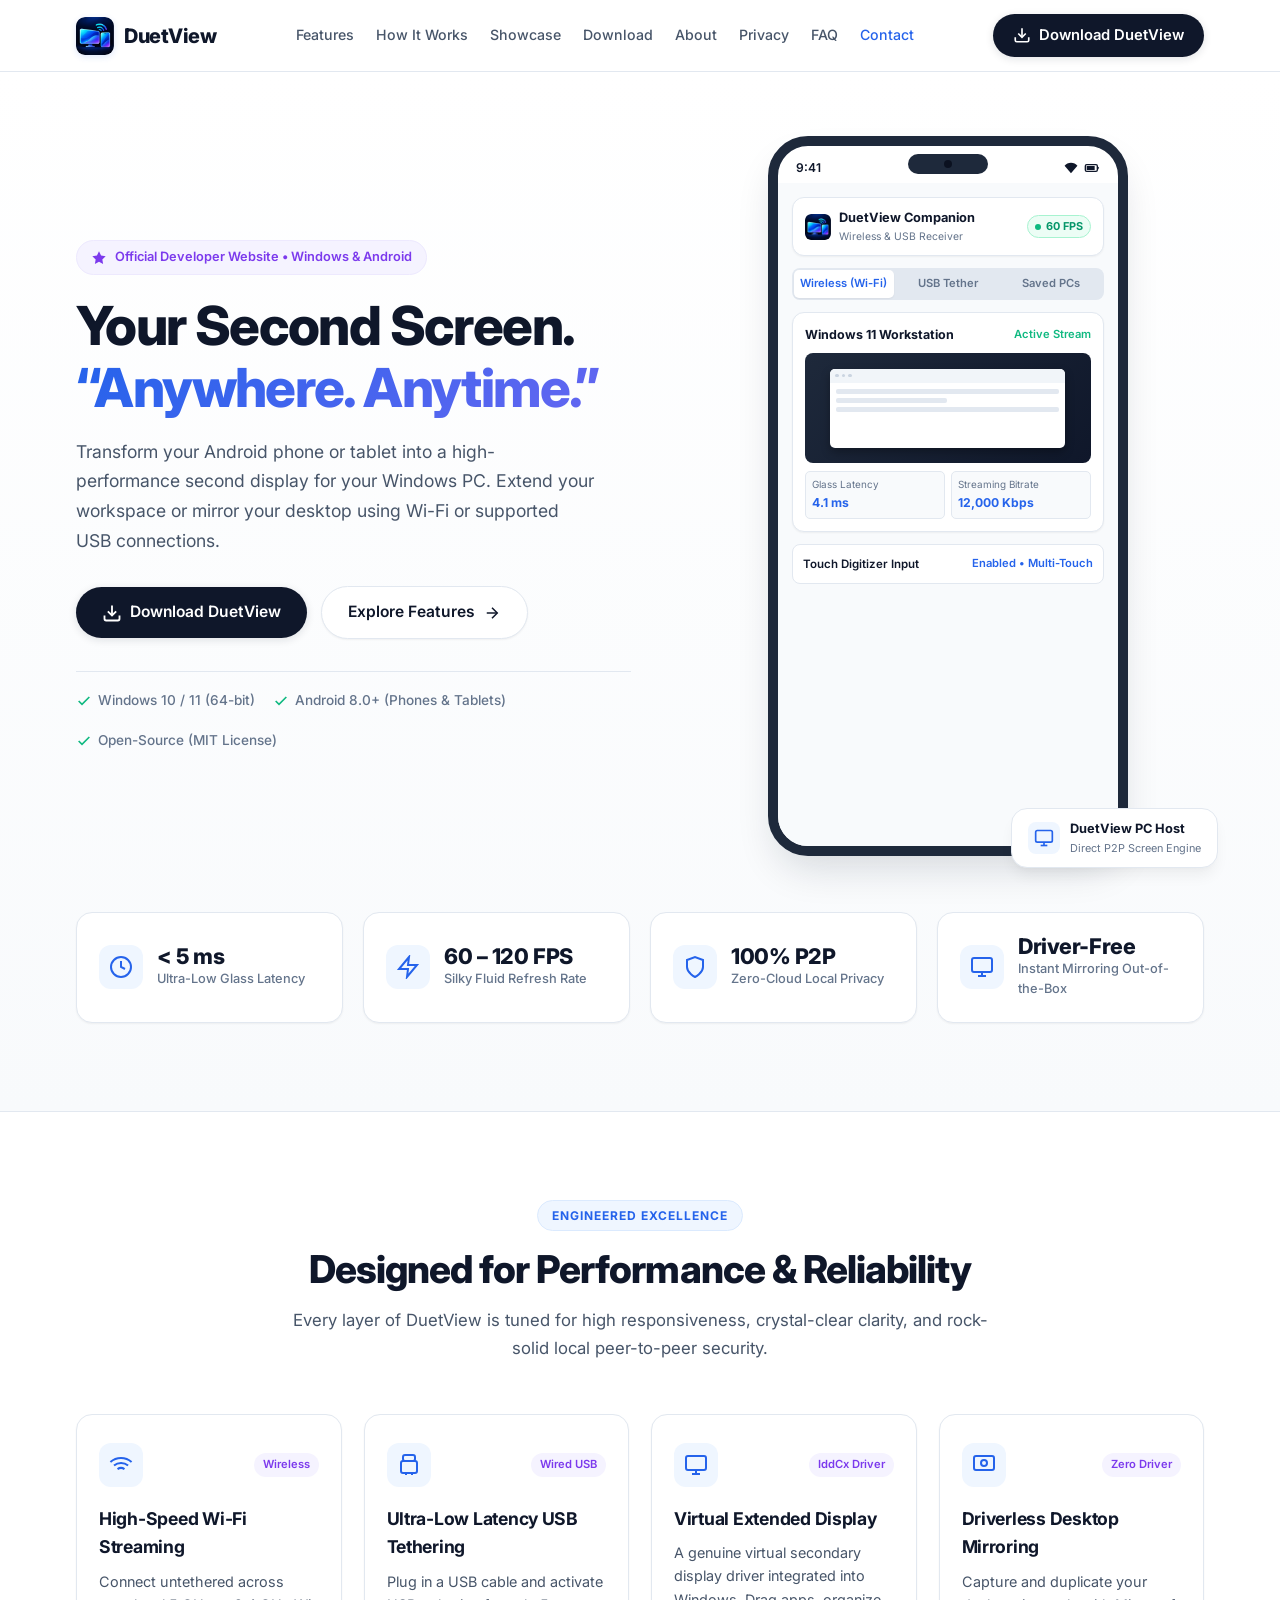
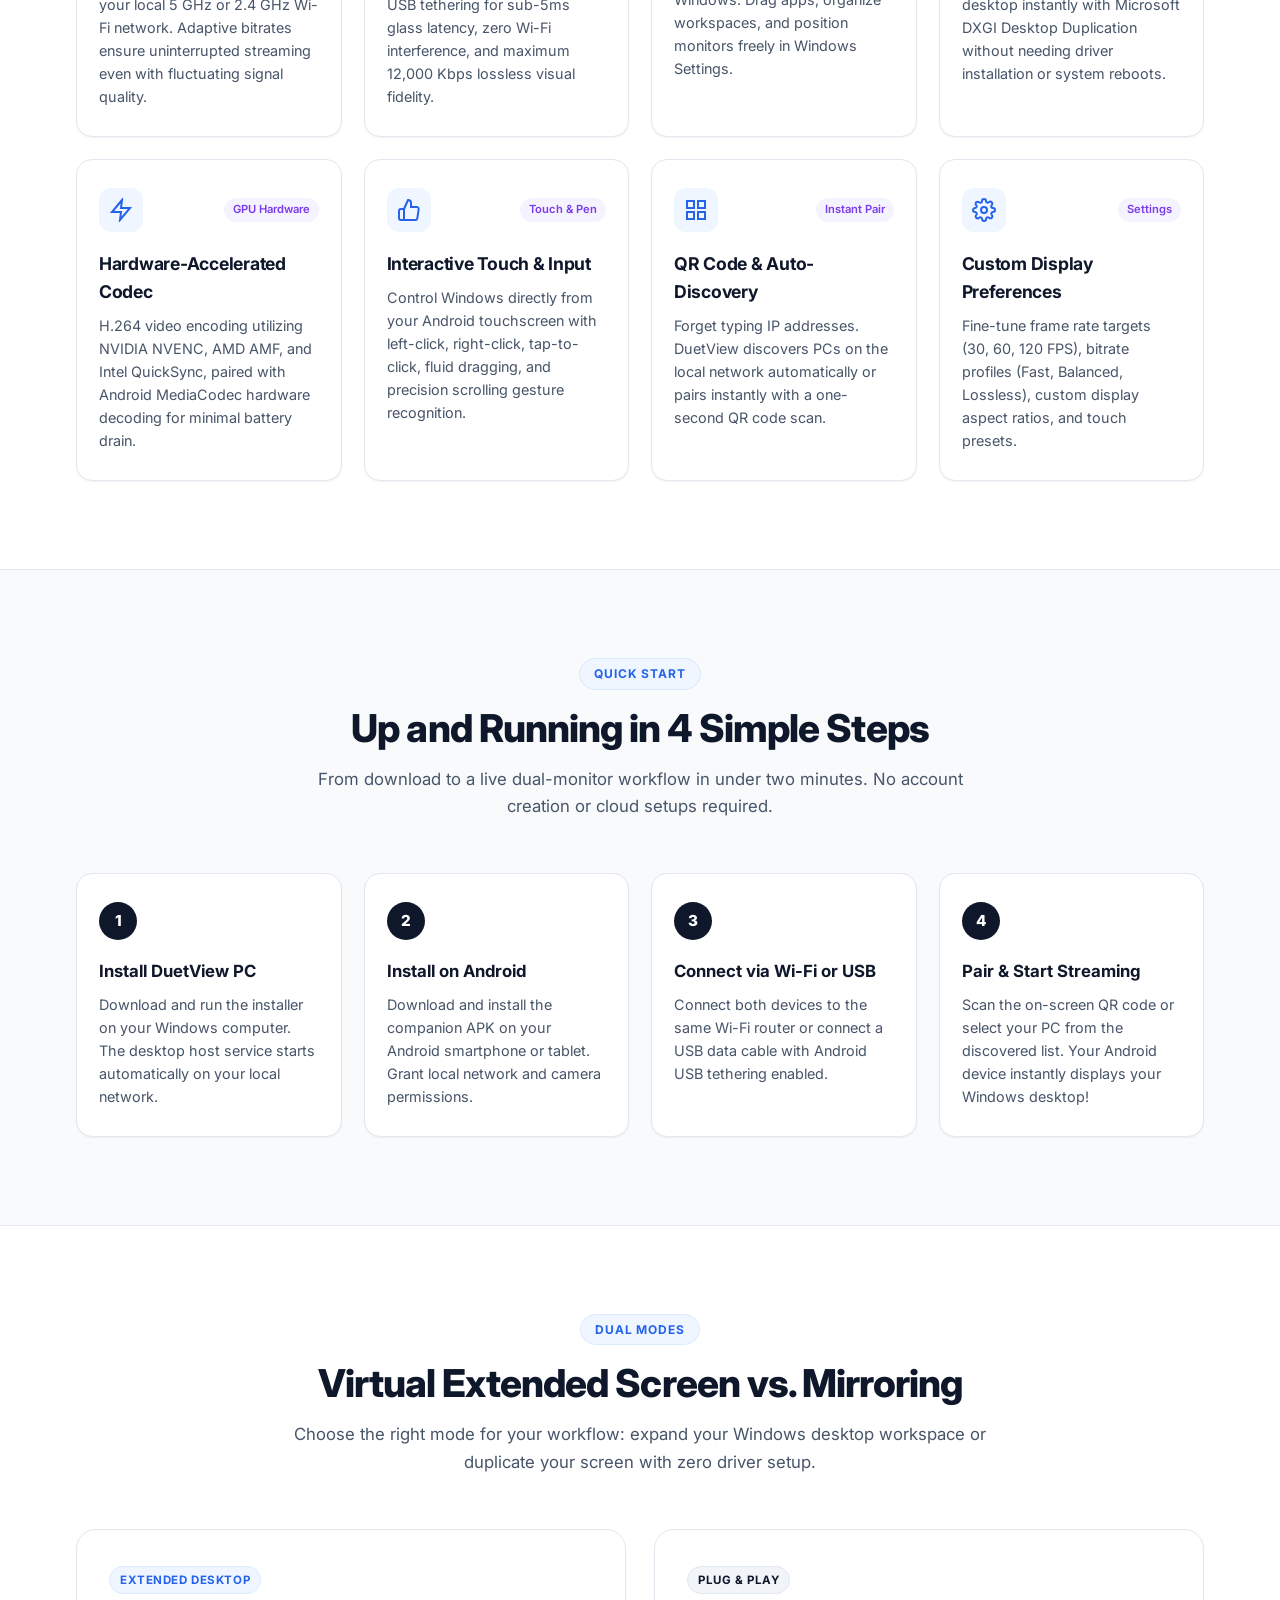
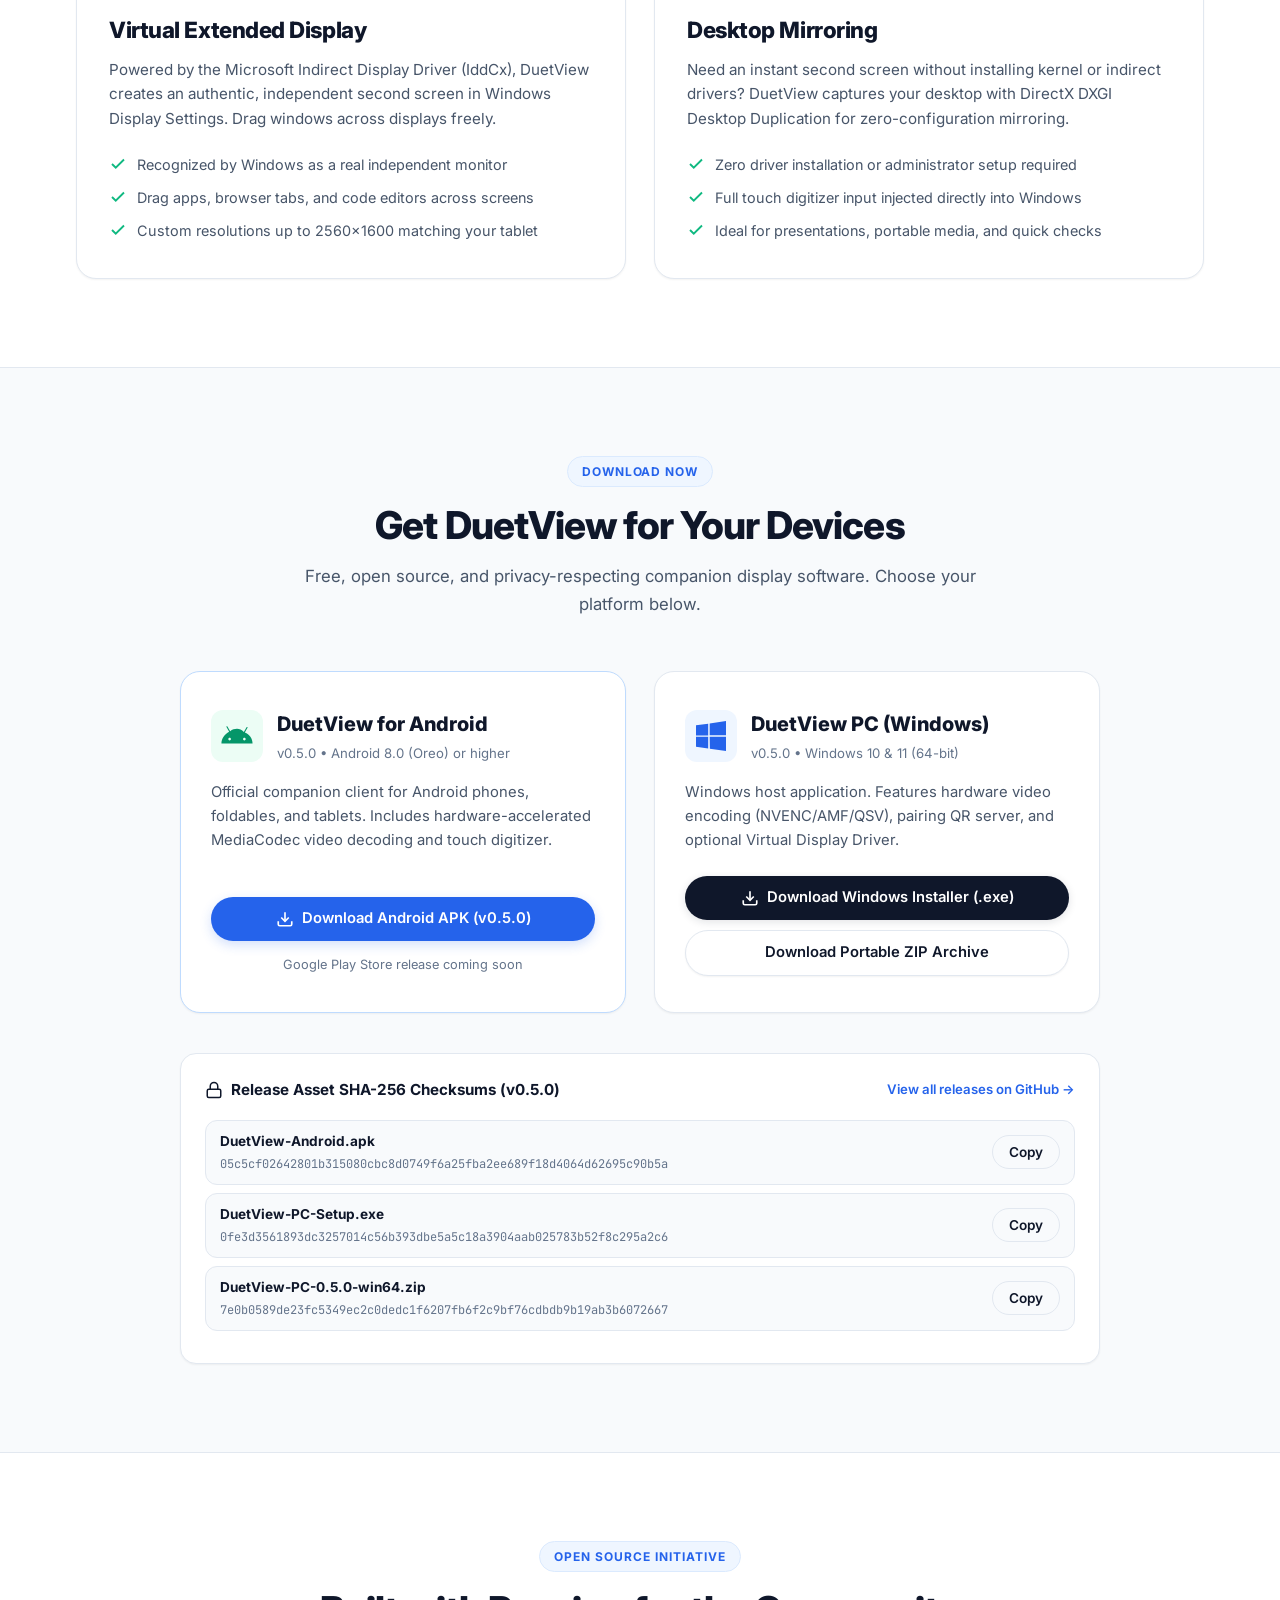
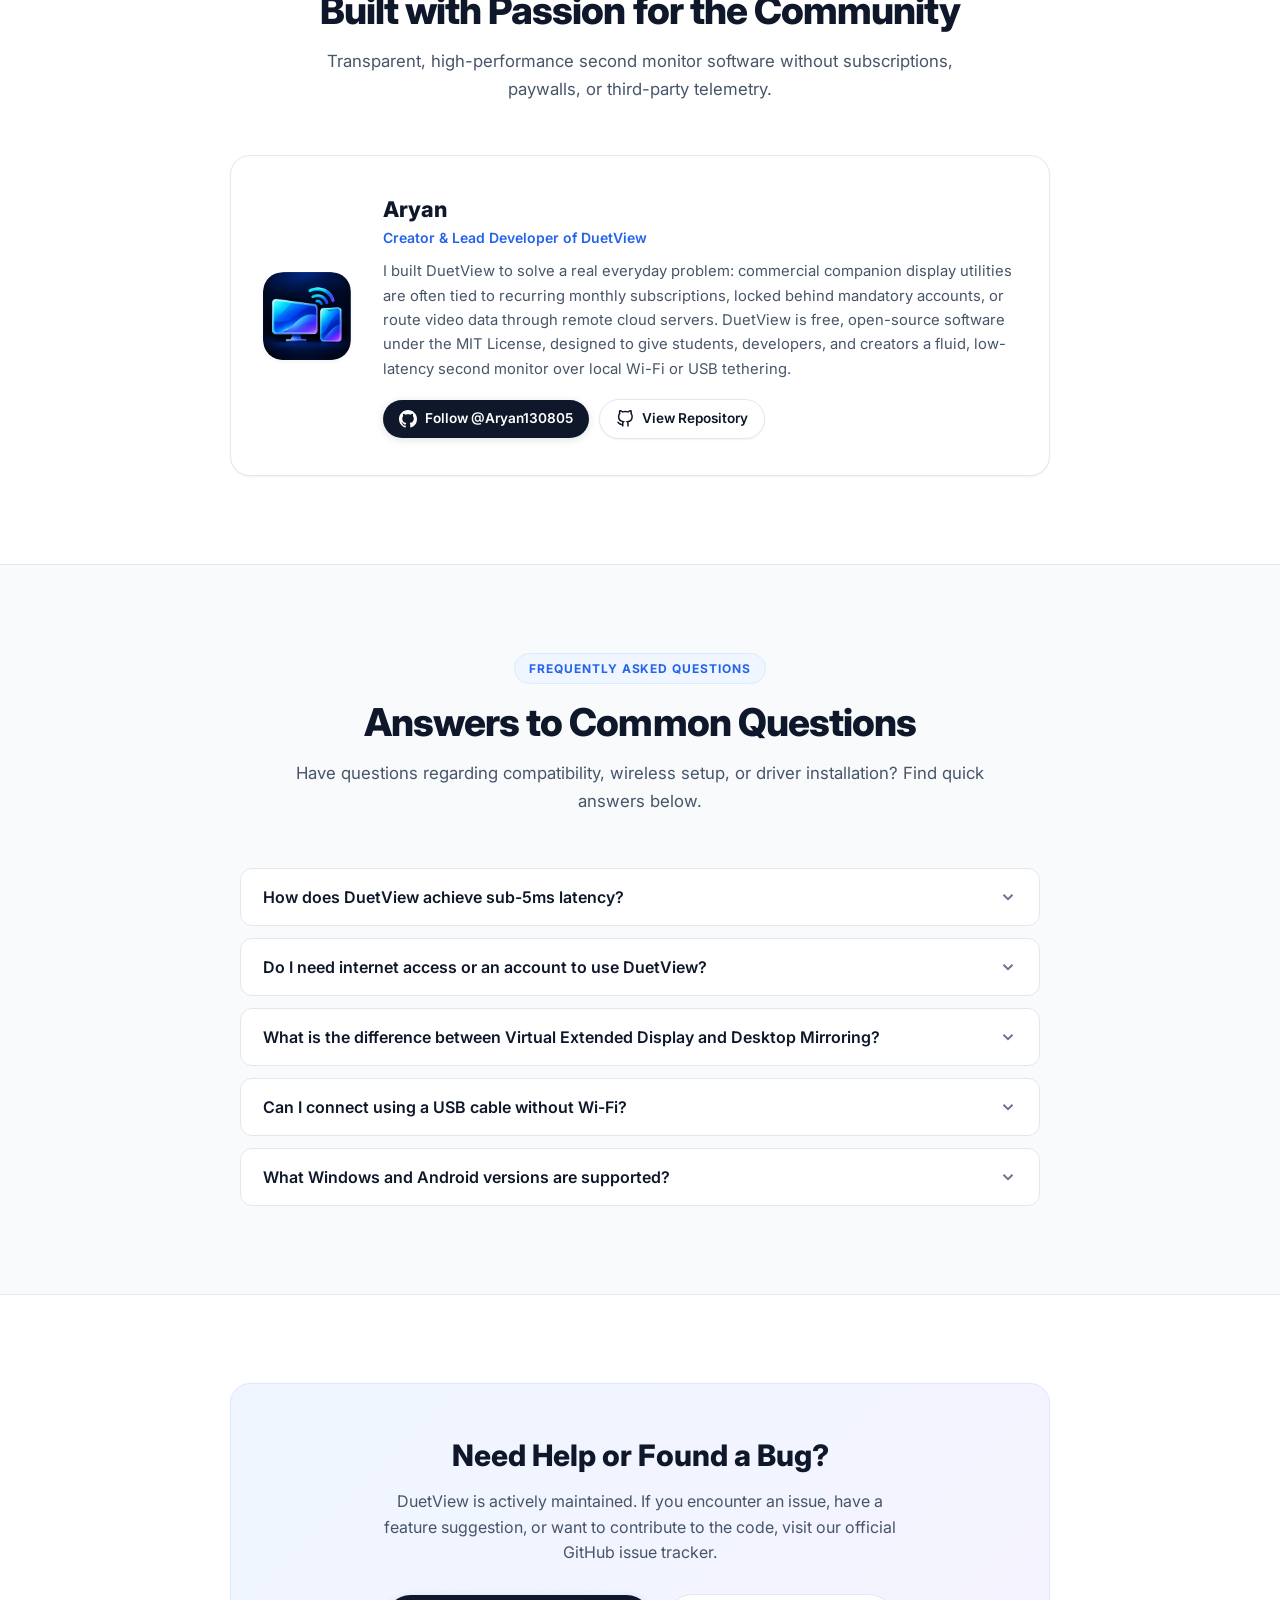
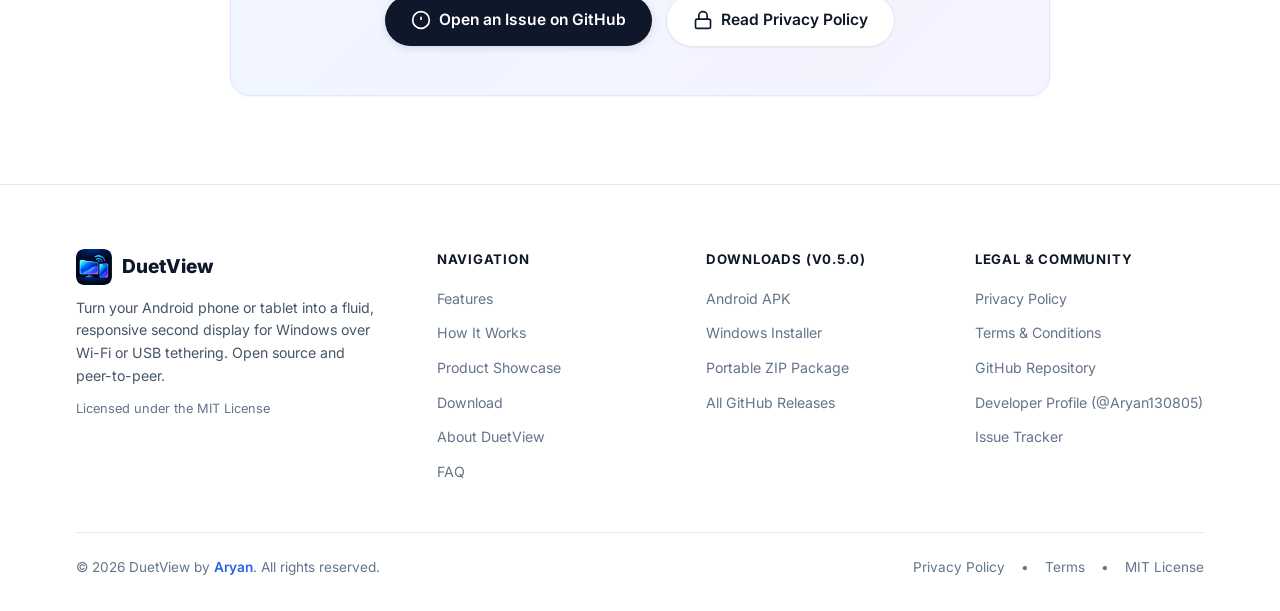
<file: index.html>
<!DOCTYPE html>
<html lang="en">

<head>
  <meta charset="UTF-8">
  <meta name="google-site-verification" content="3c7aRgMmt-HcUs_Q8w-qkExxg9jPZW0eGsirkVVnmHs" />
  <meta name="viewport" content="width=device-width, initial-scale=1.0">
  <title>DuetView — Your Second Screen. Anywhere. Anytime.</title>
  <meta name="description"
    content="DuetView transforms your Android phone or tablet into a high-performance second monitor for your Windows PC over Wi-Fi or USB tethering. 100% peer-to-peer, zero-cloud data, open source.">
  <meta name="keywords"
    content="DuetView, second display, second monitor, Android monitor, Windows extended display, portable monitor, low latency streaming, IddCx driver, peer-to-peer screen share">
  <meta name="author" content="Aryan (@Aryan130805)">

  <!-- Open Graph / Meta -->
  <meta property="og:type" content="website">
  <meta property="og:url" content="https://duet-view.vercel.app/">
  <meta property="og:title" content="DuetView — Your Second Screen. Anywhere. Anytime.">
  <meta property="og:description"
    content="Transform your Android phone or tablet into a high-performance second display for your Windows PC. Sub-5ms latency, peer-to-peer, zero cloud relay.">
  <meta property="og:image" content="assets/website/images/duetview_icon.png">

  <!-- Favicon -->
  <link rel="icon" type="image/x-icon" href="favicon.ico">
  <link rel="icon" type="image/png" href="favicon.png">
  <link rel="apple-touch-icon" href="assets/website/images/duetview_icon.png">

  <!-- Google Fonts: Inter & JetBrains Mono -->
  <link rel="preconnect" href="https://fonts.googleapis.com">
  <link rel="preconnect" href="https://fonts.gstatic.com" crossorigin>
  <link
    href="https://fonts.googleapis.com/css2?family=Inter:wght@400;500;600;700;800&family=JetBrains+Mono:wght@400;500;600&display=swap"
    rel="stylesheet">

  <!-- Stylesheet (Cache-Busted v3.1) -->
  <link rel="stylesheet" href="assets/website/css/style.css?v=3.1">
</head>

<body>

  <!-- =====================================================================
       1. NAVIGATION BAR (Three-Zone Horizontal Layout - Never Wraps)
       ===================================================================== -->
  <nav class="navbar" id="navbar">
    <div class="nav-container">
      <!-- Left: Brand Logo & Title (Single Line) -->
      <a href="#" class="nav-brand" aria-label="DuetView Home">
        <img src="assets/website/images/duetview_icon.png" alt="DuetView Logo" class="brand-logo" width="38"
          height="38">
        <span class="brand-name">DuetView</span>
      </a>

      <!-- Center: Navigation Links -->
      <ul class="nav-menu" id="nav-menu">
        <li class="nav-item"><a href="#features" class="nav-link">Features</a></li>
        <li class="nav-item"><a href="#how-it-works" class="nav-link">How It Works</a></li>
        <li class="nav-item"><a href="#showcase" class="nav-link">Showcase</a></li>
        <li class="nav-item"><a href="#download" class="nav-link">Download</a></li>
        <li class="nav-item"><a href="#about" class="nav-link">About</a></li>
        <li class="nav-item"><a href="privacy.html" class="nav-link">Privacy</a></li>
        <li class="nav-item"><a href="#faq" class="nav-link">FAQ</a></li>
        <li class="nav-item"><a href="#contact" class="nav-link">Contact</a></li>
        <li class="nav-item mobile-cta-item">
          <a href="#download" class="btn btn-primary btn-block">
            <svg width="18" height="18" viewBox="0 0 24 24" fill="none" stroke="currentColor" stroke-width="2.2">
              <path d="M21 15v4a2 2 0 0 1-2 2H5a2 2 0 0 1-2-2v-4"></path>
              <polyline points="7 10 12 15 17 10"></polyline>
              <line x1="12" y1="15" x2="12" y2="3"></line>
            </svg>
            <span>Download DuetView</span>
          </a>
        </li>
      </ul>

      <!-- Right: Primary Action Button & Hamburger Toggle -->
      <div class="nav-actions">
        <a href="#download" class="btn btn-primary nav-cta-desktop">
          <svg width="18" height="18" viewBox="0 0 24 24" fill="none" stroke="currentColor" stroke-width="2.2">
            <path d="M21 15v4a2 2 0 0 1-2 2H5a2 2 0 0 1-2-2v-4"></path>
            <polyline points="7 10 12 15 17 10"></polyline>
            <line x1="12" y1="15" x2="12" y2="3"></line>
          </svg>
          <span>Download DuetView</span>
        </a>
        <button class="hamburger" id="hamburger" aria-label="Toggle navigation menu" aria-expanded="false">
          <span class="bar"></span>
          <span class="bar"></span>
          <span class="bar"></span>
        </button>
      </div>
    </div>
  </nav>

  <!-- =====================================================================
       2. HERO SECTION (Spacious Two-Column Layout)
       ===================================================================== -->
  <header class="hero-section" id="home">
    <div class="section-container">
      <div class="hero-grid">
        <!-- Left Column: Content -->
        <div class="hero-content">
          <div class="pill-badge">
            <svg width="16" height="16" viewBox="0 0 24 24" fill="currentColor">
              <path
                d="M12 2L15.09 8.26L22 9.27L17 14.14L18.18 21.02L12 17.77L5.82 21.02L7 14.14L2 9.27L8.91 8.26L12 2Z" />
            </svg>
            <span>Official Developer Website &bull; Windows &amp; Android</span>
          </div>

          <h1 class="hero-title">
            Your Second Screen.<br>
            <span class="quote-accent">&ldquo;Anywhere. Anytime.&rdquo;</span>
          </h1>

          <p class="hero-desc">
            Transform your Android phone or tablet into a high-performance second display for your Windows PC. Extend
            your workspace or mirror your desktop using Wi-Fi or supported USB connections.
          </p>

          <div class="hero-cta-group">
            <a href="#download" class="btn btn-primary btn-lg">
              <svg width="20" height="20" viewBox="0 0 24 24" fill="none" stroke="currentColor" stroke-width="2.2">
                <path d="M21 15v4a2 2 0 0 1-2 2H5a2 2 0 0 1-2-2v-4"></path>
                <polyline points="7 10 12 15 17 10"></polyline>
                <line x1="12" y1="15" x2="12" y2="3"></line>
              </svg>
              <span>Download DuetView</span>
            </a>
            <a href="#features" class="btn btn-secondary btn-lg">
              <span>Explore Features</span>
              <svg width="18" height="18" viewBox="0 0 24 24" fill="none" stroke="currentColor" stroke-width="2">
                <line x1="5" y1="12" x2="19" y2="12"></line>
                <polyline points="12 5 19 12 12 19"></polyline>
              </svg>
            </a>
          </div>

          <!-- Compatibility Bar -->
          <div class="hero-compat-row">
            <div class="compat-item">
              <svg width="16" height="16" viewBox="0 0 24 24" fill="none" stroke="currentColor" stroke-width="2.5">
                <polyline points="20 6 9 17 4 12"></polyline>
              </svg>
              <span>Windows 10 / 11 (64-bit)</span>
            </div>
            <div class="compat-item">
              <svg width="16" height="16" viewBox="0 0 24 24" fill="none" stroke="currentColor" stroke-width="2.5">
                <polyline points="20 6 9 17 4 12"></polyline>
              </svg>
              <span>Android 8.0+ (Phones &amp; Tablets)</span>
            </div>
            <div class="compat-item">
              <svg width="16" height="16" viewBox="0 0 24 24" fill="none" stroke="currentColor" stroke-width="2.5">
                <polyline points="20 6 9 17 4 12"></polyline>
              </svg>
              <span>Open-Source (MIT License)</span>
            </div>
          </div>
        </div>

        <!-- Right Column: Realistic Android & Windows Device Mockup -->
        <div class="hero-visual-wrapper">
          <div class="device-frame-phone">
            <!-- Camera Punch-Hole Pill -->
            <div class="device-notch">
              <div class="notch-camera"></div>
            </div>

            <!-- Phone Status Bar -->
            <div class="phone-status-bar">
              <span>9:41</span>
              <div style="display: flex; gap: 6px; align-items: center;">
                <svg width="14" height="14" viewBox="0 0 24 24" fill="currentColor">
                  <path d="M12 3C7.5 3 3.7 4.9 1 8L12 21L23 8C20.3 4.9 16.5 3 12 3Z" />
                </svg>
                <svg width="16" height="16" viewBox="0 0 24 24" fill="currentColor">
                  <rect x="2" y="7" width="18" height="10" rx="2" fill="none" stroke="currentColor" stroke-width="2" />
                  <path d="M4 9H16V15H4V9Z" />
                  <rect x="20" y="10" width="2" height="4" rx="1" />
                </svg>
              </div>
            </div>

            <!-- Phone App Interior -->
            <div class="phone-screen-content">
              <!-- App Top Bar -->
              <div class="app-mockup-header">
                <div class="mockup-brand">
                  <img src="assets/website/images/duetview_icon.png" alt="Icon" class="mockup-logo-img">
                  <div>
                    <div class="mockup-app-title">DuetView Companion</div>
                    <div style="font-size: 0.65rem; color: #64748b;">Wireless &amp; USB Receiver</div>
                  </div>
                </div>
                <div class="status-pill-green">
                  <span class="pulse-dot"></span>
                  <span>60 FPS</span>
                </div>
              </div>

              <!-- Mode Selection Tabs -->
              <div class="mockup-tabs">
                <div class="mockup-tab active">Wireless (Wi-Fi)</div>
                <div class="mockup-tab">USB Tether</div>
                <div class="mockup-tab">Saved PCs</div>
              </div>

              <!-- Stream Display Card -->
              <div class="mockup-stream-card">
                <div class="stream-card-head">
                  <span class="stream-target-name">Windows 11 Workstation</span>
                  <span style="font-size: 0.7rem; color: #10b981; font-weight: 600;">Active Stream</span>
                </div>

                <!-- Simulated Desktop Canvas -->
                <div class="stream-canvas-preview">
                  <div class="mini-desktop-window">
                    <div class="mini-window-bar">
                      <span class="mini-dot"></span>
                      <span class="mini-dot"></span>
                      <span class="mini-dot"></span>
                    </div>
                    <div class="mini-window-body">
                      <div class="mini-skeleton-line"></div>
                      <div class="mini-skeleton-line short"></div>
                      <div class="mini-skeleton-line"></div>
                    </div>
                  </div>
                </div>

                <!-- Stream Telemetry -->
                <div class="stream-telemetry-row">
                  <div class="telemetry-mini-pill">
                    <span class="telemetry-mini-label">Glass Latency</span>
                    <span class="telemetry-mini-val">4.1 ms</span>
                  </div>
                  <div class="telemetry-mini-pill">
                    <span class="telemetry-mini-label">Streaming Bitrate</span>
                    <span class="telemetry-mini-val">12,000 Kbps</span>
                  </div>
                </div>
              </div>

              <!-- Quick Control Bar inside Phone -->
              <div
                style="background: #ffffff; border: 1px solid #e2e8f0; border-radius: 8px; padding: 10px; display: flex; justify-content: space-between; align-items: center;">
                <span style="font-size: 0.72rem; font-weight: 600; color: #0f172a;">Touch Digitizer Input</span>
                <span style="font-size: 0.7rem; color: #2563eb; font-weight: 600;">Enabled &bull; Multi-Touch</span>
              </div>
            </div>
          </div>

          <!-- Floating Laptop Indicator Badge -->
          <div class="laptop-accent-badge">
            <div class="laptop-icon-wrap">
              <svg width="20" height="20" viewBox="0 0 24 24" fill="none" stroke="currentColor" stroke-width="2">
                <rect x="2" y="3" width="20" height="14" rx="2"></rect>
                <line x1="8" y1="21" x2="16" y2="21"></line>
                <line x1="12" y1="17" x2="12" y2="21"></line>
              </svg>
            </div>
            <div class="laptop-badge-text">
              <h4>DuetView PC Host</h4>
              <p>Direct P2P Screen Engine</p>
            </div>
          </div>
        </div>
      </div>

      <!-- Telemetry Stats Row -->
      <div class="metrics-row">
        <div class="metric-card">
          <div class="metric-icon-box">
            <svg width="24" height="24" viewBox="0 0 24 24" fill="none" stroke="currentColor" stroke-width="2">
              <circle cx="12" cy="12" r="10"></circle>
              <polyline points="12 6 12 12 16 14"></polyline>
            </svg>
          </div>
          <div>
            <div class="metric-val">&lt; 5 ms</div>
            <div class="metric-label">Ultra-Low Glass Latency</div>
          </div>
        </div>

        <div class="metric-card">
          <div class="metric-icon-box">
            <svg width="24" height="24" viewBox="0 0 24 24" fill="none" stroke="currentColor" stroke-width="2">
              <polygon points="13 2 3 14 12 14 11 22 21 10 12 10 13 2"></polygon>
            </svg>
          </div>
          <div>
            <div class="metric-val">60 – 120 FPS</div>
            <div class="metric-label">Silky Fluid Refresh Rate</div>
          </div>
        </div>

        <div class="metric-card">
          <div class="metric-icon-box">
            <svg width="24" height="24" viewBox="0 0 24 24" fill="none" stroke="currentColor" stroke-width="2">
              <path d="M12 22s8-4 8-10V5l-8-3-8 3v7c0 6 8 10 8 10z"></path>
            </svg>
          </div>
          <div>
            <div class="metric-val">100% P2P</div>
            <div class="metric-label">Zero-Cloud Local Privacy</div>
          </div>
        </div>

        <div class="metric-card">
          <div class="metric-icon-box">
            <svg width="24" height="24" viewBox="0 0 24 24" fill="none" stroke="currentColor" stroke-width="2">
              <rect x="2" y="3" width="20" height="14" rx="2"></rect>
              <line x1="8" y1="21" x2="16" y2="21"></line>
              <line x1="12" y1="17" x2="12" y2="21"></line>
            </svg>
          </div>
          <div>
            <div class="metric-val">Driver-Free</div>
            <div class="metric-label">Instant Mirroring Out-of-the-Box</div>
          </div>
        </div>
      </div>
    </div>
  </header>

  <!-- =====================================================================
       3. FEATURES SECTION (8 Light Modern Cards)
       ===================================================================== -->
  <section class="section-block" id="features">
    <div class="section-container">
      <div class="section-header text-center">
        <span class="section-tag">ENGINEERED EXCELLENCE</span>
        <h2 class="section-title">Designed for Performance &amp; Reliability</h2>
        <p class="section-subtitle">
          Every layer of DuetView is tuned for high responsiveness, crystal-clear clarity, and rock-solid local
          peer-to-peer security.
        </p>
      </div>

      <div class="features-grid">
        <!-- Feature 1 -->
        <div class="feature-card">
          <div class="feature-card-header">
            <div class="feature-icon-wrapper">
              <svg width="24" height="24" viewBox="0 0 24 24" fill="none" stroke="currentColor" stroke-width="2">
                <path d="M5 12.55a11 11 0 0 1 14.08 0"></path>
                <path d="M1.42 9a16 16 0 0 1 21.16 0"></path>
                <path d="M8.53 16.11a6 6 0 0 1 6.95 0"></path>
                <line x1="12" y1="20" x2="12.01" y2="20"></line>
              </svg>
            </div>
            <span class="feature-tag-pill">Wireless</span>
          </div>
          <h3 class="feature-title">High-Speed Wi-Fi Streaming</h3>
          <p class="feature-desc">Connect untethered across your local 5 GHz or 2.4 GHz Wi-Fi network. Adaptive bitrates
            ensure uninterrupted streaming even with fluctuating signal quality.</p>
        </div>

        <!-- Feature 2 -->
        <div class="feature-card">
          <div class="feature-card-header">
            <div class="feature-icon-wrapper">
              <svg width="24" height="24" viewBox="0 0 24 24" fill="none" stroke="currentColor" stroke-width="2">
                <rect x="6" y="2" width="12" height="6" rx="2"></rect>
                <rect x="4" y="8" width="16" height="12" rx="2"></rect>
                <line x1="9" y1="20" x2="9" y2="22"></line>
                <line x1="15" y1="20" x2="15" y2="22"></line>
              </svg>
            </div>
            <span class="feature-tag-pill">Wired USB</span>
          </div>
          <h3 class="feature-title">Ultra-Low Latency USB Tethering</h3>
          <p class="feature-desc">Plug in a USB cable and activate USB tethering for sub-5ms glass latency, zero Wi-Fi
            interference, and maximum 12,000 Kbps lossless visual fidelity.</p>
        </div>

        <!-- Feature 3 -->
        <div class="feature-card">
          <div class="feature-card-header">
            <div class="feature-icon-wrapper">
              <svg width="24" height="24" viewBox="0 0 24 24" fill="none" stroke="currentColor" stroke-width="2">
                <rect x="2" y="3" width="20" height="14" rx="2"></rect>
                <line x1="8" y1="21" x2="16" y2="21"></line>
                <line x1="12" y1="17" x2="12" y2="21"></line>
              </svg>
            </div>
            <span class="feature-tag-pill">IddCx Driver</span>
          </div>
          <h3 class="feature-title">Virtual Extended Display</h3>
          <p class="feature-desc">A genuine virtual secondary display driver integrated into Windows. Drag apps,
            organize workspaces, and position monitors freely in Windows Settings.</p>
        </div>

        <!-- Feature 4 -->
        <div class="feature-card">
          <div class="feature-card-header">
            <div class="feature-icon-wrapper">
              <svg width="24" height="24" viewBox="0 0 24 24" fill="none" stroke="currentColor" stroke-width="2">
                <rect x="2" y="3" width="20" height="14" rx="2"></rect>
                <circle cx="12" cy="10" r="3"></circle>
              </svg>
            </div>
            <span class="feature-tag-pill">Zero Driver</span>
          </div>
          <h3 class="feature-title">Driverless Desktop Mirroring</h3>
          <p class="feature-desc">Capture and duplicate your desktop instantly with Microsoft DXGI Desktop Duplication
            without needing driver installation or system reboots.</p>
        </div>

        <!-- Feature 5 -->
        <div class="feature-card">
          <div class="feature-card-header">
            <div class="feature-icon-wrapper">
              <svg width="24" height="24" viewBox="0 0 24 24" fill="none" stroke="currentColor" stroke-width="2">
                <polygon points="13 2 3 14 12 14 11 22 21 10 12 10 13 2"></polygon>
              </svg>
            </div>
            <span class="feature-tag-pill">GPU Hardware</span>
          </div>
          <h3 class="feature-title">Hardware-Accelerated Codec</h3>
          <p class="feature-desc">H.264 video encoding utilizing NVIDIA NVENC, AMD AMF, and Intel QuickSync, paired with
            Android MediaCodec hardware decoding for minimal battery drain.</p>
        </div>

        <!-- Feature 6 -->
        <div class="feature-card">
          <div class="feature-card-header">
            <div class="feature-icon-wrapper">
              <svg width="24" height="24" viewBox="0 0 24 24" fill="none" stroke="currentColor" stroke-width="2">
                <path
                  d="M14 9V5a3 3 0 0 0-3-3l-4 9v11h11.28a2 2 0 0 0 2-1.7l1.38-9a2 2 0 0 0-2-2.3zM7 22H4a2 2 0 0 1-2-2v-7a2 2 0 0 1 2-2h3">
                </path>
              </svg>
            </div>
            <span class="feature-tag-pill">Touch &amp; Pen</span>
          </div>
          <h3 class="feature-title">Interactive Touch &amp; Input</h3>
          <p class="feature-desc">Control Windows directly from your Android touchscreen with left-click, right-click,
            tap-to-click, fluid dragging, and precision scrolling gesture recognition.</p>
        </div>

        <!-- Feature 7 -->
        <div class="feature-card">
          <div class="feature-card-header">
            <div class="feature-icon-wrapper">
              <svg width="24" height="24" viewBox="0 0 24 24" fill="none" stroke="currentColor" stroke-width="2">
                <rect x="3" y="3" width="7" height="7"></rect>
                <rect x="14" y="3" width="7" height="7"></rect>
                <rect x="14" y="14" width="7" height="7"></rect>
                <rect x="3" y="14" width="7" height="7"></rect>
              </svg>
            </div>
            <span class="feature-tag-pill">Instant Pair</span>
          </div>
          <h3 class="feature-title">QR Code &amp; Auto-Discovery</h3>
          <p class="feature-desc">Forget typing IP addresses. DuetView discovers PCs on the local network automatically
            or pairs instantly with a one-second QR code scan.</p>
        </div>

        <!-- Feature 8 -->
        <div class="feature-card">
          <div class="feature-card-header">
            <div class="feature-icon-wrapper">
              <svg width="24" height="24" viewBox="0 0 24 24" fill="none" stroke="currentColor" stroke-width="2">
                <circle cx="12" cy="12" r="3"></circle>
                <path
                  d="M19.4 15a1.65 1.65 0 0 0 .33 1.82l.06.06a2 2 0 0 1 0 2.83 2 2 0 0 1-2.83 0l-.06-.06a1.65 1.65 0 0 0-1.82-.33 1.65 1.65 0 0 0-1 1.51V21a2 2 0 0 1-2 2 2 2 0 0 1-2-2v-.09A1.65 1.65 0 0 0 9 19.4a1.65 1.65 0 0 0-1.82.33l-.06.06a2 2 0 0 1-2.83 0 2 2 0 0 1 0-2.83l.06-.06a1.65 1.65 0 0 0 .33-1.82 1.65 1.65 0 0 0-1.51-1H3a2 2 0 0 1-2-2 2 2 0 0 1 2-2h.09A1.65 1.65 0 0 0 4.6 9a1.65 1.65 0 0 0-.33-1.82l-.06-.06a2 2 0 0 1 0-2.83 2 2 0 0 1 2.83 0l.06.06a1.65 1.65 0 0 0 1.82.33H9a1.65 1.65 0 0 0 1-1.51V3a2 2 0 0 1 2-2 2 2 0 0 1 2 2v.09a1.65 1.65 0 0 0 1 1.51 1.65 1.65 0 0 0 1.82-.33l.06-.06a2 2 0 0 1 2.83 0 2 2 0 0 1 0 2.83l-.06.06a1.65 1.65 0 0 0-.33 1.82V9a1.65 1.65 0 0 0 1.51 1H21a2 2 0 0 1 2 2 2 2 0 0 1-2 2h-.09a1.65 1.65 0 0 0-1.51 1z">
                </path>
              </svg>
            </div>
            <span class="feature-tag-pill">Settings</span>
          </div>
          <h3 class="feature-title">Custom Display Preferences</h3>
          <p class="feature-desc">Fine-tune frame rate targets (30, 60, 120 FPS), bitrate profiles (Fast, Balanced,
            Lossless), custom display aspect ratios, and touch presets.</p>
        </div>
      </div>
    </div>
  </section>

  <!-- =====================================================================
       4. HOW IT WORKS SECTION (4-Step Clean Roadmap)
       ===================================================================== -->
  <section class="section-block bg-subtle" id="how-it-works">
    <div class="section-container">
      <div class="section-header text-center">
        <span class="section-tag">QUICK START</span>
        <h2 class="section-title">Up and Running in 4 Simple Steps</h2>
        <p class="section-subtitle">
          From download to a live dual-monitor workflow in under two minutes. No account creation or cloud setups
          required.
        </p>
      </div>

      <div class="steps-grid">
        <div class="step-card">
          <div class="step-num-badge">1</div>
          <h3 class="step-title">Install DuetView PC</h3>
          <p class="step-desc">Download and run the installer on your Windows computer. The desktop host service starts
            automatically on your local network.</p>
        </div>

        <div class="step-card">
          <div class="step-num-badge">2</div>
          <h3 class="step-title">Install on Android</h3>
          <p class="step-desc">Download and install the companion APK on your Android smartphone or tablet. Grant local
            network and camera permissions.</p>
        </div>

        <div class="step-card">
          <div class="step-num-badge">3</div>
          <h3 class="step-title">Connect via Wi-Fi or USB</h3>
          <p class="step-desc">Connect both devices to the same Wi-Fi router or connect a USB data cable with Android
            USB tethering enabled.</p>
        </div>

        <div class="step-card">
          <div class="step-num-badge">4</div>
          <h3 class="step-title">Pair &amp; Start Streaming</h3>
          <p class="step-desc">Scan the on-screen QR code or select your PC from the discovered list. Your Android
            device instantly displays your Windows desktop!</p>
        </div>
      </div>
    </div>
  </section>

  <!-- =====================================================================
       5. PRODUCT SHOWCASE COMPARISON SECTION
       ===================================================================== -->
  <section class="section-block" id="showcase">
    <div class="section-container">
      <div class="section-header text-center">
        <span class="section-tag">DUAL MODES</span>
        <h2 class="section-title">Virtual Extended Screen vs. Mirroring</h2>
        <p class="section-subtitle">
          Choose the right mode for your workflow: expand your Windows desktop workspace or duplicate your screen with
          zero driver setup.
        </p>
      </div>

      <div class="showcase-dual-grid">
        <!-- Showcase Card 1 -->
        <div class="showcase-card">
          <span class="showcase-badge primary-tag">Extended Desktop</span>
          <h3 class="showcase-heading">Virtual Extended Display</h3>
          <p class="showcase-text">
            Powered by the Microsoft Indirect Display Driver (IddCx), DuetView creates an authentic, independent second
            screen in Windows Display Settings. Drag windows across displays freely.
          </p>
          <ul class="showcase-checklist">
            <li>
              <svg width="18" height="18" viewBox="0 0 24 24" fill="none" stroke="currentColor" stroke-width="2.5">
                <polyline points="20 6 9 17 4 12"></polyline>
              </svg>
              <span>Recognized by Windows as a real independent monitor</span>
            </li>
            <li>
              <svg width="18" height="18" viewBox="0 0 24 24" fill="none" stroke="currentColor" stroke-width="2.5">
                <polyline points="20 6 9 17 4 12"></polyline>
              </svg>
              <span>Drag apps, browser tabs, and code editors across screens</span>
            </li>
            <li>
              <svg width="18" height="18" viewBox="0 0 24 24" fill="none" stroke="currentColor" stroke-width="2.5">
                <polyline points="20 6 9 17 4 12"></polyline>
              </svg>
              <span>Custom resolutions up to 2560x1600 matching your tablet</span>
            </li>
          </ul>
        </div>

        <!-- Showcase Card 2 -->
        <div class="showcase-card">
          <span class="showcase-badge neutral-tag">Plug &amp; Play</span>
          <h3 class="showcase-heading">Desktop Mirroring</h3>
          <p class="showcase-text">
            Need an instant second screen without installing kernel or indirect drivers? DuetView captures your desktop
            with DirectX DXGI Desktop Duplication for zero-configuration mirroring.
          </p>
          <ul class="showcase-checklist">
            <li>
              <svg width="18" height="18" viewBox="0 0 24 24" fill="none" stroke="currentColor" stroke-width="2.5">
                <polyline points="20 6 9 17 4 12"></polyline>
              </svg>
              <span>Zero driver installation or administrator setup required</span>
            </li>
            <li>
              <svg width="18" height="18" viewBox="0 0 24 24" fill="none" stroke="currentColor" stroke-width="2.5">
                <polyline points="20 6 9 17 4 12"></polyline>
              </svg>
              <span>Full touch digitizer input injected directly into Windows</span>
            </li>
            <li>
              <svg width="18" height="18" viewBox="0 0 24 24" fill="none" stroke="currentColor" stroke-width="2.5">
                <polyline points="20 6 9 17 4 12"></polyline>
              </svg>
              <span>Ideal for presentations, portable media, and quick checks</span>
            </li>
          </ul>
        </div>
      </div>
    </div>
  </section>

  <!-- =====================================================================
       6. DOWNLOAD SECTION (Two Clear Cards)
       ===================================================================== -->
  <section class="section-block bg-subtle" id="download">
    <div class="section-container">
      <div class="section-header text-center">
        <span class="section-tag">DOWNLOAD NOW</span>
        <h2 class="section-title">Get DuetView for Your Devices</h2>
        <p class="section-subtitle">
          Free, open source, and privacy-respecting companion display software. Choose your platform below.
        </p>
      </div>

      <div class="download-dual-grid">
        <!-- Android Card -->
        <div class="download-card highlight">
          <div class="download-card-header">
            <div class="platform-icon-wrap android">
              <svg width="32" height="32" viewBox="0 0 24 24" fill="currentColor">
                <path
                  d="M17.523 15.3414c-.5511 0-.9993-.4486-.9993-.9997s.4482-.9993.9993-.9993c.551 0 .9993.4482.9993.9993.0001.5511-.4483.9997-.9993.9997m-11.046 0c-.5511 0-.9993-.4486-.9993-.9997s.4482-.9993.9993-.9993c.5511 0 .9993.4482.9993.9993 0 .5511-.4482.9997-.9993.9997m11.4045-6.02l1.9973-3.4592a.416.416 0 00-.1521-.5676.416.416 0 00-.5676.1521l-2.0223 3.503C15.5902 7.2433 13.8533 6.64 12 6.64s-3.5902.6033-5.1367 1.7097L4.841 4.8467a.416.416 0 00-.5677-.1521.4157.4157 0 00-.152.5676l1.9972 3.4592C2.6889 10.5738.3333 13.8533.3333 17.6667h23.3334c0-3.8134-2.3556-7.0929-5.7867-8.3453" />
              </svg>
            </div>
            <div>
              <h3 class="dl-card-title">DuetView for Android</h3>
              <span class="dl-card-meta">v0.5.0 &bull; Android 8.0 (Oreo) or higher</span>
            </div>
          </div>
          <p class="dl-card-desc">
            Official companion client for Android phones, foldables, and tablets. Includes hardware-accelerated
            MediaCodec video decoding and touch digitizer.
          </p>
          <div class="dl-card-actions">
            <a href="https://github.com/Aryan130805/DuetView/releases/download/v0.5.0/DuetView-Android.apk"
              class="btn btn-primary-blue btn-block">
              <svg width="18" height="18" viewBox="0 0 24 24" fill="none" stroke="currentColor" stroke-width="2.2">
                <path d="M21 15v4a2 2 0 0 1-2 2H5a2 2 0 0 1-2-2v-4"></path>
                <polyline points="7 10 12 15 17 10"></polyline>
                <line x1="12" y1="15" x2="12" y2="3"></line>
              </svg>
              <span>Download Android APK (v0.5.0)</span>
            </a>
            <div style="font-size: 0.8rem; color: #64748b; text-align: center; margin-top: 4px;">
              Google Play Store release coming soon
            </div>
          </div>
        </div>

        <!-- Windows Card -->
        <div class="download-card">
          <div class="download-card-header">
            <div class="platform-icon-wrap windows">
              <svg width="30" height="30" viewBox="0 0 24 24" fill="currentColor">
                <path
                  d="M0 3.449L9.75 2.1v9.451H0m10.949-9.602L24 0v11.4H10.949M0 12.6h9.75v9.451L0 20.699M10.949 12.6H24V24l-12.9-1.801" />
              </svg>
            </div>
            <div>
              <h3 class="dl-card-title">DuetView PC (Windows)</h3>
              <span class="dl-card-meta">v0.5.0 &bull; Windows 10 &amp; 11 (64-bit)</span>
            </div>
          </div>
          <p class="dl-card-desc">
            Windows host application. Features hardware video encoding (NVENC/AMF/QSV), pairing QR server, and optional
            Virtual Display Driver.
          </p>
          <div class="dl-card-actions">
            <a href="https://github.com/Aryan130805/DuetView/releases/download/v0.5.0/DuetView-PC-Setup.exe"
              class="btn btn-primary btn-block">
              <svg width="18" height="18" viewBox="0 0 24 24" fill="none" stroke="currentColor" stroke-width="2.2">
                <path d="M21 15v4a2 2 0 0 1-2 2H5a2 2 0 0 1-2-2v-4"></path>
                <polyline points="7 10 12 15 17 10"></polyline>
                <line x1="12" y1="15" x2="12" y2="3"></line>
              </svg>
              <span>Download Windows Installer (.exe)</span>
            </a>
            <a href="https://github.com/Aryan130805/DuetView/releases/download/v0.5.0/DuetView-PC-0.5.0-win64.zip"
              class="btn btn-secondary btn-block">
              <span>Download Portable ZIP Archive</span>
            </a>
          </div>
        </div>
      </div>

      <!-- Cryptographic Checksum Box -->
      <div class="checksum-panel">
        <div class="checksum-panel-header">
          <div class="checksum-panel-title">
            <svg width="18" height="18" viewBox="0 0 24 24" fill="none" stroke="currentColor" stroke-width="2">
              <rect x="3" y="11" width="18" height="11" rx="2" ry="2"></rect>
              <path d="M7 11V7a5 5 0 0 1 10 0v4"></path>
            </svg>
            <span>Release Asset SHA-256 Checksums (v0.5.0)</span>
          </div>
          <a href="https://github.com/Aryan130805/DuetView/releases" target="_blank" rel="noopener noreferrer"
            style="font-size: 0.825rem; color: var(--primary); font-weight: 600;">
            View all releases on GitHub &rarr;
          </a>
        </div>

        <!-- Android APK -->
        <div class="checksum-item-row">
          <div class="checksum-item-info">
            <span class="checksum-filename">DuetView-Android.apk</span>
            <code class="checksum-hash-code">05c5cf02642801b315080cbc8d0749f6a25fba2ee689f18d4064d62695c90b5a</code>
          </div>
          <button class="btn btn-outline btn-sm copy-checksum-btn"
            data-checksum="05c5cf02642801b315080cbc8d0749f6a25fba2ee689f18d4064d62695c90b5a">Copy</button>
        </div>

        <!-- Windows Setup -->
        <div class="checksum-item-row">
          <div class="checksum-item-info">
            <span class="checksum-filename">DuetView-PC-Setup.exe</span>
            <code class="checksum-hash-code">0fe3d3561893dc3257014c56b393dbe5a5c18a3904aab025783b52f8c295a2c6</code>
          </div>
          <button class="btn btn-outline btn-sm copy-checksum-btn"
            data-checksum="0fe3d3561893dc3257014c56b393dbe5a5c18a3904aab025783b52f8c295a2c6">Copy</button>
        </div>

        <!-- Windows Portable -->
        <div class="checksum-item-row">
          <div class="checksum-item-info">
            <span class="checksum-filename">DuetView-PC-0.5.0-win64.zip</span>
            <code class="checksum-hash-code">7e0b0589de23fc5349ec2c0dedc1f6207fb6f2c9bf76cdbdb9b19ab3b6072667</code>
          </div>
          <button class="btn btn-outline btn-sm copy-checksum-btn"
            data-checksum="7e0b0589de23fc5349ec2c0dedc1f6207fb6f2c9bf76cdbdb9b19ab3b6072667">Copy</button>
        </div>
      </div>
    </div>
  </section>

  <!-- =====================================================================
       7. ABOUT & OPEN SOURCE SECTION
       ===================================================================== -->
  <section class="section-block" id="about">
    <div class="section-container">
      <div class="section-header text-center">
        <span class="section-tag">OPEN SOURCE INITIATIVE</span>
        <h2 class="section-title">Built with Passion for the Community</h2>
        <p class="section-subtitle">
          Transparent, high-performance second monitor software without subscriptions, paywalls, or third-party
          telemetry.
        </p>
      </div>

      <div class="developer-profile-card">
        <img src="assets/website/images/duetview_icon.png" alt="Developer Avatar" class="dev-avatar-img">
        <div class="dev-content">
          <h3 class="dev-name">Aryan</h3>
          <span class="dev-role">Creator &amp; Lead Developer of DuetView</span>
          <p class="dev-bio">
            I built DuetView to solve a real everyday problem: commercial companion display utilities are often tied to
            recurring monthly subscriptions, locked behind mandatory accounts, or route video data through remote cloud
            servers. DuetView is free, open-source software under the MIT License, designed to give students,
            developers, and creators a fluid, low-latency second monitor over local Wi-Fi or USB tethering.
          </p>
          <div class="dev-btn-group">
            <a href="https://github.com/Aryan130805" target="_blank" rel="noopener noreferrer"
              class="btn btn-primary btn-sm">
              <svg width="18" height="18" viewBox="0 0 24 24" fill="currentColor">
                <path
                  d="M12 0C5.37 0 0 5.37 0 12c0 5.31 3.435 9.795 8.205 11.385.6.105.825-.255.825-.57 0-.285-.015-1.23-.015-2.235-3.015.555-3.795-.735-4.035-1.41-.135-.345-.72-1.41-1.23-1.695-.42-.225-1.02-.78-.015-.795.945-.015 1.62.87 1.845 1.23 1.08 1.815 2.805 1.305 3.495.99.105-.78.42-1.305.765-1.605-2.67-.3-5.46-1.335-5.46-5.925 0-1.305.465-2.385 1.23-3.225-.12-.3-.54-1.53.12-3.18 0 0 1.005-.315 3.3 1.23.96-.27 1.98-.405 3-.405s2.04.135 3 .405c2.295-1.56 3.3-1.23 3.3-1.23.66 1.65.24 2.88.12 3.18.765.84 1.23 1.905 1.23 3.225 0 4.605-2.805 5.625-5.475 5.925.435.375.81 1.095.81 2.22 0 1.605-.015 2.895-.015 3.3 0 .315.225.69.825.57A12.02 12.02 0 0 0 24 12c0-6.63-5.37-12-12-12z" />
              </svg>
              <span>Follow @Aryan130805</span>
            </a>
            <a href="https://github.com/Aryan130805/DuetView" target="_blank" rel="noopener noreferrer"
              class="btn btn-secondary btn-sm">
              <svg width="18" height="18" viewBox="0 0 24 24" fill="none" stroke="currentColor" stroke-width="2">
                <path
                  d="M9 19c-5 1.5-5-2.5-7-3m14 6v-3.87a3.37 3.37 0 0 0-.94-2.61c3.14-.35 6.44-1.54 6.44-7A5.44 5.44 0 0 0 20 4.77 5.07 5.07 0 0 0 19.91 1S18.73.65 16 2.48a13.38 13.38 0 0 0-7 0C6.27.65 5.09 1 5.09 1A5.07 5.07 0 0 0 5 4.77a5.44 5.44 0 0 0-1.5 3.78c0 5.42 3.3 6.61 6.44 7A3.37 3.37 0 0 0 9 18.13V22">
                </path>
              </svg>
              <span>View Repository</span>
            </a>
          </div>
        </div>
      </div>
    </div>
  </section>

  <!-- =====================================================================
       8. FAQ SECTION (Clean Accordion)
       ===================================================================== -->
  <section class="section-block bg-subtle" id="faq">
    <div class="section-container">
      <div class="section-header text-center">
        <span class="section-tag">FREQUENTLY ASKED QUESTIONS</span>
        <h2 class="section-title">Answers to Common Questions</h2>
        <p class="section-subtitle">
          Have questions regarding compatibility, wireless setup, or driver installation? Find quick answers below.
        </p>
      </div>

      <div class="faq-wrapper">
        <!-- Q1 -->
        <div class="faq-item">
          <button class="faq-question" aria-expanded="false">
            <span>How does DuetView achieve sub-5ms latency?</span>
            <span class="faq-chevron"><svg width="18" height="18" viewBox="0 0 24 24" fill="none" stroke="currentColor"
                stroke-width="2.5">
                <polyline points="6 9 12 15 18 9"></polyline>
              </svg></span>
          </button>
          <div class="faq-answer">
            <div class="faq-answer-inner">
              DuetView captures desktop frames via Microsoft's DirectX Graphics Infrastructure (DXGI) Desktop
              Duplication API. Frames are encoded in real time using dedicated GPU silicon (NVIDIA NVENC, AMD AMF, or
              Intel QuickSync) and transmitted over a lightweight, zero-copy local socket directly to your Android
              device, where they are decoded by hardware via Android's MediaCodec API.
            </div>
          </div>
        </div>

        <!-- Q2 -->
        <div class="faq-item">
          <button class="faq-question" aria-expanded="false">
            <span>Do I need internet access or an account to use DuetView?</span>
            <span class="faq-chevron"><svg width="18" height="18" viewBox="0 0 24 24" fill="none" stroke="currentColor"
                stroke-width="2.5">
                <polyline points="6 9 12 15 18 9"></polyline>
              </svg></span>
          </button>
          <div class="faq-answer">
            <div class="faq-answer-inner">
              <strong>No. Never.</strong> DuetView is strictly a 100% peer-to-peer local application. It operates
              entirely over your local Wi-Fi router or a direct USB tethering cable. Your desktop video feed, touch
              events, and session credentials never leave your local devices and are never transmitted to any external
              server.
            </div>
          </div>
        </div>

        <!-- Q3 -->
        <div class="faq-item">
          <button class="faq-question" aria-expanded="false">
            <span>What is the difference between Virtual Extended Display and Desktop Mirroring?</span>
            <span class="faq-chevron"><svg width="18" height="18" viewBox="0 0 24 24" fill="none" stroke="currentColor"
                stroke-width="2.5">
                <polyline points="6 9 12 15 18 9"></polyline>
              </svg></span>
          </button>
          <div class="faq-answer">
            <div class="faq-answer-inner">
              <strong>Virtual Extended Display</strong> installs an Indirect Display Driver (IddCx) so Windows
              recognizes an independent second monitor, allowing you to drag windows and organize displays.
              <strong>Desktop Mirroring</strong> requires zero drivers; it duplicates your existing primary screen onto
              your Android tablet for presentations or touch control.
            </div>
          </div>
        </div>

        <!-- Q4 -->
        <div class="faq-item">
          <button class="faq-question" aria-expanded="false">
            <span>Can I connect using a USB cable without Wi-Fi?</span>
            <span class="faq-chevron"><svg width="18" height="18" viewBox="0 0 24 24" fill="none" stroke="currentColor"
                stroke-width="2.5">
                <polyline points="6 9 12 15 18 9"></polyline>
              </svg></span>
          </button>
          <div class="faq-answer">
            <div class="faq-answer-inner">
              Yes! Plug your Android device into your Windows PC with a USB cable and enable <strong>USB
                Tethering</strong> in Android Settings. DuetView automatically detects the USB network adapter and
              routes all video streaming over the high-speed wired interface.
            </div>
          </div>
        </div>

        <!-- Q5 -->
        <div class="faq-item">
          <button class="faq-question" aria-expanded="false">
            <span>What Windows and Android versions are supported?</span>
            <span class="faq-chevron"><svg width="18" height="18" viewBox="0 0 24 24" fill="none" stroke="currentColor"
                stroke-width="2.5">
                <polyline points="6 9 12 15 18 9"></polyline>
              </svg></span>
          </button>
          <div class="faq-answer">
            <div class="faq-answer-inner">
              DuetView supports <strong>Windows 10 and Windows 11 (64-bit)</strong> with any modern Intel, AMD, or
              NVIDIA GPU supporting DXGI 1.2+ and H.264 video hardware encoding. On mobile, DuetView supports
              <strong>Android 8.0 (Oreo, API 26) through Android 15</strong> on both phones and tablets.
            </div>
          </div>
        </div>
      </div>
    </div>
  </section>

  <!-- =====================================================================
       9. CONTACT & SUPPORT SECTION
       ===================================================================== -->
  <section class="section-block" id="contact">
    <div class="section-container">
      <div class="contact-cta-card">
        <h2 class="contact-cta-title">Need Help or Found a Bug?</h2>
        <p class="contact-cta-desc">
          DuetView is actively maintained. If you encounter an issue, have a feature suggestion, or want to contribute
          to the code, visit our official GitHub issue tracker.
        </p>
        <div class="contact-cta-actions">
          <a href="https://github.com/Aryan130805/DuetView/issues" target="_blank" rel="noopener noreferrer"
            class="btn btn-primary btn-lg">
            <svg width="20" height="20" viewBox="0 0 24 24" fill="none" stroke="currentColor" stroke-width="2">
              <circle cx="12" cy="12" r="10"></circle>
              <line x1="12" y1="8" x2="12" y2="12"></line>
              <line x1="12" y1="16" x2="12.01" y2="16"></line>
            </svg>
            <span>Open an Issue on GitHub</span>
          </a>
          <a href="privacy.html" class="btn btn-secondary btn-lg">
            <svg width="20" height="20" viewBox="0 0 24 24" fill="none" stroke="currentColor" stroke-width="2">
              <rect x="3" y="11" width="18" height="11" rx="2" ry="2"></rect>
              <path d="M7 11V7a5 5 0 0 1 10 0v4"></path>
            </svg>
            <span>Read Privacy Policy</span>
          </a>
        </div>
      </div>
    </div>
  </section>

  <!-- =====================================================================
       10. FOOTER
       ===================================================================== -->
  <footer class="footer">
    <div class="section-container">
      <div class="footer-grid">
        <!-- Col 1: Brand Info -->
        <div class="footer-brand-wrap">
          <div class="footer-brand-logo-row">
            <img src="assets/website/images/duetview_icon.png" alt="Logo" width="36" height="36"
              style="border-radius: 8px;">
            <span class="footer-brand-name">DuetView</span>
          </div>
          <p class="footer-bio-text">
            Turn your Android phone or tablet into a fluid, responsive second display for Windows over Wi-Fi or USB
            tethering. Open source and peer-to-peer.
          </p>
          <div style="font-size: 0.8rem; color: #64748b;">
            Licensed under the MIT License
          </div>
        </div>

        <!-- Col 2: Navigation Links -->
        <div>
          <h4 class="footer-col-title">Navigation</h4>
          <ul class="footer-link-list">
            <li><a href="#features">Features</a></li>
            <li><a href="#how-it-works">How It Works</a></li>
            <li><a href="#showcase">Product Showcase</a></li>
            <li><a href="#download">Download</a></li>
            <li><a href="#about">About DuetView</a></li>
            <li><a href="#faq">FAQ</a></li>
          </ul>
        </div>

        <!-- Col 3: Downloads -->
        <div>
          <h4 class="footer-col-title">Downloads (v0.5.0)</h4>
          <ul class="footer-link-list">
            <li><a href="https://github.com/Aryan130805/DuetView/releases/download/v0.5.0/DuetView-Android.apk">Android
                APK</a></li>
            <li><a href="https://github.com/Aryan130805/DuetView/releases/download/v0.5.0/DuetView-PC-Setup.exe">Windows
                Installer</a></li>
            <li><a
                href="https://github.com/Aryan130805/DuetView/releases/download/v0.5.0/DuetView-PC-0.5.0-win64.zip">Portable
                ZIP Package</a></li>
            <li><a href="https://github.com/Aryan130805/DuetView/releases" target="_blank" rel="noopener noreferrer">All
                GitHub Releases</a></li>
          </ul>
        </div>

        <!-- Col 4: Legal & Community -->
        <div>
          <h4 class="footer-col-title">Legal &amp; Community</h4>
          <ul class="footer-link-list">
            <li><a href="privacy.html">Privacy Policy</a></li>
            <li><a href="terms.html">Terms &amp; Conditions</a></li>
            <li><a href="https://github.com/Aryan130805/DuetView" target="_blank" rel="noopener noreferrer">GitHub
                Repository</a></li>
            <li><a href="https://github.com/Aryan130805" target="_blank" rel="noopener noreferrer">Developer Profile
                (@Aryan130805)</a></li>
            <li><a href="https://github.com/Aryan130805/DuetView/issues" target="_blank" rel="noopener noreferrer">Issue
                Tracker</a></li>
          </ul>
        </div>
      </div>

      <div class="footer-bottom-bar">
        <div>
          &copy; 2026 DuetView by <a href="https://github.com/Aryan130805" target="_blank" rel="noopener noreferrer"
            style="color: var(--primary); font-weight: 600;">Aryan</a>. All rights reserved.
        </div>
        <div style="display: flex; gap: 16px;">
          <a href="privacy.html">Privacy Policy</a>
          <span>&bull;</span>
          <a href="terms.html">Terms</a>
          <span>&bull;</span>
          <a href="https://github.com/Aryan130805/DuetView/blob/main/LICENSE" target="_blank"
            rel="noopener noreferrer">MIT License</a>
        </div>
      </div>
    </div>
  </footer>

  <!-- Floating Back-to-Top Button -->
  <button class="back-to-top" id="backToTop" aria-label="Scroll back to top">
    <svg width="20" height="20" viewBox="0 0 24 24" fill="none" stroke="currentColor" stroke-width="2.5">
      <polyline points="18 15 12 9 6 15"></polyline>
    </svg>
  </button>

  <!-- JavaScript (Cache-Busted v3.1) -->
  <script src="assets/website/js/main.js?v=3.1"></script>
</body>

</html>
</file>
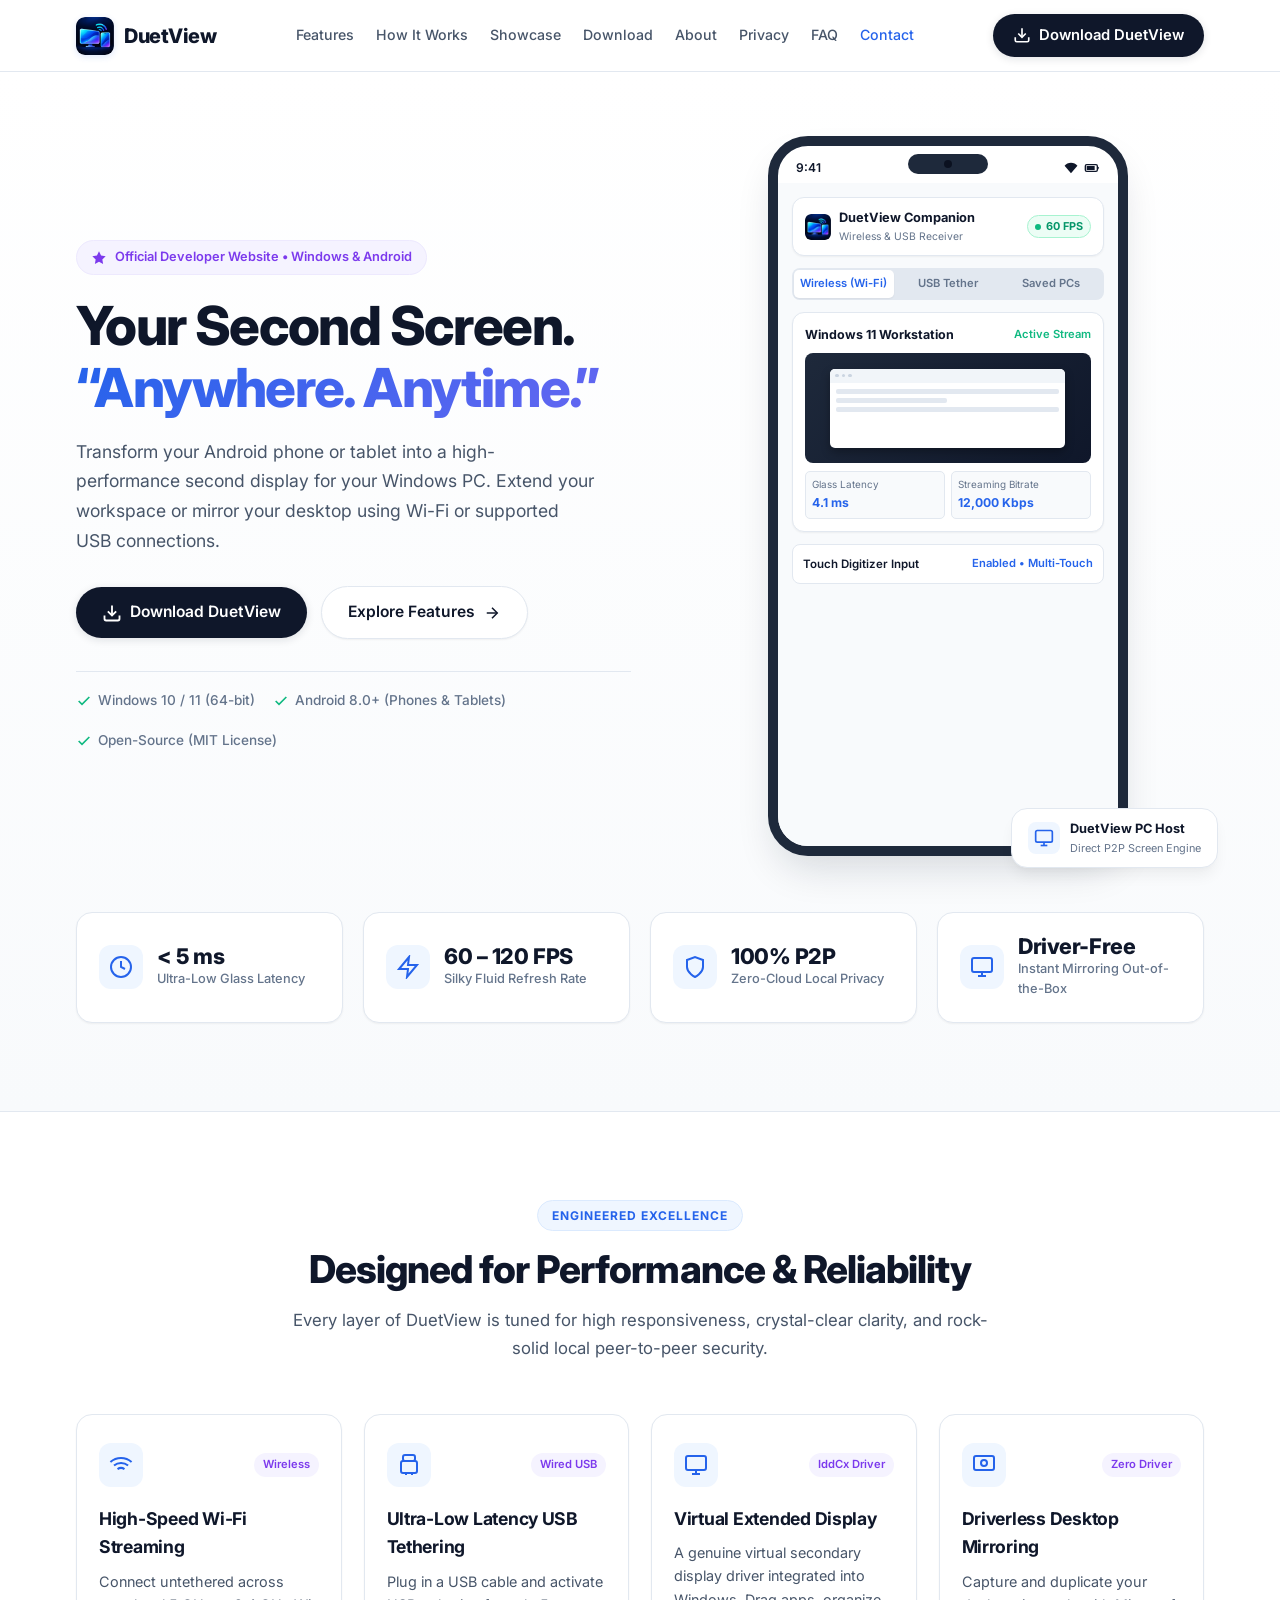
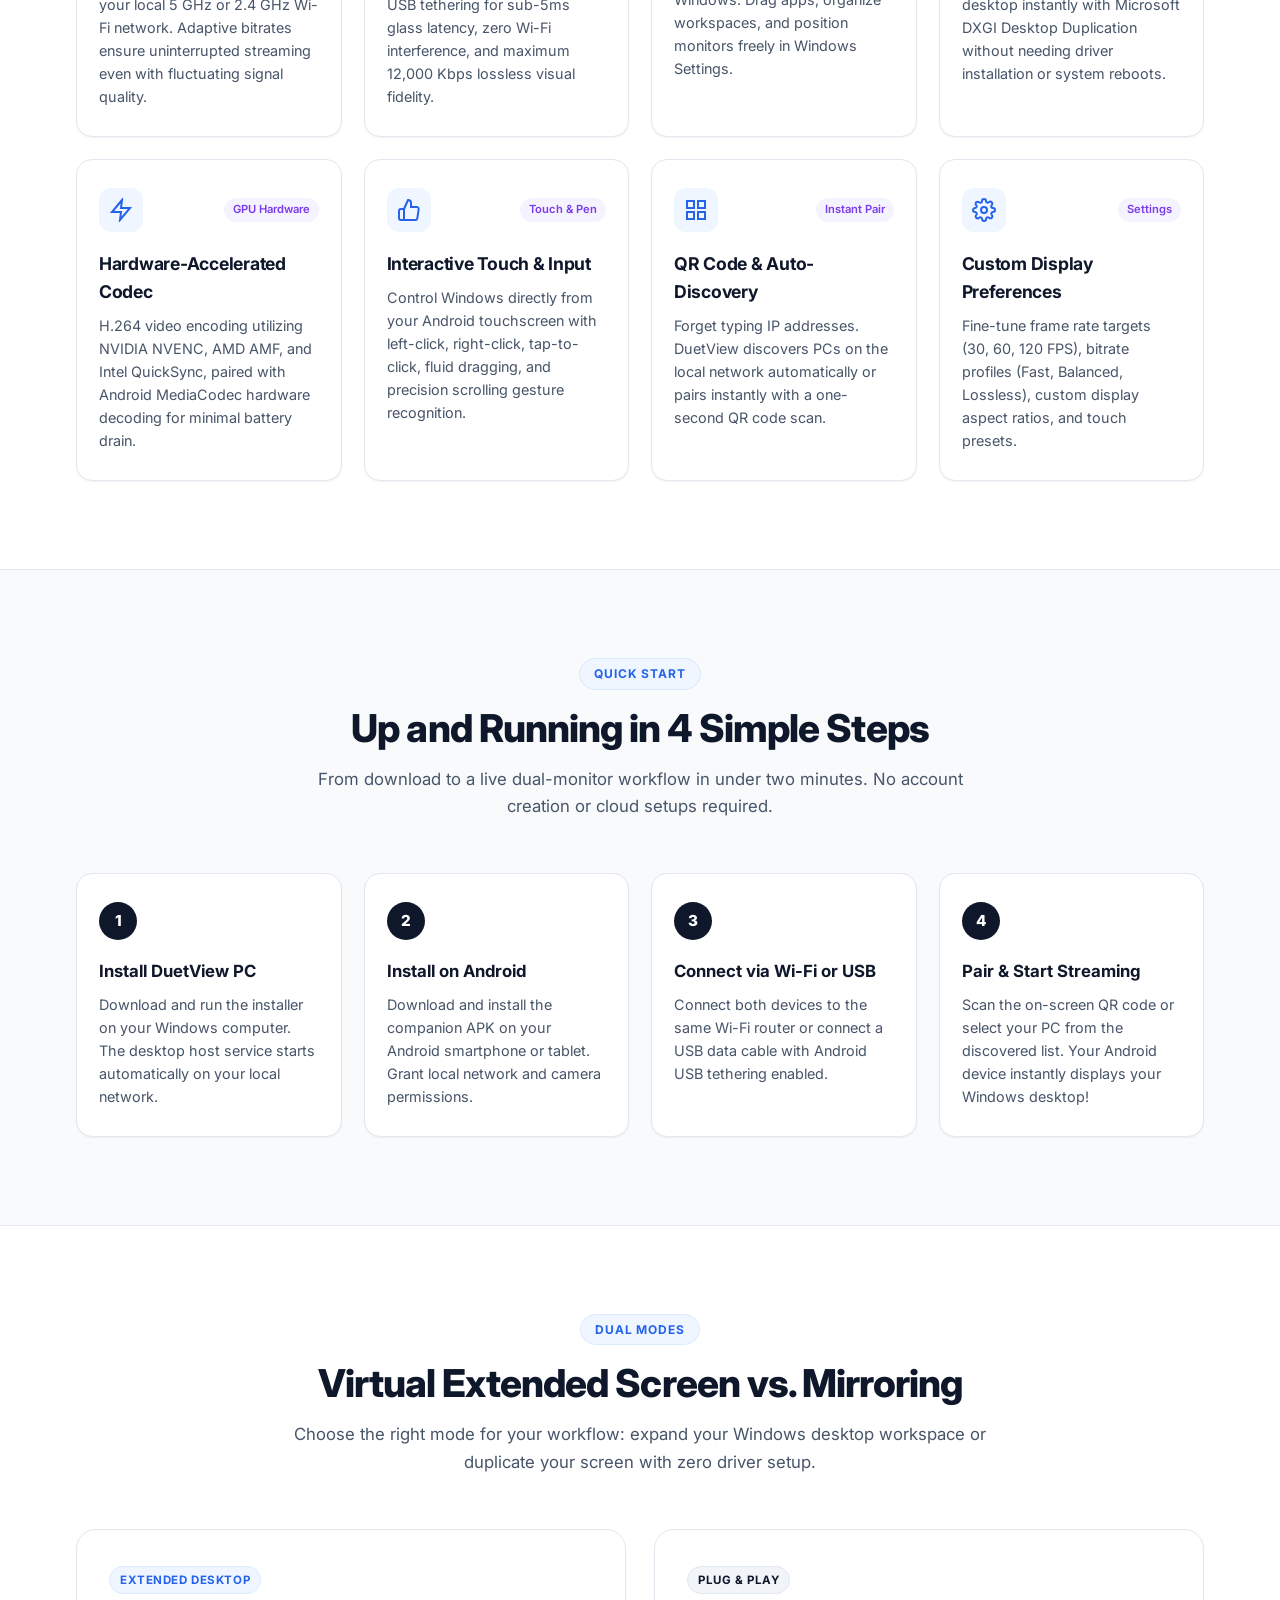
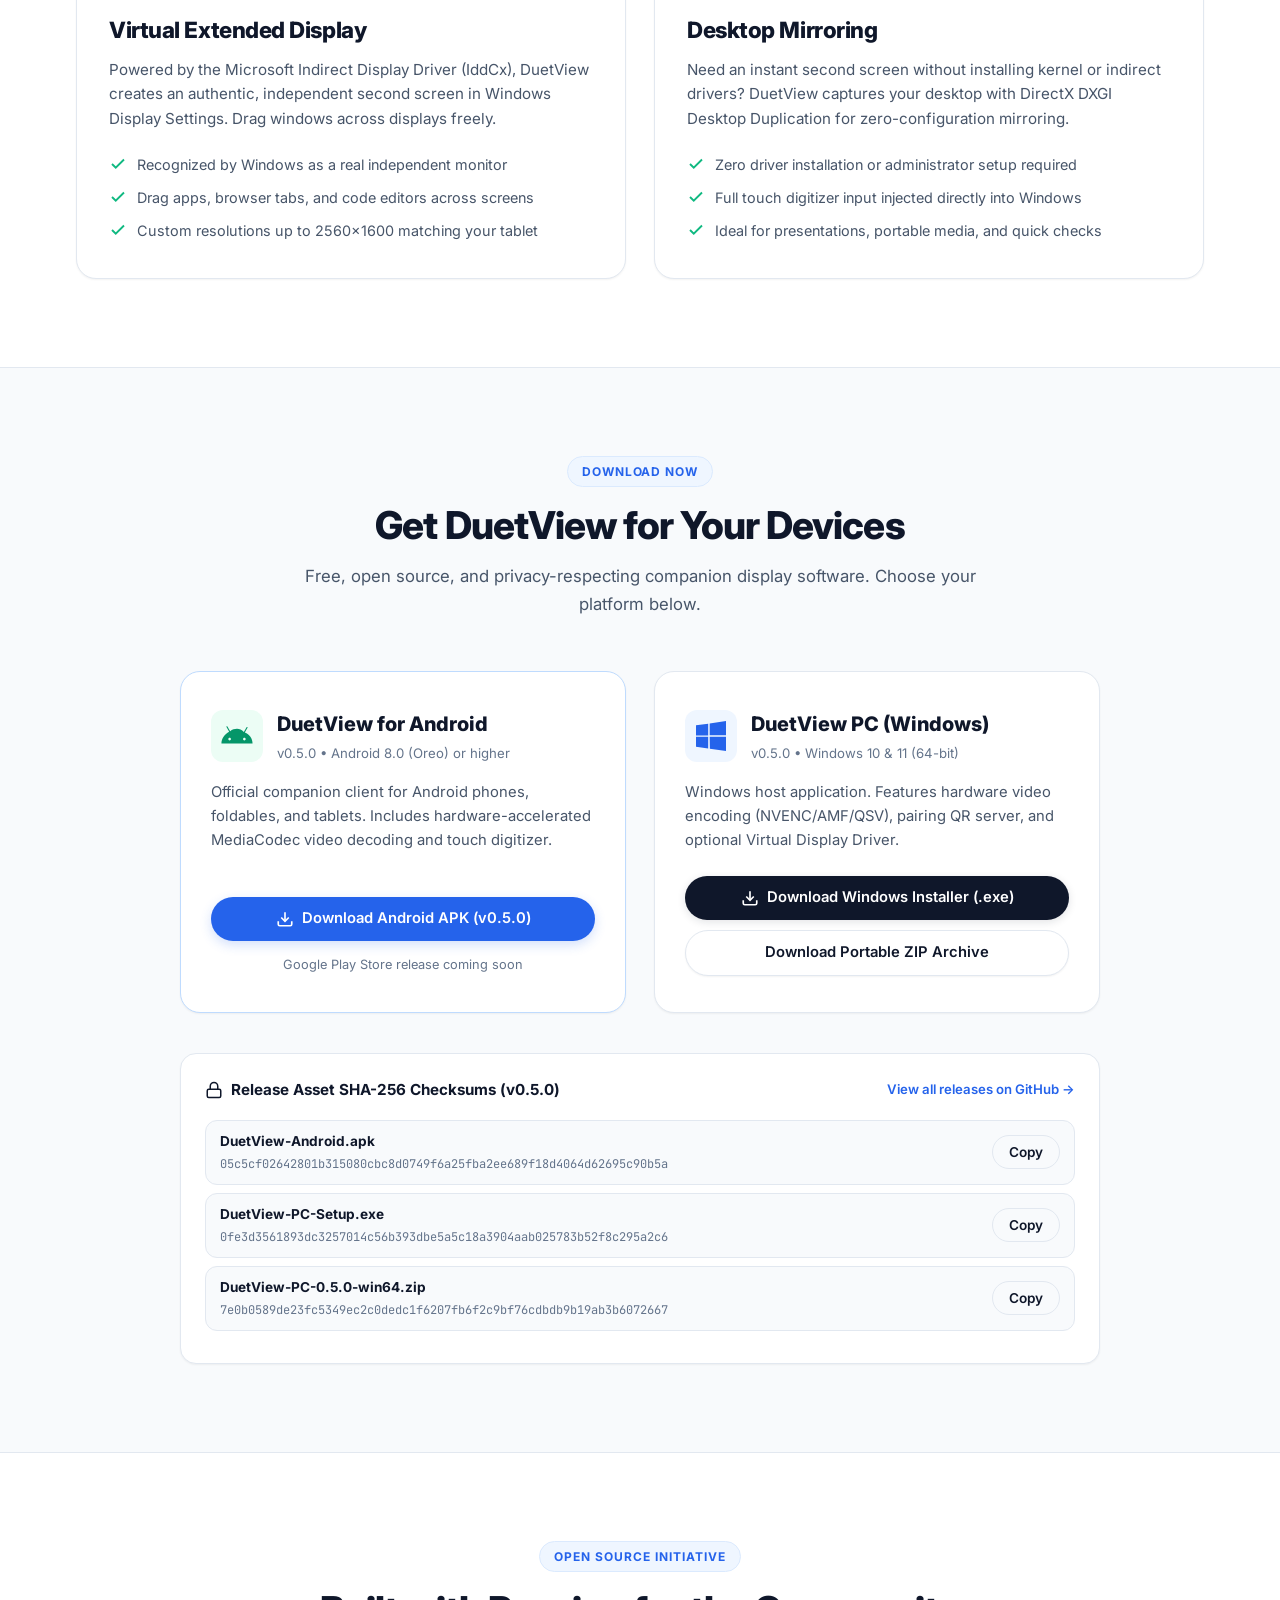
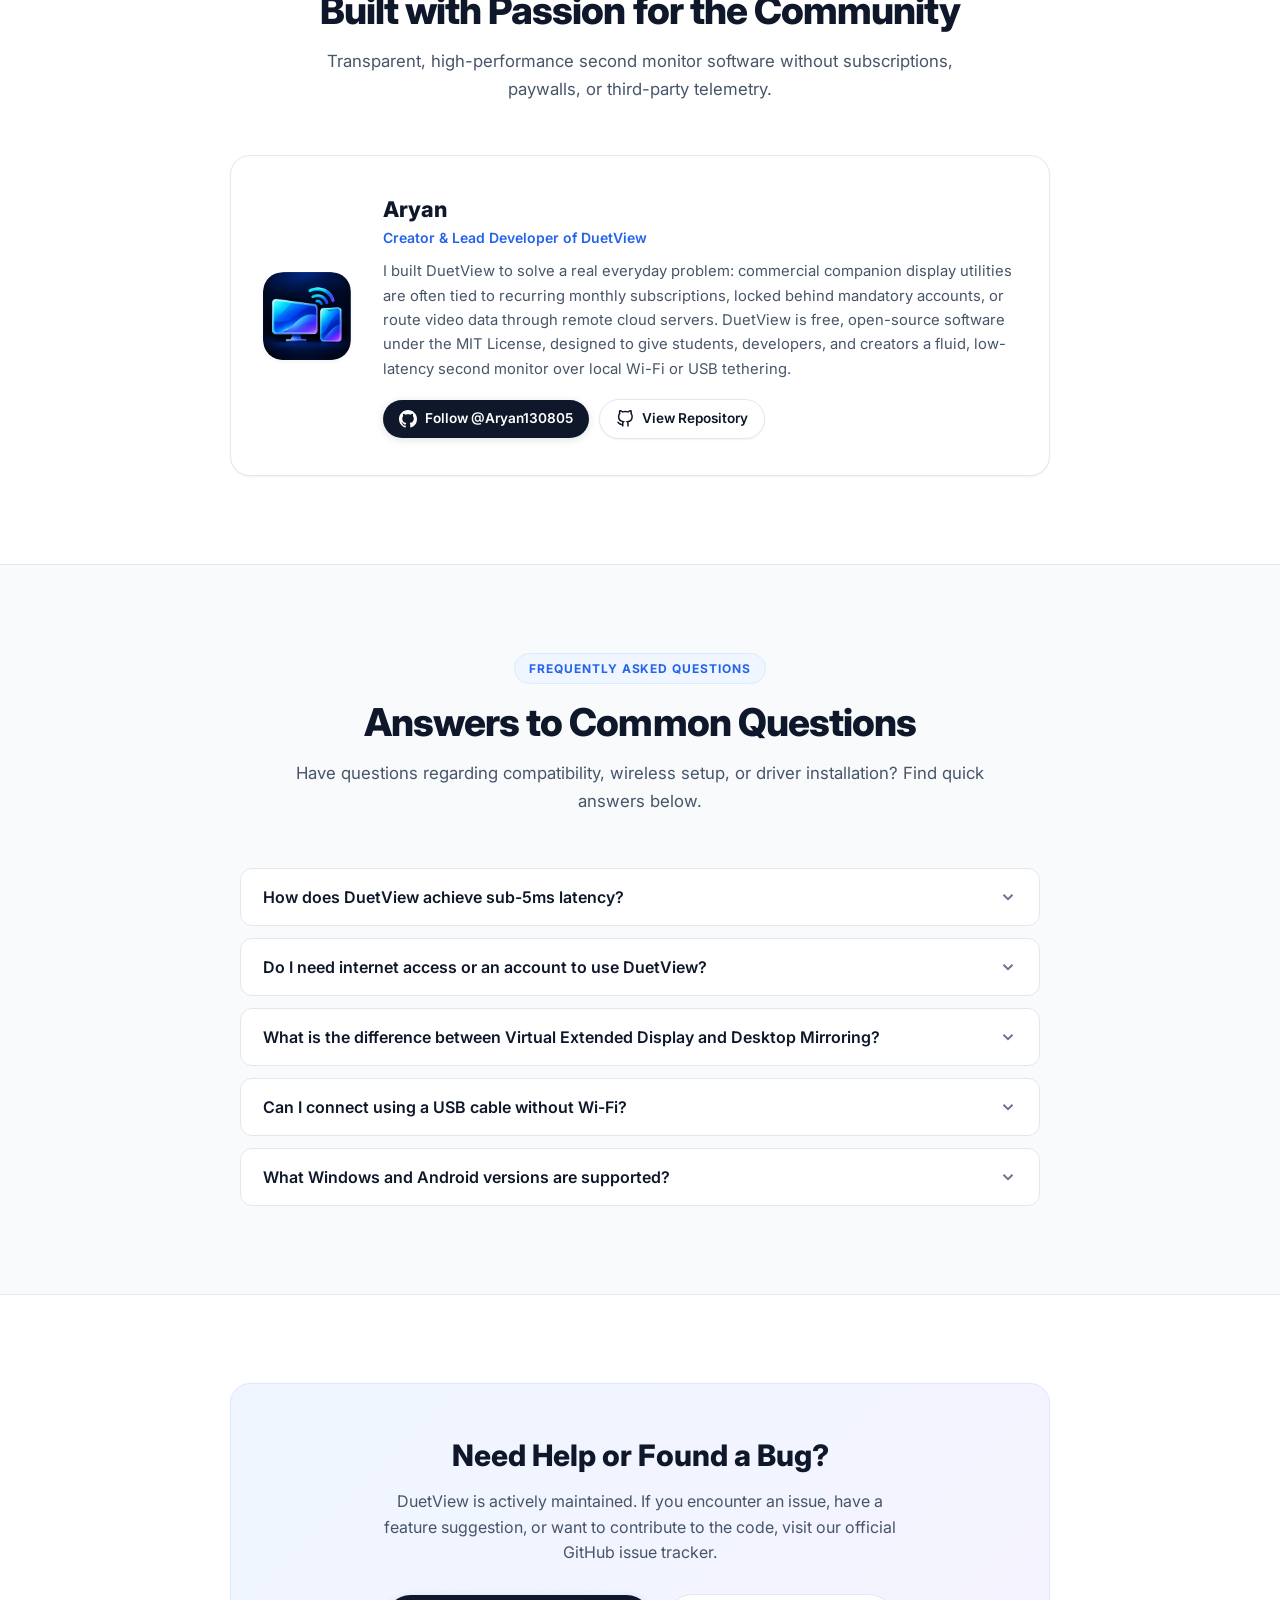
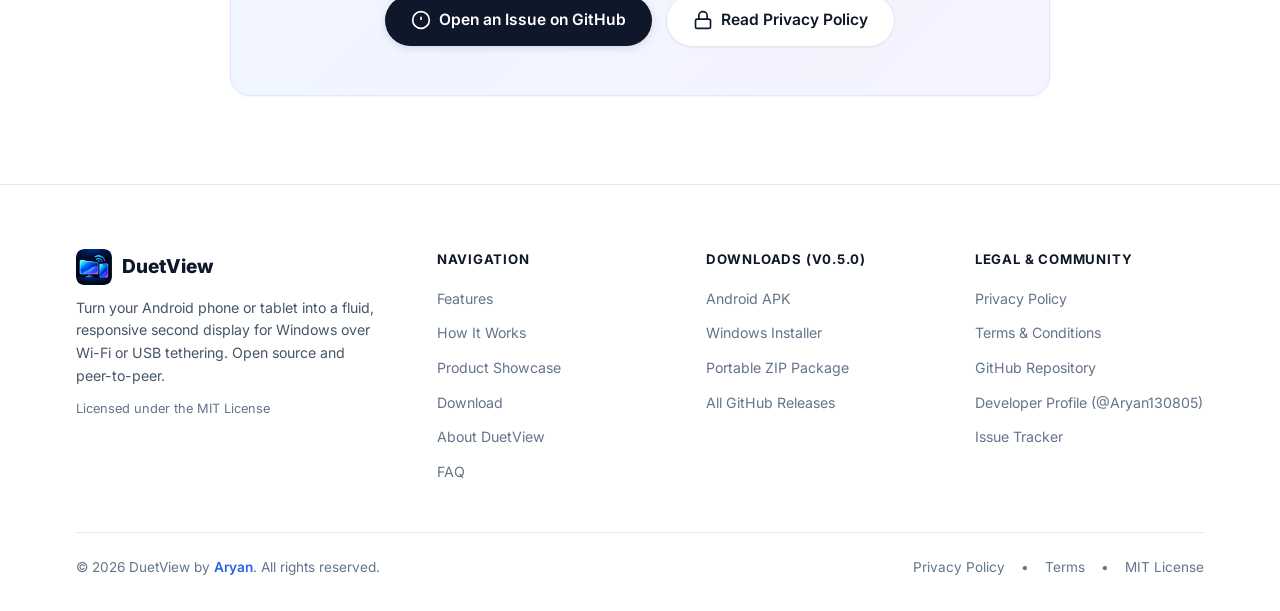
<file: docs/index.html>
<!DOCTYPE html>
<html lang="en">
<head>
  <meta charset="UTF-8">
  <meta name="viewport" content="width=device-width, initial-scale=1.0">
  <title>DuetView — Your Second Screen. Anywhere. Anytime.</title>
  <meta name="description" content="DuetView transforms your Android phone or tablet into a high-performance second monitor for your Windows PC over Wi-Fi or USB tethering. 100% peer-to-peer, zero-cloud data, open source.">
  <meta name="keywords" content="DuetView, second display, second monitor, Android monitor, Windows extended display, portable monitor, low latency streaming, IddCx driver, peer-to-peer screen share">
  <meta name="author" content="Aryan (@Aryan130805)">

  <!-- Open Graph / Meta -->
  <meta property="og:type" content="website">
  <meta property="og:url" content="https://duet-view.vercel.app/">
  <meta property="og:title" content="DuetView — Your Second Screen. Anywhere. Anytime.">
  <meta property="og:description" content="Transform your Android phone or tablet into a high-performance second display for your Windows PC. Sub-5ms latency, peer-to-peer, zero cloud relay.">
  <meta property="og:image" content="assets/website/images/duetview_icon.png">

  <!-- Favicon -->
  <link rel="icon" type="image/x-icon" href="favicon.ico">
  <link rel="icon" type="image/png" href="favicon.png">
  <link rel="apple-touch-icon" href="assets/website/images/duetview_icon.png">

  <!-- Google Fonts: Inter & JetBrains Mono -->
  <link rel="preconnect" href="https://fonts.googleapis.com">
  <link rel="preconnect" href="https://fonts.gstatic.com" crossorigin>
  <link href="https://fonts.googleapis.com/css2?family=Inter:wght@400;500;600;700;800&family=JetBrains+Mono:wght@400;500;600&display=swap" rel="stylesheet">

  <!-- Stylesheet (Cache-Busted v3.1) -->
  <link rel="stylesheet" href="assets/website/css/style.css?v=3.1">
</head>
<body>

  <!-- =====================================================================
       1. NAVIGATION BAR (Three-Zone Horizontal Layout - Never Wraps)
       ===================================================================== -->
  <nav class="navbar" id="navbar">
    <div class="nav-container">
      <!-- Left: Brand Logo & Title (Single Line) -->
      <a href="#" class="nav-brand" aria-label="DuetView Home">
        <img src="assets/website/images/duetview_icon.png" alt="DuetView Logo" class="brand-logo" width="38" height="38">
        <span class="brand-name">DuetView</span>
      </a>

      <!-- Center: Navigation Links -->
      <ul class="nav-menu" id="nav-menu">
        <li class="nav-item"><a href="#features" class="nav-link">Features</a></li>
        <li class="nav-item"><a href="#how-it-works" class="nav-link">How It Works</a></li>
        <li class="nav-item"><a href="#showcase" class="nav-link">Showcase</a></li>
        <li class="nav-item"><a href="#download" class="nav-link">Download</a></li>
        <li class="nav-item"><a href="#about" class="nav-link">About</a></li>
        <li class="nav-item"><a href="privacy.html" class="nav-link">Privacy</a></li>
        <li class="nav-item"><a href="#faq" class="nav-link">FAQ</a></li>
        <li class="nav-item"><a href="#contact" class="nav-link">Contact</a></li>
        <li class="nav-item mobile-cta-item">
          <a href="#download" class="btn btn-primary btn-block">
            <svg width="18" height="18" viewBox="0 0 24 24" fill="none" stroke="currentColor" stroke-width="2.2"><path d="M21 15v4a2 2 0 0 1-2 2H5a2 2 0 0 1-2-2v-4"></path><polyline points="7 10 12 15 17 10"></polyline><line x1="12" y1="15" x2="12" y2="3"></line></svg>
            <span>Download DuetView</span>
          </a>
        </li>
      </ul>

      <!-- Right: Primary Action Button & Hamburger Toggle -->
      <div class="nav-actions">
        <a href="#download" class="btn btn-primary nav-cta-desktop">
          <svg width="18" height="18" viewBox="0 0 24 24" fill="none" stroke="currentColor" stroke-width="2.2"><path d="M21 15v4a2 2 0 0 1-2 2H5a2 2 0 0 1-2-2v-4"></path><polyline points="7 10 12 15 17 10"></polyline><line x1="12" y1="15" x2="12" y2="3"></line></svg>
          <span>Download DuetView</span>
        </a>
        <button class="hamburger" id="hamburger" aria-label="Toggle navigation menu" aria-expanded="false">
          <span class="bar"></span>
          <span class="bar"></span>
          <span class="bar"></span>
        </button>
      </div>
    </div>
  </nav>

  <!-- =====================================================================
       2. HERO SECTION (Spacious Two-Column Layout)
       ===================================================================== -->
  <header class="hero-section" id="home">
    <div class="section-container">
      <div class="hero-grid">
        <!-- Left Column: Content -->
        <div class="hero-content">
          <div class="pill-badge">
            <svg width="16" height="16" viewBox="0 0 24 24" fill="currentColor"><path d="M12 2L15.09 8.26L22 9.27L17 14.14L18.18 21.02L12 17.77L5.82 21.02L7 14.14L2 9.27L8.91 8.26L12 2Z"/></svg>
            <span>Official Developer Website &bull; Windows &amp; Android</span>
          </div>

          <h1 class="hero-title">
            Your Second Screen.<br>
            <span class="quote-accent">&ldquo;Anywhere. Anytime.&rdquo;</span>
          </h1>

          <p class="hero-desc">
            Transform your Android phone or tablet into a high-performance second display for your Windows PC. Extend your workspace or mirror your desktop using Wi-Fi or supported USB connections.
          </p>

          <div class="hero-cta-group">
            <a href="#download" class="btn btn-primary btn-lg">
              <svg width="20" height="20" viewBox="0 0 24 24" fill="none" stroke="currentColor" stroke-width="2.2"><path d="M21 15v4a2 2 0 0 1-2 2H5a2 2 0 0 1-2-2v-4"></path><polyline points="7 10 12 15 17 10"></polyline><line x1="12" y1="15" x2="12" y2="3"></line></svg>
              <span>Download DuetView</span>
            </a>
            <a href="#features" class="btn btn-secondary btn-lg">
              <span>Explore Features</span>
              <svg width="18" height="18" viewBox="0 0 24 24" fill="none" stroke="currentColor" stroke-width="2"><line x1="5" y1="12" x2="19" y2="12"></line><polyline points="12 5 19 12 12 19"></polyline></svg>
            </a>
          </div>

          <!-- Compatibility Bar -->
          <div class="hero-compat-row">
            <div class="compat-item">
              <svg width="16" height="16" viewBox="0 0 24 24" fill="none" stroke="currentColor" stroke-width="2.5"><polyline points="20 6 9 17 4 12"></polyline></svg>
              <span>Windows 10 / 11 (64-bit)</span>
            </div>
            <div class="compat-item">
              <svg width="16" height="16" viewBox="0 0 24 24" fill="none" stroke="currentColor" stroke-width="2.5"><polyline points="20 6 9 17 4 12"></polyline></svg>
              <span>Android 8.0+ (Phones &amp; Tablets)</span>
            </div>
            <div class="compat-item">
              <svg width="16" height="16" viewBox="0 0 24 24" fill="none" stroke="currentColor" stroke-width="2.5"><polyline points="20 6 9 17 4 12"></polyline></svg>
              <span>Open-Source (MIT License)</span>
            </div>
          </div>
        </div>

        <!-- Right Column: Realistic Android & Windows Device Mockup -->
        <div class="hero-visual-wrapper">
          <div class="device-frame-phone">
            <!-- Camera Punch-Hole Pill -->
            <div class="device-notch">
              <div class="notch-camera"></div>
            </div>

            <!-- Phone Status Bar -->
            <div class="phone-status-bar">
              <span>9:41</span>
              <div style="display: flex; gap: 6px; align-items: center;">
                <svg width="14" height="14" viewBox="0 0 24 24" fill="currentColor"><path d="M12 3C7.5 3 3.7 4.9 1 8L12 21L23 8C20.3 4.9 16.5 3 12 3Z"/></svg>
                <svg width="16" height="16" viewBox="0 0 24 24" fill="currentColor"><rect x="2" y="7" width="18" height="10" rx="2" fill="none" stroke="currentColor" stroke-width="2"/><path d="M4 9H16V15H4V9Z"/><rect x="20" y="10" width="2" height="4" rx="1"/></svg>
              </div>
            </div>

            <!-- Phone App Interior -->
            <div class="phone-screen-content">
              <!-- App Top Bar -->
              <div class="app-mockup-header">
                <div class="mockup-brand">
                  <img src="assets/website/images/duetview_icon.png" alt="Icon" class="mockup-logo-img">
                  <div>
                    <div class="mockup-app-title">DuetView Companion</div>
                    <div style="font-size: 0.65rem; color: #64748b;">Wireless &amp; USB Receiver</div>
                  </div>
                </div>
                <div class="status-pill-green">
                  <span class="pulse-dot"></span>
                  <span>60 FPS</span>
                </div>
              </div>

              <!-- Mode Selection Tabs -->
              <div class="mockup-tabs">
                <div class="mockup-tab active">Wireless (Wi-Fi)</div>
                <div class="mockup-tab">USB Tether</div>
                <div class="mockup-tab">Saved PCs</div>
              </div>

              <!-- Stream Display Card -->
              <div class="mockup-stream-card">
                <div class="stream-card-head">
                  <span class="stream-target-name">Windows 11 Workstation</span>
                  <span style="font-size: 0.7rem; color: #10b981; font-weight: 600;">Active Stream</span>
                </div>

                <!-- Simulated Desktop Canvas -->
                <div class="stream-canvas-preview">
                  <div class="mini-desktop-window">
                    <div class="mini-window-bar">
                      <span class="mini-dot"></span>
                      <span class="mini-dot"></span>
                      <span class="mini-dot"></span>
                    </div>
                    <div class="mini-window-body">
                      <div class="mini-skeleton-line"></div>
                      <div class="mini-skeleton-line short"></div>
                      <div class="mini-skeleton-line"></div>
                    </div>
                  </div>
                </div>

                <!-- Stream Telemetry -->
                <div class="stream-telemetry-row">
                  <div class="telemetry-mini-pill">
                    <span class="telemetry-mini-label">Glass Latency</span>
                    <span class="telemetry-mini-val">4.1 ms</span>
                  </div>
                  <div class="telemetry-mini-pill">
                    <span class="telemetry-mini-label">Streaming Bitrate</span>
                    <span class="telemetry-mini-val">12,000 Kbps</span>
                  </div>
                </div>
              </div>

              <!-- Quick Control Bar inside Phone -->
              <div style="background: #ffffff; border: 1px solid #e2e8f0; border-radius: 8px; padding: 10px; display: flex; justify-content: space-between; align-items: center;">
                <span style="font-size: 0.72rem; font-weight: 600; color: #0f172a;">Touch Digitizer Input</span>
                <span style="font-size: 0.7rem; color: #2563eb; font-weight: 600;">Enabled &bull; Multi-Touch</span>
              </div>
            </div>
          </div>

          <!-- Floating Laptop Indicator Badge -->
          <div class="laptop-accent-badge">
            <div class="laptop-icon-wrap">
              <svg width="20" height="20" viewBox="0 0 24 24" fill="none" stroke="currentColor" stroke-width="2"><rect x="2" y="3" width="20" height="14" rx="2"></rect><line x1="8" y1="21" x2="16" y2="21"></line><line x1="12" y1="17" x2="12" y2="21"></line></svg>
            </div>
            <div class="laptop-badge-text">
              <h4>DuetView PC Host</h4>
              <p>Direct P2P Screen Engine</p>
            </div>
          </div>
        </div>
      </div>

      <!-- Telemetry Stats Row -->
      <div class="metrics-row">
        <div class="metric-card">
          <div class="metric-icon-box">
            <svg width="24" height="24" viewBox="0 0 24 24" fill="none" stroke="currentColor" stroke-width="2"><circle cx="12" cy="12" r="10"></circle><polyline points="12 6 12 12 16 14"></polyline></svg>
          </div>
          <div>
            <div class="metric-val">&lt; 5 ms</div>
            <div class="metric-label">Ultra-Low Glass Latency</div>
          </div>
        </div>

        <div class="metric-card">
          <div class="metric-icon-box">
            <svg width="24" height="24" viewBox="0 0 24 24" fill="none" stroke="currentColor" stroke-width="2"><polygon points="13 2 3 14 12 14 11 22 21 10 12 10 13 2"></polygon></svg>
          </div>
          <div>
            <div class="metric-val">60 – 120 FPS</div>
            <div class="metric-label">Silky Fluid Refresh Rate</div>
          </div>
        </div>

        <div class="metric-card">
          <div class="metric-icon-box">
            <svg width="24" height="24" viewBox="0 0 24 24" fill="none" stroke="currentColor" stroke-width="2"><path d="M12 22s8-4 8-10V5l-8-3-8 3v7c0 6 8 10 8 10z"></path></svg>
          </div>
          <div>
            <div class="metric-val">100% P2P</div>
            <div class="metric-label">Zero-Cloud Local Privacy</div>
          </div>
        </div>

        <div class="metric-card">
          <div class="metric-icon-box">
            <svg width="24" height="24" viewBox="0 0 24 24" fill="none" stroke="currentColor" stroke-width="2"><rect x="2" y="3" width="20" height="14" rx="2"></rect><line x1="8" y1="21" x2="16" y2="21"></line><line x1="12" y1="17" x2="12" y2="21"></line></svg>
          </div>
          <div>
            <div class="metric-val">Driver-Free</div>
            <div class="metric-label">Instant Mirroring Out-of-the-Box</div>
          </div>
        </div>
      </div>
    </div>
  </header>

  <!-- =====================================================================
       3. FEATURES SECTION (8 Light Modern Cards)
       ===================================================================== -->
  <section class="section-block" id="features">
    <div class="section-container">
      <div class="section-header text-center">
        <span class="section-tag">ENGINEERED EXCELLENCE</span>
        <h2 class="section-title">Designed for Performance &amp; Reliability</h2>
        <p class="section-subtitle">
          Every layer of DuetView is tuned for high responsiveness, crystal-clear clarity, and rock-solid local peer-to-peer security.
        </p>
      </div>

      <div class="features-grid">
        <!-- Feature 1 -->
        <div class="feature-card">
          <div class="feature-card-header">
            <div class="feature-icon-wrapper">
              <svg width="24" height="24" viewBox="0 0 24 24" fill="none" stroke="currentColor" stroke-width="2"><path d="M5 12.55a11 11 0 0 1 14.08 0"></path><path d="M1.42 9a16 16 0 0 1 21.16 0"></path><path d="M8.53 16.11a6 6 0 0 1 6.95 0"></path><line x1="12" y1="20" x2="12.01" y2="20"></line></svg>
            </div>
            <span class="feature-tag-pill">Wireless</span>
          </div>
          <h3 class="feature-title">High-Speed Wi-Fi Streaming</h3>
          <p class="feature-desc">Connect untethered across your local 5 GHz or 2.4 GHz Wi-Fi network. Adaptive bitrates ensure uninterrupted streaming even with fluctuating signal quality.</p>
        </div>

        <!-- Feature 2 -->
        <div class="feature-card">
          <div class="feature-card-header">
            <div class="feature-icon-wrapper">
              <svg width="24" height="24" viewBox="0 0 24 24" fill="none" stroke="currentColor" stroke-width="2"><rect x="6" y="2" width="12" height="6" rx="2"></rect><rect x="4" y="8" width="16" height="12" rx="2"></rect><line x1="9" y1="20" x2="9" y2="22"></line><line x1="15" y1="20" x2="15" y2="22"></line></svg>
            </div>
            <span class="feature-tag-pill">Wired USB</span>
          </div>
          <h3 class="feature-title">Ultra-Low Latency USB Tethering</h3>
          <p class="feature-desc">Plug in a USB cable and activate USB tethering for sub-5ms glass latency, zero Wi-Fi interference, and maximum 12,000 Kbps lossless visual fidelity.</p>
        </div>

        <!-- Feature 3 -->
        <div class="feature-card">
          <div class="feature-card-header">
            <div class="feature-icon-wrapper">
              <svg width="24" height="24" viewBox="0 0 24 24" fill="none" stroke="currentColor" stroke-width="2"><rect x="2" y="3" width="20" height="14" rx="2"></rect><line x1="8" y1="21" x2="16" y2="21"></line><line x1="12" y1="17" x2="12" y2="21"></line></svg>
            </div>
            <span class="feature-tag-pill">IddCx Driver</span>
          </div>
          <h3 class="feature-title">Virtual Extended Display</h3>
          <p class="feature-desc">A genuine virtual secondary display driver integrated into Windows. Drag apps, organize workspaces, and position monitors freely in Windows Settings.</p>
        </div>

        <!-- Feature 4 -->
        <div class="feature-card">
          <div class="feature-card-header">
            <div class="feature-icon-wrapper">
              <svg width="24" height="24" viewBox="0 0 24 24" fill="none" stroke="currentColor" stroke-width="2"><rect x="2" y="3" width="20" height="14" rx="2"></rect><circle cx="12" cy="10" r="3"></circle></svg>
            </div>
            <span class="feature-tag-pill">Zero Driver</span>
          </div>
          <h3 class="feature-title">Driverless Desktop Mirroring</h3>
          <p class="feature-desc">Capture and duplicate your desktop instantly with Microsoft DXGI Desktop Duplication without needing driver installation or system reboots.</p>
        </div>

        <!-- Feature 5 -->
        <div class="feature-card">
          <div class="feature-card-header">
            <div class="feature-icon-wrapper">
              <svg width="24" height="24" viewBox="0 0 24 24" fill="none" stroke="currentColor" stroke-width="2"><polygon points="13 2 3 14 12 14 11 22 21 10 12 10 13 2"></polygon></svg>
            </div>
            <span class="feature-tag-pill">GPU Hardware</span>
          </div>
          <h3 class="feature-title">Hardware-Accelerated Codec</h3>
          <p class="feature-desc">H.264 video encoding utilizing NVIDIA NVENC, AMD AMF, and Intel QuickSync, paired with Android MediaCodec hardware decoding for minimal battery drain.</p>
        </div>

        <!-- Feature 6 -->
        <div class="feature-card">
          <div class="feature-card-header">
            <div class="feature-icon-wrapper">
              <svg width="24" height="24" viewBox="0 0 24 24" fill="none" stroke="currentColor" stroke-width="2"><path d="M14 9V5a3 3 0 0 0-3-3l-4 9v11h11.28a2 2 0 0 0 2-1.7l1.38-9a2 2 0 0 0-2-2.3zM7 22H4a2 2 0 0 1-2-2v-7a2 2 0 0 1 2-2h3"></path></svg>
            </div>
            <span class="feature-tag-pill">Touch &amp; Pen</span>
          </div>
          <h3 class="feature-title">Interactive Touch &amp; Input</h3>
          <p class="feature-desc">Control Windows directly from your Android touchscreen with left-click, right-click, tap-to-click, fluid dragging, and precision scrolling gesture recognition.</p>
        </div>

        <!-- Feature 7 -->
        <div class="feature-card">
          <div class="feature-card-header">
            <div class="feature-icon-wrapper">
              <svg width="24" height="24" viewBox="0 0 24 24" fill="none" stroke="currentColor" stroke-width="2"><rect x="3" y="3" width="7" height="7"></rect><rect x="14" y="3" width="7" height="7"></rect><rect x="14" y="14" width="7" height="7"></rect><rect x="3" y="14" width="7" height="7"></rect></svg>
            </div>
            <span class="feature-tag-pill">Instant Pair</span>
          </div>
          <h3 class="feature-title">QR Code &amp; Auto-Discovery</h3>
          <p class="feature-desc">Forget typing IP addresses. DuetView discovers PCs on the local network automatically or pairs instantly with a one-second QR code scan.</p>
        </div>

        <!-- Feature 8 -->
        <div class="feature-card">
          <div class="feature-card-header">
            <div class="feature-icon-wrapper">
              <svg width="24" height="24" viewBox="0 0 24 24" fill="none" stroke="currentColor" stroke-width="2"><circle cx="12" cy="12" r="3"></circle><path d="M19.4 15a1.65 1.65 0 0 0 .33 1.82l.06.06a2 2 0 0 1 0 2.83 2 2 0 0 1-2.83 0l-.06-.06a1.65 1.65 0 0 0-1.82-.33 1.65 1.65 0 0 0-1 1.51V21a2 2 0 0 1-2 2 2 2 0 0 1-2-2v-.09A1.65 1.65 0 0 0 9 19.4a1.65 1.65 0 0 0-1.82.33l-.06.06a2 2 0 0 1-2.83 0 2 2 0 0 1 0-2.83l.06-.06a1.65 1.65 0 0 0 .33-1.82 1.65 1.65 0 0 0-1.51-1H3a2 2 0 0 1-2-2 2 2 0 0 1 2-2h.09A1.65 1.65 0 0 0 4.6 9a1.65 1.65 0 0 0-.33-1.82l-.06-.06a2 2 0 0 1 0-2.83 2 2 0 0 1 2.83 0l.06.06a1.65 1.65 0 0 0 1.82.33H9a1.65 1.65 0 0 0 1-1.51V3a2 2 0 0 1 2-2 2 2 0 0 1 2 2v.09a1.65 1.65 0 0 0 1 1.51 1.65 1.65 0 0 0 1.82-.33l.06-.06a2 2 0 0 1 2.83 0 2 2 0 0 1 0 2.83l-.06.06a1.65 1.65 0 0 0-.33 1.82V9a1.65 1.65 0 0 0 1.51 1H21a2 2 0 0 1 2 2 2 2 0 0 1-2 2h-.09a1.65 1.65 0 0 0-1.51 1z"></path></svg>
            </div>
            <span class="feature-tag-pill">Settings</span>
          </div>
          <h3 class="feature-title">Custom Display Preferences</h3>
          <p class="feature-desc">Fine-tune frame rate targets (30, 60, 120 FPS), bitrate profiles (Fast, Balanced, Lossless), custom display aspect ratios, and touch presets.</p>
        </div>
      </div>
    </div>
  </section>

  <!-- =====================================================================
       4. HOW IT WORKS SECTION (4-Step Clean Roadmap)
       ===================================================================== -->
  <section class="section-block bg-subtle" id="how-it-works">
    <div class="section-container">
      <div class="section-header text-center">
        <span class="section-tag">QUICK START</span>
        <h2 class="section-title">Up and Running in 4 Simple Steps</h2>
        <p class="section-subtitle">
          From download to a live dual-monitor workflow in under two minutes. No account creation or cloud setups required.
        </p>
      </div>

      <div class="steps-grid">
        <div class="step-card">
          <div class="step-num-badge">1</div>
          <h3 class="step-title">Install DuetView PC</h3>
          <p class="step-desc">Download and run the installer on your Windows computer. The desktop host service starts automatically on your local network.</p>
        </div>

        <div class="step-card">
          <div class="step-num-badge">2</div>
          <h3 class="step-title">Install on Android</h3>
          <p class="step-desc">Download and install the companion APK on your Android smartphone or tablet. Grant local network and camera permissions.</p>
        </div>

        <div class="step-card">
          <div class="step-num-badge">3</div>
          <h3 class="step-title">Connect via Wi-Fi or USB</h3>
          <p class="step-desc">Connect both devices to the same Wi-Fi router or connect a USB data cable with Android USB tethering enabled.</p>
        </div>

        <div class="step-card">
          <div class="step-num-badge">4</div>
          <h3 class="step-title">Pair &amp; Start Streaming</h3>
          <p class="step-desc">Scan the on-screen QR code or select your PC from the discovered list. Your Android device instantly displays your Windows desktop!</p>
        </div>
      </div>
    </div>
  </section>

  <!-- =====================================================================
       5. PRODUCT SHOWCASE COMPARISON SECTION
       ===================================================================== -->
  <section class="section-block" id="showcase">
    <div class="section-container">
      <div class="section-header text-center">
        <span class="section-tag">DUAL MODES</span>
        <h2 class="section-title">Virtual Extended Screen vs. Mirroring</h2>
        <p class="section-subtitle">
          Choose the right mode for your workflow: expand your Windows desktop workspace or duplicate your screen with zero driver setup.
        </p>
      </div>

      <div class="showcase-dual-grid">
        <!-- Showcase Card 1 -->
        <div class="showcase-card">
          <span class="showcase-badge primary-tag">Extended Desktop</span>
          <h3 class="showcase-heading">Virtual Extended Display</h3>
          <p class="showcase-text">
            Powered by the Microsoft Indirect Display Driver (IddCx), DuetView creates an authentic, independent second screen in Windows Display Settings. Drag windows across displays freely.
          </p>
          <ul class="showcase-checklist">
            <li>
              <svg width="18" height="18" viewBox="0 0 24 24" fill="none" stroke="currentColor" stroke-width="2.5"><polyline points="20 6 9 17 4 12"></polyline></svg>
              <span>Recognized by Windows as a real independent monitor</span>
            </li>
            <li>
              <svg width="18" height="18" viewBox="0 0 24 24" fill="none" stroke="currentColor" stroke-width="2.5"><polyline points="20 6 9 17 4 12"></polyline></svg>
              <span>Drag apps, browser tabs, and code editors across screens</span>
            </li>
            <li>
              <svg width="18" height="18" viewBox="0 0 24 24" fill="none" stroke="currentColor" stroke-width="2.5"><polyline points="20 6 9 17 4 12"></polyline></svg>
              <span>Custom resolutions up to 2560x1600 matching your tablet</span>
            </li>
          </ul>
        </div>

        <!-- Showcase Card 2 -->
        <div class="showcase-card">
          <span class="showcase-badge neutral-tag">Plug &amp; Play</span>
          <h3 class="showcase-heading">Desktop Mirroring</h3>
          <p class="showcase-text">
            Need an instant second screen without installing kernel or indirect drivers? DuetView captures your desktop with DirectX DXGI Desktop Duplication for zero-configuration mirroring.
          </p>
          <ul class="showcase-checklist">
            <li>
              <svg width="18" height="18" viewBox="0 0 24 24" fill="none" stroke="currentColor" stroke-width="2.5"><polyline points="20 6 9 17 4 12"></polyline></svg>
              <span>Zero driver installation or administrator setup required</span>
            </li>
            <li>
              <svg width="18" height="18" viewBox="0 0 24 24" fill="none" stroke="currentColor" stroke-width="2.5"><polyline points="20 6 9 17 4 12"></polyline></svg>
              <span>Full touch digitizer input injected directly into Windows</span>
            </li>
            <li>
              <svg width="18" height="18" viewBox="0 0 24 24" fill="none" stroke="currentColor" stroke-width="2.5"><polyline points="20 6 9 17 4 12"></polyline></svg>
              <span>Ideal for presentations, portable media, and quick checks</span>
            </li>
          </ul>
        </div>
      </div>
    </div>
  </section>

  <!-- =====================================================================
       6. DOWNLOAD SECTION (Two Clear Cards)
       ===================================================================== -->
  <section class="section-block bg-subtle" id="download">
    <div class="section-container">
      <div class="section-header text-center">
        <span class="section-tag">DOWNLOAD NOW</span>
        <h2 class="section-title">Get DuetView for Your Devices</h2>
        <p class="section-subtitle">
          Free, open source, and privacy-respecting companion display software. Choose your platform below.
        </p>
      </div>

      <div class="download-dual-grid">
        <!-- Android Card -->
        <div class="download-card highlight">
          <div class="download-card-header">
            <div class="platform-icon-wrap android">
              <svg width="32" height="32" viewBox="0 0 24 24" fill="currentColor"><path d="M17.523 15.3414c-.5511 0-.9993-.4486-.9993-.9997s.4482-.9993.9993-.9993c.551 0 .9993.4482.9993.9993.0001.5511-.4483.9997-.9993.9997m-11.046 0c-.5511 0-.9993-.4486-.9993-.9997s.4482-.9993.9993-.9993c.5511 0 .9993.4482.9993.9993 0 .5511-.4482.9997-.9993.9997m11.4045-6.02l1.9973-3.4592a.416.416 0 00-.1521-.5676.416.416 0 00-.5676.1521l-2.0223 3.503C15.5902 7.2433 13.8533 6.64 12 6.64s-3.5902.6033-5.1367 1.7097L4.841 4.8467a.416.416 0 00-.5677-.1521.4157.4157 0 00-.152.5676l1.9972 3.4592C2.6889 10.5738.3333 13.8533.3333 17.6667h23.3334c0-3.8134-2.3556-7.0929-5.7867-8.3453"/></svg>
            </div>
            <div>
              <h3 class="dl-card-title">DuetView for Android</h3>
              <span class="dl-card-meta">v0.5.0 &bull; Android 8.0 (Oreo) or higher</span>
            </div>
          </div>
          <p class="dl-card-desc">
            Official companion client for Android phones, foldables, and tablets. Includes hardware-accelerated MediaCodec video decoding and touch digitizer.
          </p>
          <div class="dl-card-actions">
            <a href="https://github.com/Aryan130805/DuetView/releases/download/v0.5.0/DuetView-Android.apk" class="btn btn-primary-blue btn-block">
              <svg width="18" height="18" viewBox="0 0 24 24" fill="none" stroke="currentColor" stroke-width="2.2"><path d="M21 15v4a2 2 0 0 1-2 2H5a2 2 0 0 1-2-2v-4"></path><polyline points="7 10 12 15 17 10"></polyline><line x1="12" y1="15" x2="12" y2="3"></line></svg>
              <span>Download Android APK (v0.5.0)</span>
            </a>
            <div style="font-size: 0.8rem; color: #64748b; text-align: center; margin-top: 4px;">
              Google Play Store release coming soon
            </div>
          </div>
        </div>

        <!-- Windows Card -->
        <div class="download-card">
          <div class="download-card-header">
            <div class="platform-icon-wrap windows">
              <svg width="30" height="30" viewBox="0 0 24 24" fill="currentColor"><path d="M0 3.449L9.75 2.1v9.451H0m10.949-9.602L24 0v11.4H10.949M0 12.6h9.75v9.451L0 20.699M10.949 12.6H24V24l-12.9-1.801"/></svg>
            </div>
            <div>
              <h3 class="dl-card-title">DuetView PC (Windows)</h3>
              <span class="dl-card-meta">v0.5.0 &bull; Windows 10 &amp; 11 (64-bit)</span>
            </div>
          </div>
          <p class="dl-card-desc">
            Windows host application. Features hardware video encoding (NVENC/AMF/QSV), pairing QR server, and optional Virtual Display Driver.
          </p>
          <div class="dl-card-actions">
            <a href="https://github.com/Aryan130805/DuetView/releases/download/v0.5.0/DuetView-PC-Setup.exe" class="btn btn-primary btn-block">
              <svg width="18" height="18" viewBox="0 0 24 24" fill="none" stroke="currentColor" stroke-width="2.2"><path d="M21 15v4a2 2 0 0 1-2 2H5a2 2 0 0 1-2-2v-4"></path><polyline points="7 10 12 15 17 10"></polyline><line x1="12" y1="15" x2="12" y2="3"></line></svg>
              <span>Download Windows Installer (.exe)</span>
            </a>
            <a href="https://github.com/Aryan130805/DuetView/releases/download/v0.5.0/DuetView-PC-0.5.0-win64.zip" class="btn btn-secondary btn-block">
              <span>Download Portable ZIP Archive</span>
            </a>
          </div>
        </div>
      </div>

      <!-- Cryptographic Checksum Box -->
      <div class="checksum-panel">
        <div class="checksum-panel-header">
          <div class="checksum-panel-title">
            <svg width="18" height="18" viewBox="0 0 24 24" fill="none" stroke="currentColor" stroke-width="2"><rect x="3" y="11" width="18" height="11" rx="2" ry="2"></rect><path d="M7 11V7a5 5 0 0 1 10 0v4"></path></svg>
            <span>Release Asset SHA-256 Checksums (v0.5.0)</span>
          </div>
          <a href="https://github.com/Aryan130805/DuetView/releases" target="_blank" rel="noopener noreferrer" style="font-size: 0.825rem; color: var(--primary); font-weight: 600;">
            View all releases on GitHub &rarr;
          </a>
        </div>

        <!-- Android APK -->
        <div class="checksum-item-row">
          <div class="checksum-item-info">
            <span class="checksum-filename">DuetView-Android.apk</span>
            <code class="checksum-hash-code">05c5cf02642801b315080cbc8d0749f6a25fba2ee689f18d4064d62695c90b5a</code>
          </div>
          <button class="btn btn-outline btn-sm copy-checksum-btn" data-checksum="05c5cf02642801b315080cbc8d0749f6a25fba2ee689f18d4064d62695c90b5a">Copy</button>
        </div>

        <!-- Windows Setup -->
        <div class="checksum-item-row">
          <div class="checksum-item-info">
            <span class="checksum-filename">DuetView-PC-Setup.exe</span>
            <code class="checksum-hash-code">0fe3d3561893dc3257014c56b393dbe5a5c18a3904aab025783b52f8c295a2c6</code>
          </div>
          <button class="btn btn-outline btn-sm copy-checksum-btn" data-checksum="0fe3d3561893dc3257014c56b393dbe5a5c18a3904aab025783b52f8c295a2c6">Copy</button>
        </div>

        <!-- Windows Portable -->
        <div class="checksum-item-row">
          <div class="checksum-item-info">
            <span class="checksum-filename">DuetView-PC-0.5.0-win64.zip</span>
            <code class="checksum-hash-code">7e0b0589de23fc5349ec2c0dedc1f6207fb6f2c9bf76cdbdb9b19ab3b6072667</code>
          </div>
          <button class="btn btn-outline btn-sm copy-checksum-btn" data-checksum="7e0b0589de23fc5349ec2c0dedc1f6207fb6f2c9bf76cdbdb9b19ab3b6072667">Copy</button>
        </div>
      </div>
    </div>
  </section>

  <!-- =====================================================================
       7. ABOUT & OPEN SOURCE SECTION
       ===================================================================== -->
  <section class="section-block" id="about">
    <div class="section-container">
      <div class="section-header text-center">
        <span class="section-tag">OPEN SOURCE INITIATIVE</span>
        <h2 class="section-title">Built with Passion for the Community</h2>
        <p class="section-subtitle">
          Transparent, high-performance second monitor software without subscriptions, paywalls, or third-party telemetry.
        </p>
      </div>

      <div class="developer-profile-card">
        <img src="assets/website/images/duetview_icon.png" alt="Developer Avatar" class="dev-avatar-img">
        <div class="dev-content">
          <h3 class="dev-name">Aryan</h3>
          <span class="dev-role">Creator &amp; Lead Developer of DuetView</span>
          <p class="dev-bio">
            I built DuetView to solve a real everyday problem: commercial companion display utilities are often tied to recurring monthly subscriptions, locked behind mandatory accounts, or route video data through remote cloud servers. DuetView is free, open-source software under the MIT License, designed to give students, developers, and creators a fluid, low-latency second monitor over local Wi-Fi or USB tethering.
          </p>
          <div class="dev-btn-group">
            <a href="https://github.com/Aryan130805" target="_blank" rel="noopener noreferrer" class="btn btn-primary btn-sm">
              <svg width="18" height="18" viewBox="0 0 24 24" fill="currentColor"><path d="M12 0C5.37 0 0 5.37 0 12c0 5.31 3.435 9.795 8.205 11.385.6.105.825-.255.825-.57 0-.285-.015-1.23-.015-2.235-3.015.555-3.795-.735-4.035-1.41-.135-.345-.72-1.41-1.23-1.695-.42-.225-1.02-.78-.015-.795.945-.015 1.62.87 1.845 1.23 1.08 1.815 2.805 1.305 3.495.99.105-.78.42-1.305.765-1.605-2.67-.3-5.46-1.335-5.46-5.925 0-1.305.465-2.385 1.23-3.225-.12-.3-.54-1.53.12-3.18 0 0 1.005-.315 3.3 1.23.96-.27 1.98-.405 3-.405s2.04.135 3 .405c2.295-1.56 3.3-1.23 3.3-1.23.66 1.65.24 2.88.12 3.18.765.84 1.23 1.905 1.23 3.225 0 4.605-2.805 5.625-5.475 5.925.435.375.81 1.095.81 2.22 0 1.605-.015 2.895-.015 3.3 0 .315.225.69.825.57A12.02 12.02 0 0 0 24 12c0-6.63-5.37-12-12-12z"/></svg>
              <span>Follow @Aryan130805</span>
            </a>
            <a href="https://github.com/Aryan130805/DuetView" target="_blank" rel="noopener noreferrer" class="btn btn-secondary btn-sm">
              <svg width="18" height="18" viewBox="0 0 24 24" fill="none" stroke="currentColor" stroke-width="2"><path d="M9 19c-5 1.5-5-2.5-7-3m14 6v-3.87a3.37 3.37 0 0 0-.94-2.61c3.14-.35 6.44-1.54 6.44-7A5.44 5.44 0 0 0 20 4.77 5.07 5.07 0 0 0 19.91 1S18.73.65 16 2.48a13.38 13.38 0 0 0-7 0C6.27.65 5.09 1 5.09 1A5.07 5.07 0 0 0 5 4.77a5.44 5.44 0 0 0-1.5 3.78c0 5.42 3.3 6.61 6.44 7A3.37 3.37 0 0 0 9 18.13V22"></path></svg>
              <span>View Repository</span>
            </a>
          </div>
        </div>
      </div>
    </div>
  </section>

  <!-- =====================================================================
       8. FAQ SECTION (Clean Accordion)
       ===================================================================== -->
  <section class="section-block bg-subtle" id="faq">
    <div class="section-container">
      <div class="section-header text-center">
        <span class="section-tag">FREQUENTLY ASKED QUESTIONS</span>
        <h2 class="section-title">Answers to Common Questions</h2>
        <p class="section-subtitle">
          Have questions regarding compatibility, wireless setup, or driver installation? Find quick answers below.
        </p>
      </div>

      <div class="faq-wrapper">
        <!-- Q1 -->
        <div class="faq-item">
          <button class="faq-question" aria-expanded="false">
            <span>How does DuetView achieve sub-5ms latency?</span>
            <span class="faq-chevron"><svg width="18" height="18" viewBox="0 0 24 24" fill="none" stroke="currentColor" stroke-width="2.5"><polyline points="6 9 12 15 18 9"></polyline></svg></span>
          </button>
          <div class="faq-answer">
            <div class="faq-answer-inner">
              DuetView captures desktop frames via Microsoft's DirectX Graphics Infrastructure (DXGI) Desktop Duplication API. Frames are encoded in real time using dedicated GPU silicon (NVIDIA NVENC, AMD AMF, or Intel QuickSync) and transmitted over a lightweight, zero-copy local socket directly to your Android device, where they are decoded by hardware via Android's MediaCodec API.
            </div>
          </div>
        </div>

        <!-- Q2 -->
        <div class="faq-item">
          <button class="faq-question" aria-expanded="false">
            <span>Do I need internet access or an account to use DuetView?</span>
            <span class="faq-chevron"><svg width="18" height="18" viewBox="0 0 24 24" fill="none" stroke="currentColor" stroke-width="2.5"><polyline points="6 9 12 15 18 9"></polyline></svg></span>
          </button>
          <div class="faq-answer">
            <div class="faq-answer-inner">
              <strong>No. Never.</strong> DuetView is strictly a 100% peer-to-peer local application. It operates entirely over your local Wi-Fi router or a direct USB tethering cable. Your desktop video feed, touch events, and session credentials never leave your local devices and are never transmitted to any external server.
            </div>
          </div>
        </div>

        <!-- Q3 -->
        <div class="faq-item">
          <button class="faq-question" aria-expanded="false">
            <span>What is the difference between Virtual Extended Display and Desktop Mirroring?</span>
            <span class="faq-chevron"><svg width="18" height="18" viewBox="0 0 24 24" fill="none" stroke="currentColor" stroke-width="2.5"><polyline points="6 9 12 15 18 9"></polyline></svg></span>
          </button>
          <div class="faq-answer">
            <div class="faq-answer-inner">
              <strong>Virtual Extended Display</strong> installs an Indirect Display Driver (IddCx) so Windows recognizes an independent second monitor, allowing you to drag windows and organize displays. <strong>Desktop Mirroring</strong> requires zero drivers; it duplicates your existing primary screen onto your Android tablet for presentations or touch control.
            </div>
          </div>
        </div>

        <!-- Q4 -->
        <div class="faq-item">
          <button class="faq-question" aria-expanded="false">
            <span>Can I connect using a USB cable without Wi-Fi?</span>
            <span class="faq-chevron"><svg width="18" height="18" viewBox="0 0 24 24" fill="none" stroke="currentColor" stroke-width="2.5"><polyline points="6 9 12 15 18 9"></polyline></svg></span>
          </button>
          <div class="faq-answer">
            <div class="faq-answer-inner">
              Yes! Plug your Android device into your Windows PC with a USB cable and enable <strong>USB Tethering</strong> in Android Settings. DuetView automatically detects the USB network adapter and routes all video streaming over the high-speed wired interface.
            </div>
          </div>
        </div>

        <!-- Q5 -->
        <div class="faq-item">
          <button class="faq-question" aria-expanded="false">
            <span>What Windows and Android versions are supported?</span>
            <span class="faq-chevron"><svg width="18" height="18" viewBox="0 0 24 24" fill="none" stroke="currentColor" stroke-width="2.5"><polyline points="6 9 12 15 18 9"></polyline></svg></span>
          </button>
          <div class="faq-answer">
            <div class="faq-answer-inner">
              DuetView supports <strong>Windows 10 and Windows 11 (64-bit)</strong> with any modern Intel, AMD, or NVIDIA GPU supporting DXGI 1.2+ and H.264 video hardware encoding. On mobile, DuetView supports <strong>Android 8.0 (Oreo, API 26) through Android 15</strong> on both phones and tablets.
            </div>
          </div>
        </div>
      </div>
    </div>
  </section>

  <!-- =====================================================================
       9. CONTACT & SUPPORT SECTION
       ===================================================================== -->
  <section class="section-block" id="contact">
    <div class="section-container">
      <div class="contact-cta-card">
        <h2 class="contact-cta-title">Need Help or Found a Bug?</h2>
        <p class="contact-cta-desc">
          DuetView is actively maintained. If you encounter an issue, have a feature suggestion, or want to contribute to the code, visit our official GitHub issue tracker.
        </p>
        <div class="contact-cta-actions">
          <a href="https://github.com/Aryan130805/DuetView/issues" target="_blank" rel="noopener noreferrer" class="btn btn-primary btn-lg">
            <svg width="20" height="20" viewBox="0 0 24 24" fill="none" stroke="currentColor" stroke-width="2"><circle cx="12" cy="12" r="10"></circle><line x1="12" y1="8" x2="12" y2="12"></line><line x1="12" y1="16" x2="12.01" y2="16"></line></svg>
            <span>Open an Issue on GitHub</span>
          </a>
          <a href="privacy.html" class="btn btn-secondary btn-lg">
            <svg width="20" height="20" viewBox="0 0 24 24" fill="none" stroke="currentColor" stroke-width="2"><rect x="3" y="11" width="18" height="11" rx="2" ry="2"></rect><path d="M7 11V7a5 5 0 0 1 10 0v4"></path></svg>
            <span>Read Privacy Policy</span>
          </a>
        </div>
      </div>
    </div>
  </section>

  <!-- =====================================================================
       10. FOOTER
       ===================================================================== -->
  <footer class="footer">
    <div class="section-container">
      <div class="footer-grid">
        <!-- Col 1: Brand Info -->
        <div class="footer-brand-wrap">
          <div class="footer-brand-logo-row">
            <img src="assets/website/images/duetview_icon.png" alt="Logo" width="36" height="36" style="border-radius: 8px;">
            <span class="footer-brand-name">DuetView</span>
          </div>
          <p class="footer-bio-text">
            Turn your Android phone or tablet into a fluid, responsive second display for Windows over Wi-Fi or USB tethering. Open source and peer-to-peer.
          </p>
          <div style="font-size: 0.8rem; color: #64748b;">
            Licensed under the MIT License
          </div>
        </div>

        <!-- Col 2: Navigation Links -->
        <div>
          <h4 class="footer-col-title">Navigation</h4>
          <ul class="footer-link-list">
            <li><a href="#features">Features</a></li>
            <li><a href="#how-it-works">How It Works</a></li>
            <li><a href="#showcase">Product Showcase</a></li>
            <li><a href="#download">Download</a></li>
            <li><a href="#about">About DuetView</a></li>
            <li><a href="#faq">FAQ</a></li>
          </ul>
        </div>

        <!-- Col 3: Downloads -->
        <div>
          <h4 class="footer-col-title">Downloads (v0.5.0)</h4>
          <ul class="footer-link-list">
            <li><a href="https://github.com/Aryan130805/DuetView/releases/download/v0.5.0/DuetView-Android.apk">Android APK</a></li>
            <li><a href="https://github.com/Aryan130805/DuetView/releases/download/v0.5.0/DuetView-PC-Setup.exe">Windows Installer</a></li>
            <li><a href="https://github.com/Aryan130805/DuetView/releases/download/v0.5.0/DuetView-PC-0.5.0-win64.zip">Portable ZIP Package</a></li>
            <li><a href="https://github.com/Aryan130805/DuetView/releases" target="_blank" rel="noopener noreferrer">All GitHub Releases</a></li>
          </ul>
        </div>

        <!-- Col 4: Legal & Community -->
        <div>
          <h4 class="footer-col-title">Legal &amp; Community</h4>
          <ul class="footer-link-list">
            <li><a href="privacy.html">Privacy Policy</a></li>
            <li><a href="terms.html">Terms &amp; Conditions</a></li>
            <li><a href="https://github.com/Aryan130805/DuetView" target="_blank" rel="noopener noreferrer">GitHub Repository</a></li>
            <li><a href="https://github.com/Aryan130805" target="_blank" rel="noopener noreferrer">Developer Profile (@Aryan130805)</a></li>
            <li><a href="https://github.com/Aryan130805/DuetView/issues" target="_blank" rel="noopener noreferrer">Issue Tracker</a></li>
          </ul>
        </div>
      </div>

      <div class="footer-bottom-bar">
        <div>
          &copy; 2026 DuetView by <a href="https://github.com/Aryan130805" target="_blank" rel="noopener noreferrer" style="color: var(--primary); font-weight: 600;">Aryan</a>. All rights reserved.
        </div>
        <div style="display: flex; gap: 16px;">
          <a href="privacy.html">Privacy Policy</a>
          <span>&bull;</span>
          <a href="terms.html">Terms</a>
          <span>&bull;</span>
          <a href="https://github.com/Aryan130805/DuetView/blob/main/LICENSE" target="_blank" rel="noopener noreferrer">MIT License</a>
        </div>
      </div>
    </div>
  </footer>

  <!-- Floating Back-to-Top Button -->
  <button class="back-to-top" id="backToTop" aria-label="Scroll back to top">
    <svg width="20" height="20" viewBox="0 0 24 24" fill="none" stroke="currentColor" stroke-width="2.5"><polyline points="18 15 12 9 6 15"></polyline></svg>
  </button>

  <!-- JavaScript (Cache-Busted v3.1) -->
  <script src="assets/website/js/main.js?v=3.1"></script>
</body>
</html>
</file>
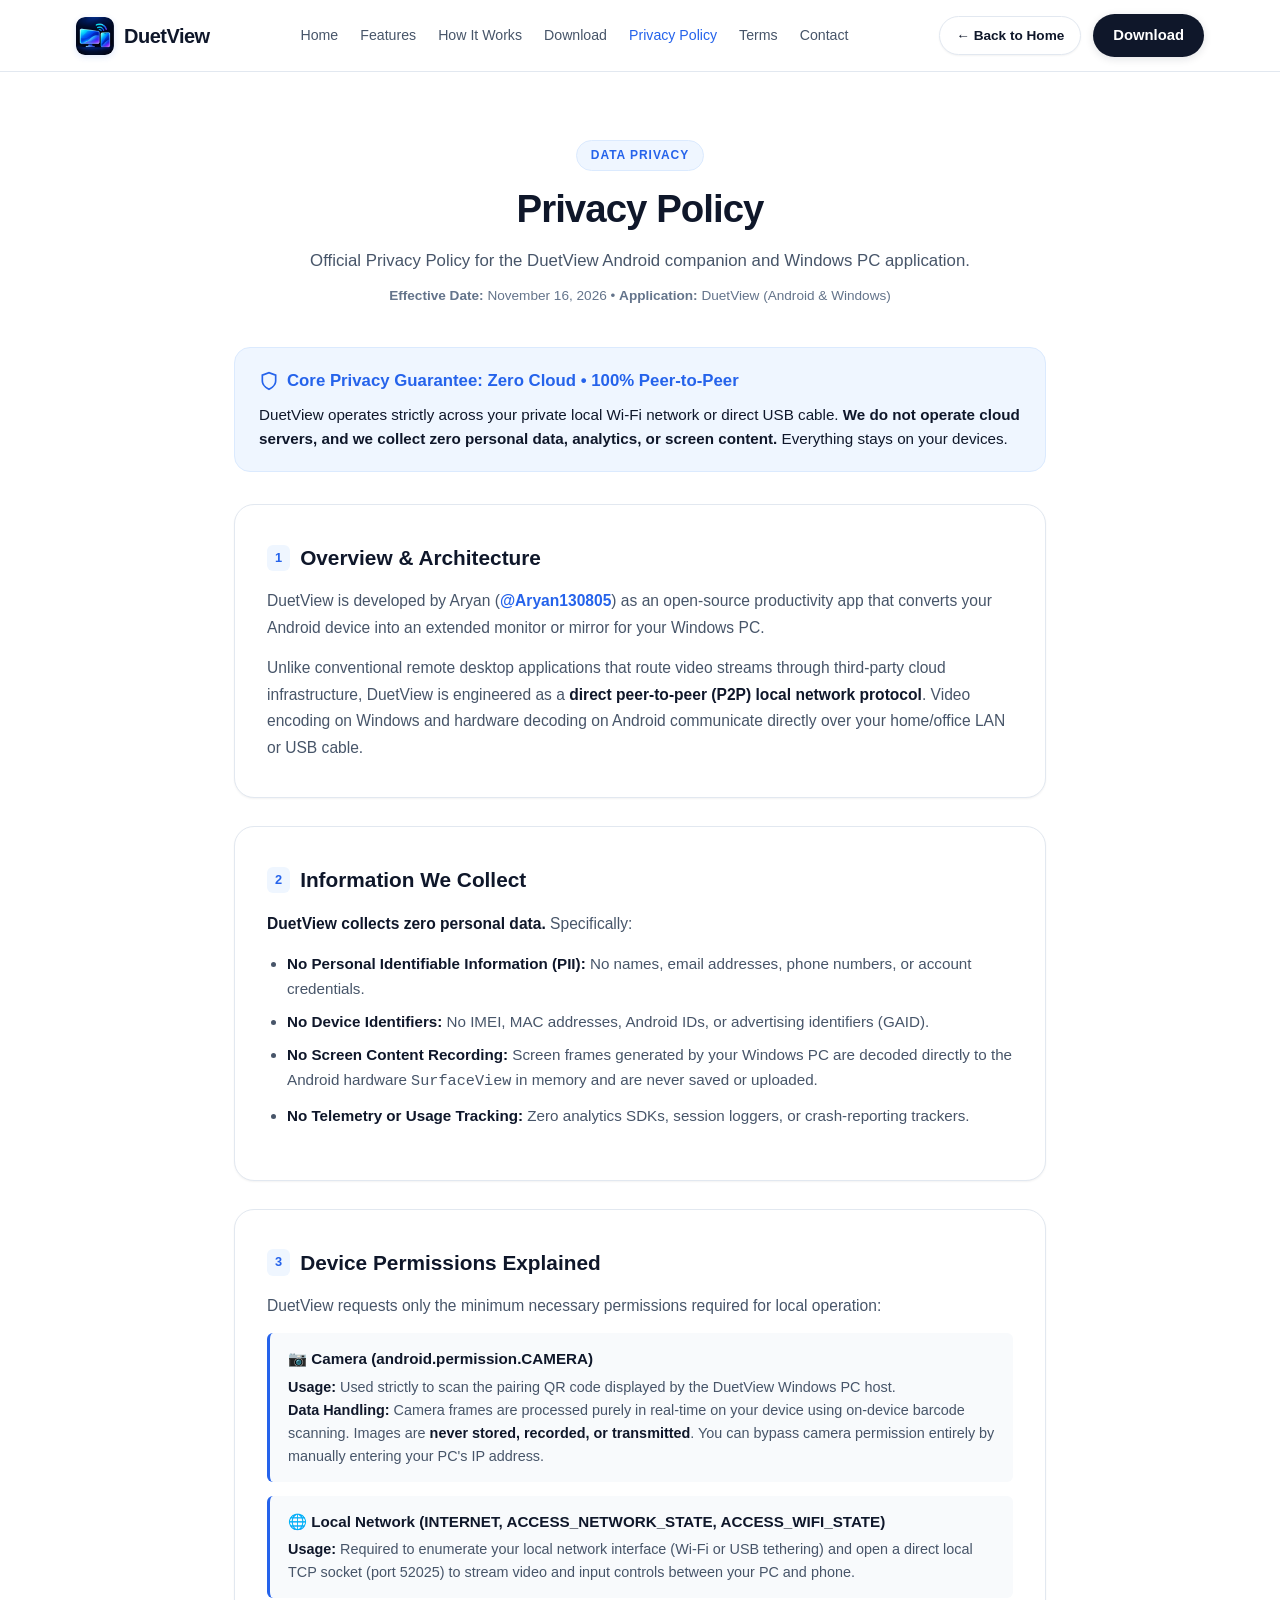
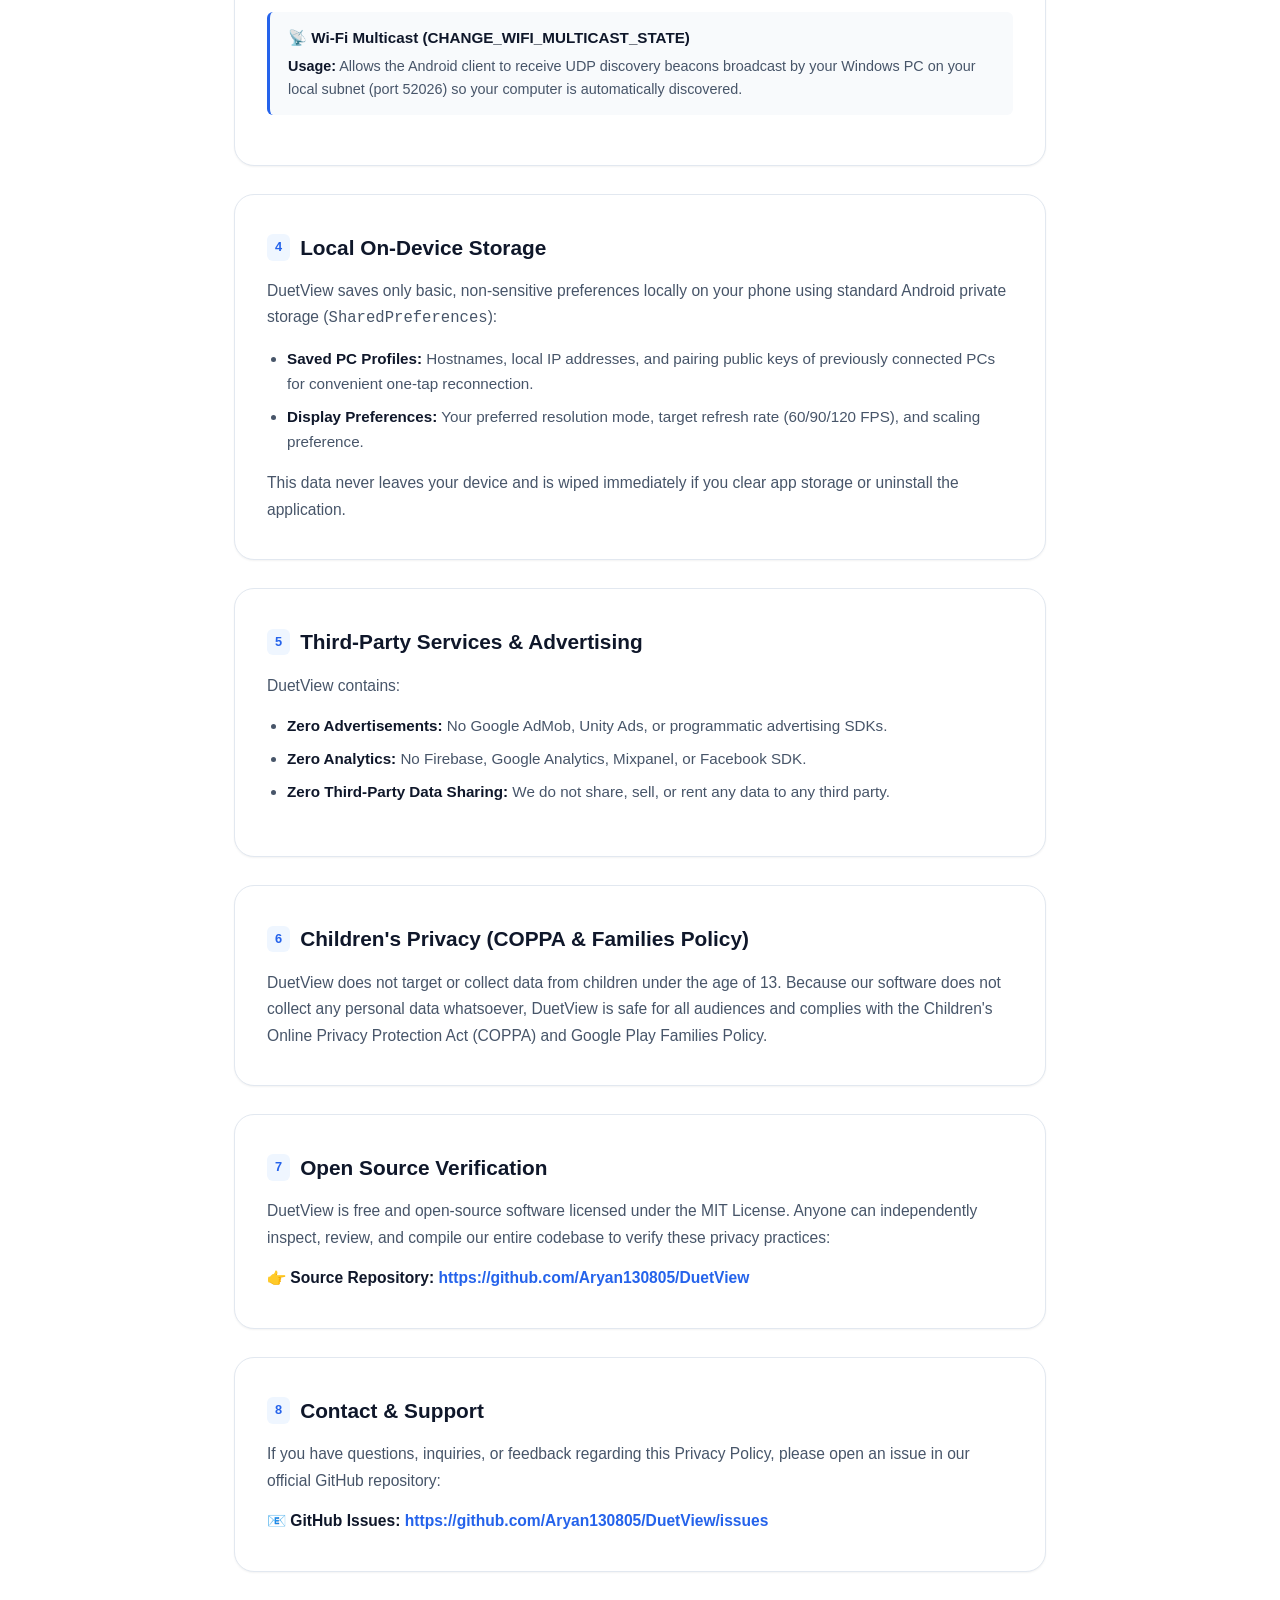
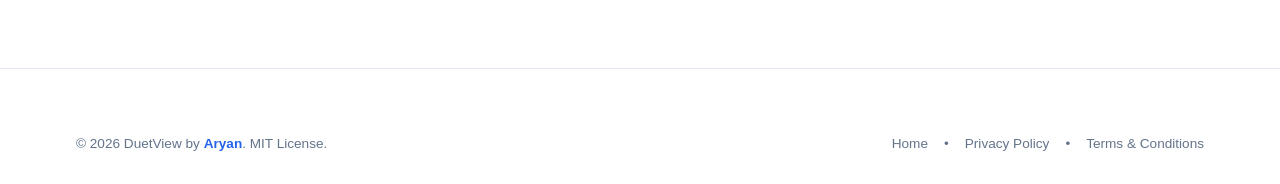
<file: privacy.html>
<!DOCTYPE html>
<html lang="en">
<head>
  <meta charset="UTF-8">
  <meta name="viewport" content="width=device-width, initial-scale=1.0">
  <title>Privacy Policy — DuetView</title>
  <meta name="description" content="Official Privacy Policy for DuetView. 100% peer-to-peer, zero-cloud data collection companion display application for Android and Windows.">
  <link rel="icon" type="image/x-icon" href="favicon.ico">
  <link rel="icon" type="image/png" href="favicon.png">
  <link rel="stylesheet" href="assets/website/css/style.css?v=3.1">
  <style>
    .legal-container {
      max-width: 860px;
      margin: 48px auto 96px auto;
      padding: 0 24px;
    }
    .legal-card {
      background: var(--bg-card);
      border: 1px solid var(--border-light);
      border-radius: var(--radius-xl);
      padding: 36px 32px;
      margin-bottom: 28px;
      box-shadow: var(--shadow-xs);
    }
    .legal-card h2 {
      font-size: 1.3rem;
      font-weight: 800;
      color: var(--text-heading);
      margin-bottom: 14px;
      display: flex;
      align-items: center;
      gap: 10px;
    }
    .legal-card h2 .num-badge {
      background: var(--bg-badge-blue);
      color: var(--primary);
      font-size: 0.8rem;
      font-weight: 700;
      padding: 3px 8px;
      border-radius: 6px;
    }
    .legal-card p {
      color: var(--text-body);
      font-size: 0.975rem;
      line-height: 1.7;
      margin-bottom: 14px;
    }
    .legal-card p:last-child {
      margin-bottom: 0;
    }
    .legal-card ul {
      margin: 12px 0 16px 20px;
      color: var(--text-body);
    }
    .legal-card li {
      margin-bottom: 8px;
      font-size: 0.95rem;
      line-height: 1.65;
    }
    .legal-card strong {
      color: var(--text-heading);
    }
    .summary-banner {
      background: var(--bg-badge-blue);
      border: 1px solid var(--primary-light);
      border-radius: var(--radius-lg);
      padding: 20px 24px;
      margin-bottom: 32px;
    }
    .summary-banner h3 {
      color: var(--primary);
      font-size: 1.05rem;
      font-weight: 700;
      margin-bottom: 8px;
      display: flex;
      align-items: center;
      gap: 8px;
    }
    .summary-banner p {
      color: var(--text-heading);
      font-size: 0.95rem;
      margin: 0;
      line-height: 1.6;
    }
    .permission-item {
      background: #f8fafc;
      border-left: 3px solid var(--primary);
      border-radius: 6px;
      padding: 14px 18px;
      margin: 14px 0;
    }
    .permission-name {
      font-weight: 700;
      color: var(--text-heading);
      font-size: 0.95rem;
      margin-bottom: 4px;
    }
    .permission-desc {
      font-size: 0.9rem;
      color: var(--text-body);
      line-height: 1.6;
    }
  </style>
</head>
<body>

  <!-- Navigation Bar (Single Horizontal Row) -->
  <nav class="navbar" id="navbar">
    <div class="nav-container">
      <a href="index.html" class="nav-brand" aria-label="DuetView Home">
        <img src="assets/website/images/duetview_icon.png" alt="DuetView Logo" class="brand-logo" width="38" height="38">
        <span class="brand-name">DuetView</span>
      </a>

      <ul class="nav-menu" id="nav-menu">
        <li class="nav-item"><a href="index.html" class="nav-link">Home</a></li>
        <li class="nav-item"><a href="index.html#features" class="nav-link">Features</a></li>
        <li class="nav-item"><a href="index.html#how-it-works" class="nav-link">How It Works</a></li>
        <li class="nav-item"><a href="index.html#download" class="nav-link">Download</a></li>
        <li class="nav-item"><a href="privacy.html" class="nav-link active">Privacy Policy</a></li>
        <li class="nav-item"><a href="terms.html" class="nav-link">Terms</a></li>
        <li class="nav-item"><a href="index.html#contact" class="nav-link">Contact</a></li>
        <li class="nav-item mobile-cta-item">
          <a href="index.html#download" class="btn btn-primary btn-block">Download DuetView</a>
        </li>
      </ul>

      <div class="nav-actions">
        <a href="index.html" class="btn btn-secondary btn-sm">
          &larr; Back to Home
        </a>
        <a href="index.html#download" class="btn btn-primary nav-cta-desktop">
          Download
        </a>
        <button class="hamburger" id="hamburger" aria-label="Toggle navigation menu" aria-expanded="false">
          <span class="bar"></span>
          <span class="bar"></span>
          <span class="bar"></span>
        </button>
      </div>
    </div>
  </nav>

  <!-- Legal Content Container -->
  <main class="legal-container">
    <div style="text-align: center; margin-bottom: 40px; padding-top: 20px;">
      <span class="section-tag">DATA PRIVACY</span>
      <h1 class="section-title">Privacy Policy</h1>
      <p class="section-subtitle">Official Privacy Policy for the DuetView Android companion and Windows PC application.</p>
      <div style="font-size: 0.85rem; color: var(--text-muted); margin-top: 10px;">
        <strong>Effective Date:</strong> November 16, 2026 &bull; <strong>Application:</strong> DuetView (Android &amp; Windows)
      </div>
    </div>

    <!-- Summary Banner -->
    <div class="summary-banner">
      <h3>
        <svg width="20" height="20" viewBox="0 0 24 24" fill="none" stroke="currentColor" stroke-width="2">
          <path d="M12 22s8-4 8-10V5l-8-3-8 3v7c0 6 8 10 8 10z"/>
        </svg>
        Core Privacy Guarantee: Zero Cloud &bull; 100% Peer-to-Peer
      </h3>
      <p>
        DuetView operates strictly across your private local Wi-Fi network or direct USB cable. <strong>We do not operate cloud servers, and we collect zero personal data, analytics, or screen content.</strong> Everything stays on your devices.
      </p>
    </div>

    <!-- Section 1 -->
    <div class="legal-card">
      <h2><span class="num-badge">1</span> Overview &amp; Architecture</h2>
      <p>
        DuetView is developed by Aryan (<a href="https://github.com/Aryan130805" target="_blank" rel="noopener" style="color: var(--primary); font-weight: 600;">@Aryan130805</a>) as an open-source productivity app that converts your Android device into an extended monitor or mirror for your Windows PC.
      </p>
      <p>
        Unlike conventional remote desktop applications that route video streams through third-party cloud infrastructure, DuetView is engineered as a <strong>direct peer-to-peer (P2P) local network protocol</strong>. Video encoding on Windows and hardware decoding on Android communicate directly over your home/office LAN or USB cable.
      </p>
    </div>

    <!-- Section 2 -->
    <div class="legal-card">
      <h2><span class="num-badge">2</span> Information We Collect</h2>
      <p>
        <strong>DuetView collects zero personal data.</strong> Specifically:
      </p>
      <ul>
        <li><strong>No Personal Identifiable Information (PII):</strong> No names, email addresses, phone numbers, or account credentials.</li>
        <li><strong>No Device Identifiers:</strong> No IMEI, MAC addresses, Android IDs, or advertising identifiers (GAID).</li>
        <li><strong>No Screen Content Recording:</strong> Screen frames generated by your Windows PC are decoded directly to the Android hardware <code>SurfaceView</code> in memory and are never saved or uploaded.</li>
        <li><strong>No Telemetry or Usage Tracking:</strong> Zero analytics SDKs, session loggers, or crash-reporting trackers.</li>
      </ul>
    </div>

    <!-- Section 3 -->
    <div class="legal-card">
      <h2><span class="num-badge">3</span> Device Permissions Explained</h2>
      <p>
        DuetView requests only the minimum necessary permissions required for local operation:
      </p>

      <div class="permission-item">
        <div class="permission-name">📷 Camera (android.permission.CAMERA)</div>
        <div class="permission-desc">
          <strong>Usage:</strong> Used strictly to scan the pairing QR code displayed by the DuetView Windows PC host.<br>
          <strong>Data Handling:</strong> Camera frames are processed purely in real-time on your device using on-device barcode scanning. Images are <strong>never stored, recorded, or transmitted</strong>. You can bypass camera permission entirely by manually entering your PC's IP address.
        </div>
      </div>

      <div class="permission-item">
        <div class="permission-name">🌐 Local Network (INTERNET, ACCESS_NETWORK_STATE, ACCESS_WIFI_STATE)</div>
        <div class="permission-desc">
          <strong>Usage:</strong> Required to enumerate your local network interface (Wi-Fi or USB tethering) and open a direct local TCP socket (port 52025) to stream video and input controls between your PC and phone.
        </div>
      </div>

      <div class="permission-item">
        <div class="permission-name">📡 Wi-Fi Multicast (CHANGE_WIFI_MULTICAST_STATE)</div>
        <div class="permission-desc">
          <strong>Usage:</strong> Allows the Android client to receive UDP discovery beacons broadcast by your Windows PC on your local subnet (port 52026) so your computer is automatically discovered.
        </div>
      </div>
    </div>

    <!-- Section 4 -->
    <div class="legal-card">
      <h2><span class="num-badge">4</span> Local On-Device Storage</h2>
      <p>
        DuetView saves only basic, non-sensitive preferences locally on your phone using standard Android private storage (<code>SharedPreferences</code>):
      </p>
      <ul>
        <li><strong>Saved PC Profiles:</strong> Hostnames, local IP addresses, and pairing public keys of previously connected PCs for convenient one-tap reconnection.</li>
        <li><strong>Display Preferences:</strong> Your preferred resolution mode, target refresh rate (60/90/120 FPS), and scaling preference.</li>
      </ul>
      <p>
        This data never leaves your device and is wiped immediately if you clear app storage or uninstall the application.
      </p>
    </div>

    <!-- Section 5 -->
    <div class="legal-card">
      <h2><span class="num-badge">5</span> Third-Party Services &amp; Advertising</h2>
      <p>
        DuetView contains:
      </p>
      <ul>
        <li><strong>Zero Advertisements:</strong> No Google AdMob, Unity Ads, or programmatic advertising SDKs.</li>
        <li><strong>Zero Analytics:</strong> No Firebase, Google Analytics, Mixpanel, or Facebook SDK.</li>
        <li><strong>Zero Third-Party Data Sharing:</strong> We do not share, sell, or rent any data to any third party.</li>
      </ul>
    </div>

    <!-- Section 6 -->
    <div class="legal-card">
      <h2><span class="num-badge">6</span> Children's Privacy (COPPA &amp; Families Policy)</h2>
      <p>
        DuetView does not target or collect data from children under the age of 13. Because our software does not collect any personal data whatsoever, DuetView is safe for all audiences and complies with the Children's Online Privacy Protection Act (COPPA) and Google Play Families Policy.
      </p>
    </div>

    <!-- Section 7 -->
    <div class="legal-card">
      <h2><span class="num-badge">7</span> Open Source Verification</h2>
      <p>
        DuetView is free and open-source software licensed under the MIT License. Anyone can independently inspect, review, and compile our entire codebase to verify these privacy practices:
      </p>
      <p>
        👉 <strong>Source Repository:</strong> <a href="https://github.com/Aryan130805/DuetView" target="_blank" rel="noopener" style="color: var(--primary); font-weight: 600;">https://github.com/Aryan130805/DuetView</a>
      </p>
    </div>

    <!-- Section 8 -->
    <div class="legal-card">
      <h2><span class="num-badge">8</span> Contact &amp; Support</h2>
      <p>
        If you have questions, inquiries, or feedback regarding this Privacy Policy, please open an issue in our official GitHub repository:
      </p>
      <p>
        📧 <strong>GitHub Issues:</strong> <a href="https://github.com/Aryan130805/DuetView/issues" target="_blank" rel="noopener" style="color: var(--primary); font-weight: 600;">https://github.com/Aryan130805/DuetView/issues</a>
      </p>
    </div>
  </main>

  <!-- Footer -->
  <footer class="footer">
    <div class="section-container">
      <div class="footer-bottom-bar" style="border-top: none; padding-top: 0;">
        <div>
          &copy; 2026 DuetView by <a href="https://github.com/Aryan130805" target="_blank" rel="noopener noreferrer" style="color: var(--primary); font-weight: 600;">Aryan</a>. MIT License.
        </div>
        <div style="display: flex; gap: 16px;">
          <a href="index.html">Home</a>
          <span>&bull;</span>
          <a href="privacy.html">Privacy Policy</a>
          <span>&bull;</span>
          <a href="terms.html">Terms &amp; Conditions</a>
        </div>
      </div>
    </div>
  </footer>

  <script src="assets/website/js/main.js?v=3.1"></script>
</body>
</html>
</file>
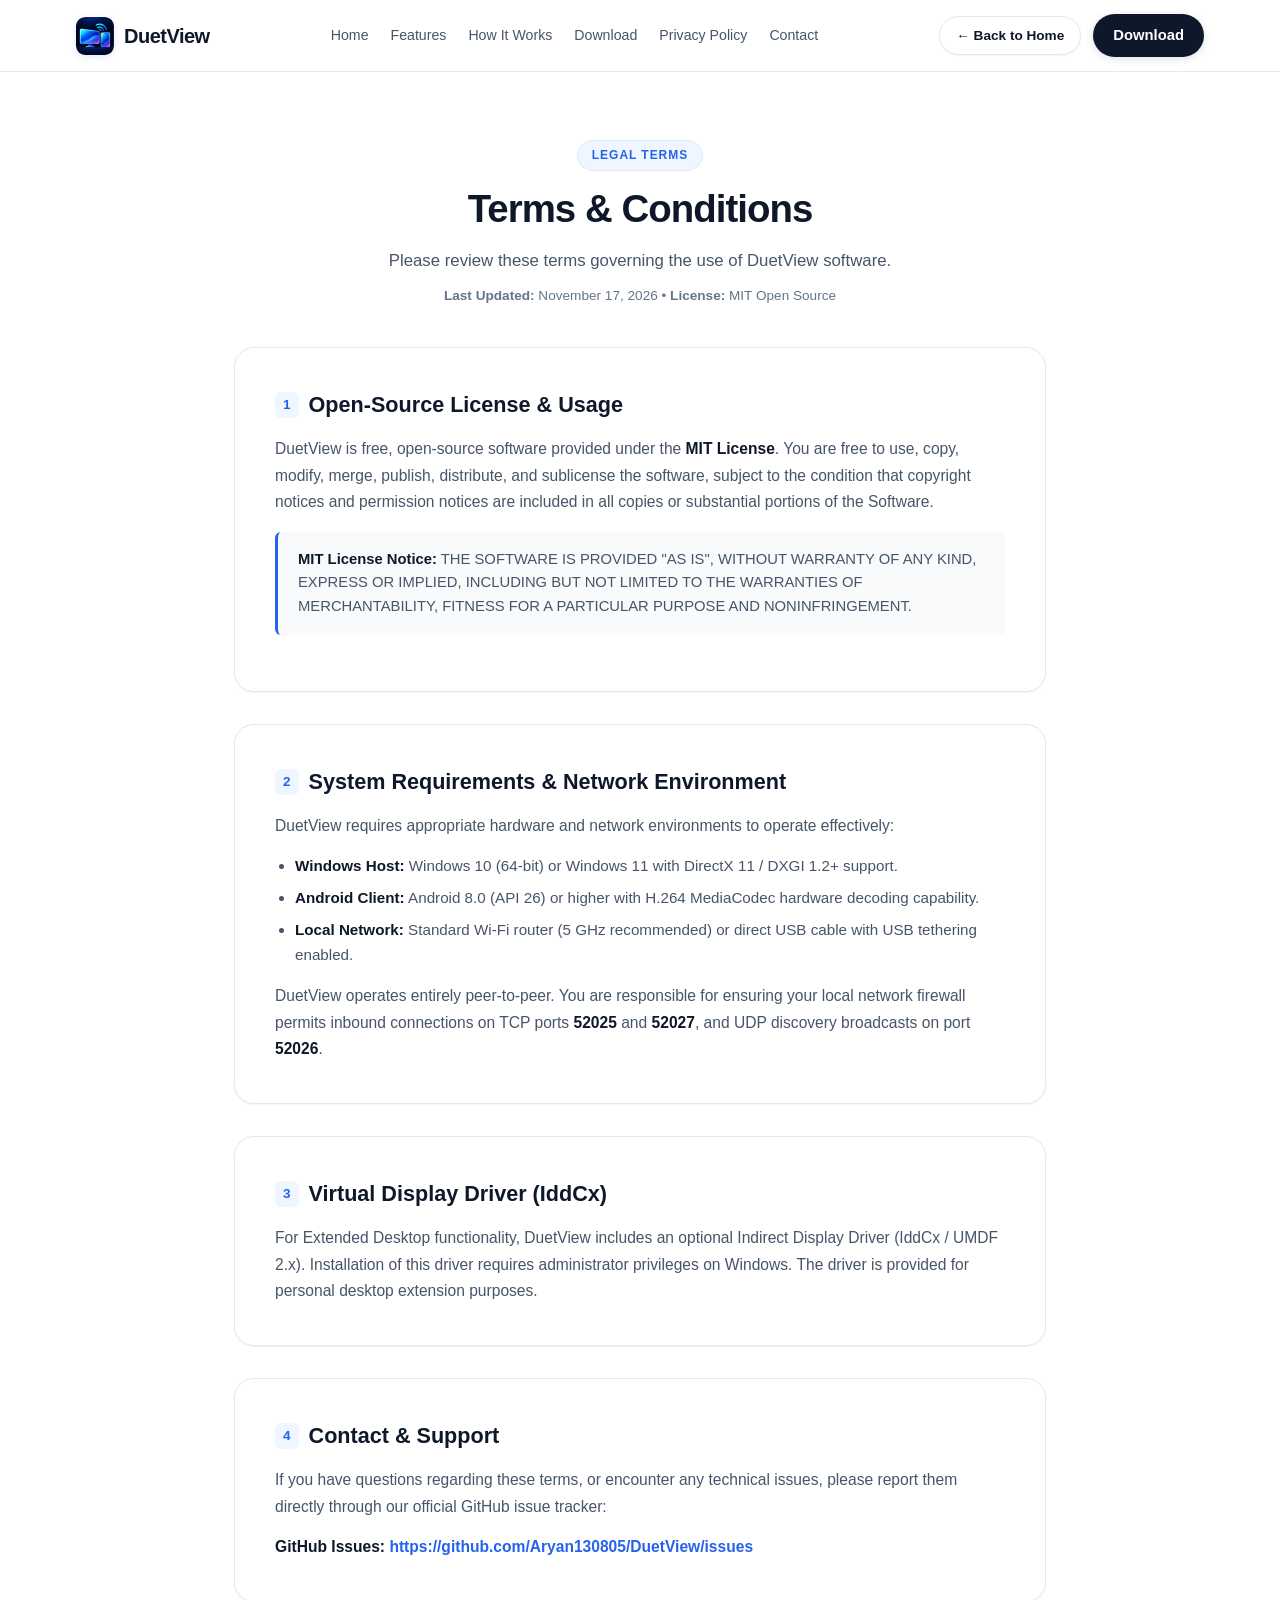
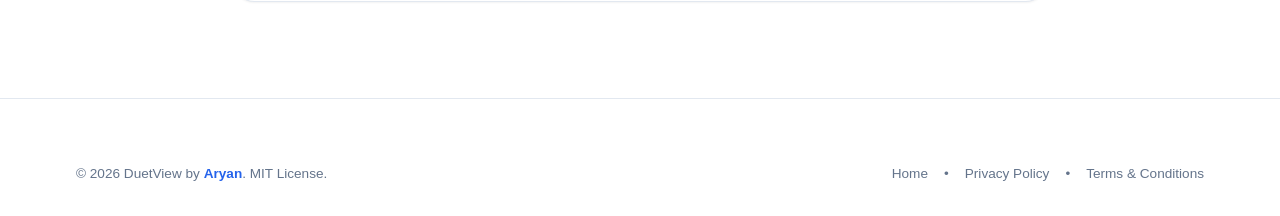
<file: terms.html>
<!DOCTYPE html>
<html lang="en">
<head>
  <meta charset="UTF-8">
  <meta name="viewport" content="width=device-width, initial-scale=1.0">
  <title>Terms &amp; Conditions — DuetView</title>
  <meta name="description" content="Terms &amp; Conditions for DuetView - Open-source Android and Windows companion display application.">
  <link rel="icon" type="image/x-icon" href="favicon.ico">
  <link rel="icon" type="image/png" href="favicon.png">
  <link rel="stylesheet" href="assets/website/css/style.css?v=3.1">
  <style>
    .legal-container {
      max-width: 860px;
      margin: 48px auto 96px auto;
      padding: 0 24px;
    }
    .legal-card {
      background: var(--bg-card);
      border: 1px solid var(--border-light);
      border-radius: var(--radius-xl);
      padding: 40px;
      margin-bottom: 32px;
      box-shadow: var(--shadow-xs);
    }
    .legal-card h2 {
      font-size: 1.35rem;
      font-weight: 800;
      color: var(--text-heading);
      margin-bottom: 14px;
      display: flex;
      align-items: center;
      gap: 10px;
    }
    .legal-card h2 .num-badge {
      background: var(--bg-badge-blue);
      color: var(--primary);
      font-size: 0.85rem;
      padding: 2px 8px;
      border-radius: 6px;
    }
    .legal-card p {
      color: var(--text-body);
      font-size: 0.975rem;
      line-height: 1.7;
      margin-bottom: 14px;
    }
    .legal-card p:last-child {
      margin-bottom: 0;
    }
    .legal-card ul {
      margin: 12px 0 16px 20px;
      color: var(--text-body);
    }
    .legal-card li {
      margin-bottom: 8px;
      font-size: 0.95rem;
    }
    .legal-card strong {
      color: var(--text-heading);
    }
    .callout-box {
      background: #f8fafc;
      border-left: 3px solid var(--primary);
      border-radius: 6px;
      padding: 16px 20px;
      margin: 16px 0;
      font-size: 0.925rem;
      color: var(--text-body);
    }
  </style>
</head>
<body>

  <!-- Navigation Bar -->
  <nav class="navbar" id="navbar">
    <div class="nav-container">
      <a href="index.html" class="nav-brand" aria-label="DuetView Home">
        <img src="assets/website/images/duetview_icon.png" alt="DuetView Logo" class="brand-logo" width="38" height="38">
        <span class="brand-name">DuetView</span>
      </a>

      <ul class="nav-menu" id="nav-menu">
        <li class="nav-item"><a href="index.html" class="nav-link">Home</a></li>
        <li class="nav-item"><a href="index.html#features" class="nav-link">Features</a></li>
        <li class="nav-item"><a href="index.html#how-it-works" class="nav-link">How It Works</a></li>
        <li class="nav-item"><a href="index.html#download" class="nav-link">Download</a></li>
        <li class="nav-item"><a href="privacy.html" class="nav-link">Privacy Policy</a></li>
        <li class="nav-item"><a href="index.html#contact" class="nav-link">Contact</a></li>
        <li class="nav-item mobile-cta-item">
          <a href="index.html#download" class="btn btn-primary btn-block">Download DuetView</a>
        </li>
      </ul>

      <div class="nav-actions">
        <a href="index.html" class="btn btn-secondary btn-sm">
          &larr; Back to Home
        </a>
        <a href="index.html#download" class="btn btn-primary nav-cta-desktop">
          Download
        </a>
        <button class="hamburger" id="hamburger" aria-label="Toggle navigation menu" aria-expanded="false">
          <span class="bar"></span>
          <span class="bar"></span>
          <span class="bar"></span>
        </button>
      </div>
    </div>
  </nav>

  <!-- Legal Content -->
  <main class="legal-container">
    <div style="text-align: center; margin-bottom: 40px; padding-top: 20px;">
      <span class="section-tag">LEGAL TERMS</span>
      <h1 class="section-title">Terms &amp; Conditions</h1>
      <p class="section-subtitle">Please review these terms governing the use of DuetView software.</p>
      <div style="font-size: 0.85rem; color: var(--text-muted); margin-top: 10px;">
        <strong>Last Updated:</strong> November 17, 2026 &bull; <strong>License:</strong> MIT Open Source
      </div>
    </div>

    <!-- Section 1 -->
    <div class="legal-card">
      <h2><span class="num-badge">1</span> Open-Source License &amp; Usage</h2>
      <p>
        DuetView is free, open-source software provided under the <strong>MIT License</strong>. You are free to use, copy, modify, merge, publish, distribute, and sublicense the software, subject to the condition that copyright notices and permission notices are included in all copies or substantial portions of the Software.
      </p>
      <div class="callout-box">
        <strong>MIT License Notice:</strong> THE SOFTWARE IS PROVIDED "AS IS", WITHOUT WARRANTY OF ANY KIND, EXPRESS OR IMPLIED, INCLUDING BUT NOT LIMITED TO THE WARRANTIES OF MERCHANTABILITY, FITNESS FOR A PARTICULAR PURPOSE AND NONINFRINGEMENT.
      </div>
    </div>

    <!-- Section 2 -->
    <div class="legal-card">
      <h2><span class="num-badge">2</span> System Requirements &amp; Network Environment</h2>
      <p>
        DuetView requires appropriate hardware and network environments to operate effectively:
      </p>
      <ul>
        <li><strong>Windows Host:</strong> Windows 10 (64-bit) or Windows 11 with DirectX 11 / DXGI 1.2+ support.</li>
        <li><strong>Android Client:</strong> Android 8.0 (API 26) or higher with H.264 MediaCodec hardware decoding capability.</li>
        <li><strong>Local Network:</strong> Standard Wi-Fi router (5 GHz recommended) or direct USB cable with USB tethering enabled.</li>
      </ul>
      <p>
        DuetView operates entirely peer-to-peer. You are responsible for ensuring your local network firewall permits inbound connections on TCP ports <strong>52025</strong> and <strong>52027</strong>, and UDP discovery broadcasts on port <strong>52026</strong>.
      </p>
    </div>

    <!-- Section 3 -->
    <div class="legal-card">
      <h2><span class="num-badge">3</span> Virtual Display Driver (IddCx)</h2>
      <p>
        For Extended Desktop functionality, DuetView includes an optional Indirect Display Driver (IddCx / UMDF 2.x). Installation of this driver requires administrator privileges on Windows. The driver is provided for personal desktop extension purposes.
      </p>
    </div>

    <!-- Section 4 -->
    <div class="legal-card">
      <h2><span class="num-badge">4</span> Contact &amp; Support</h2>
      <p>
        If you have questions regarding these terms, or encounter any technical issues, please report them directly through our official GitHub issue tracker:
      </p>
      <p>
        <strong>GitHub Issues:</strong> <a href="https://github.com/Aryan130805/DuetView/issues" target="_blank" rel="noopener noreferrer" style="color: var(--primary); font-weight: 600;">https://github.com/Aryan130805/DuetView/issues</a>
      </p>
    </div>
  </main>

  <!-- Footer -->
  <footer class="footer">
    <div class="section-container">
      <div class="footer-bottom-bar" style="border-top: none; padding-top: 0;">
        <div>
          &copy; 2026 DuetView by <a href="https://github.com/Aryan130805" target="_blank" rel="noopener noreferrer" style="color: var(--primary); font-weight: 600;">Aryan</a>. MIT License.
        </div>
        <div style="display: flex; gap: 16px;">
          <a href="index.html">Home</a>
          <span>&bull;</span>
          <a href="privacy.html">Privacy Policy</a>
          <span>&bull;</span>
          <a href="terms.html">Terms &amp; Conditions</a>
        </div>
      </div>
    </div>
  </footer>

  <script src="assets/website/js/main.js"></script>
</body>
</html>
</file>
<file: assets/website/css/style.css>
/* ==========================================================================
   DuetView Official Website Stylesheet
   Premium White & Light Design System (v3.0)
   ========================================================================== */

/* --------------------------------------------------------------------------
   1. CSS Custom Properties / Design Tokens
   -------------------------------------------------------------------------- */
:root {
  /* Surfaces & Backgrounds */
  --bg-page: #ffffff;
  --bg-subtle: #f8fafc;
  --bg-card: #ffffff;
  --bg-card-hover: #f1f5f9;
  --bg-nav: rgba(255, 255, 255, 0.98);
  --bg-badge-blue: #eff6ff;
  --bg-badge-violet: #f5f3ff;
  --bg-badge-green: #ecfdf5;

  /* Typography & Text */
  --text-heading: #0f172a;
  --text-body: #475569;
  --text-muted: #64748b;
  --text-light: #94a3b8;
  --text-on-dark: #ffffff;

  /* Brand Colors & Accents */
  --primary: #2563eb;
  --primary-hover: #1d4ed8;
  --primary-light: #dbeafe;
  --accent-violet: #6366f1;
  --accent-purple: #7c3aed;
  --success: #10b981;
  --dark-btn-bg: #0f172a;
  --dark-btn-hover: #1e293b;

  /* Borders & Dividers */
  --border-light: #e2e8f0;
  --border-subtle: #f1f5f9;
  --border-focus: #3b82f6;

  /* Shadows */
  --shadow-xs: 0 1px 2px 0 rgba(0, 0, 0, 0.05);
  --shadow-sm: 0 2px 4px 0 rgba(0, 0, 0, 0.04);
  --shadow-md: 0 4px 6px -1px rgba(0, 0, 0, 0.06), 0 2px 4px -2px rgba(0, 0, 0, 0.04);
  --shadow-lg: 0 10px 15px -3px rgba(0, 0, 0, 0.06), 0 4px 6px -4px rgba(0, 0, 0, 0.03);
  --shadow-xl: 0 20px 25px -5px rgba(0, 0, 0, 0.06), 0 8px 10px -6px rgba(0, 0, 0, 0.03);
  --shadow-device: 0 20px 40px -10px rgba(15, 23, 42, 0.16);

  /* Geometry & Layout */
  --nav-height: 72px;
  --container-max: 1200px;
  --radius-sm: 8px;
  --radius-md: 12px;
  --radius-lg: 16px;
  --radius-xl: 20px;
  --radius-2xl: 28px;
  --radius-full: 9999px;

  /* Transitions */
  --transition-fast: 0.15s ease;
  --transition-normal: 0.25s ease;
  --transition-smooth: 0.35s cubic-bezier(0.16, 1, 0.3, 1);
}

/* --------------------------------------------------------------------------
   2. Reset & Base Typography (Bulletproof Margins)
   -------------------------------------------------------------------------- */
*,
*::before,
*::after {
  box-sizing: border-box;
  margin: 0;
  padding: 0;
}

html,
body {
  width: 100%;
  max-width: 100%;
  overflow-x: hidden; /* Prevent horizontal scroll & text clipping */
  scroll-behavior: smooth;
  font-size: 16px;
  -webkit-text-size-adjust: 100%;
}

body {
  font-family: "Inter", -apple-system, BlinkMacSystemFont, "Segoe UI", Roboto, Helvetica, Arial, sans-serif;
  background-color: var(--bg-page);
  color: var(--text-body);
  line-height: 1.6;
  -webkit-font-smoothing: antialiased;
  -moz-osx-font-smoothing: grayscale;
}

img,
svg {
  display: block;
  max-width: 100%;
}

a {
  color: inherit;
  text-decoration: none;
  transition: color var(--transition-fast);
}

button {
  font-family: inherit;
  cursor: pointer;
  border: none;
  background: none;
  outline: none;
}

code,
kbd,
pre {
  font-family: "JetBrains Mono", Consolas, Monaco, monospace;
}

/* --------------------------------------------------------------------------
   3. Layout Containers & Page Margins
   -------------------------------------------------------------------------- */
.section-container {
  width: 100%;
  max-width: var(--container-max);
  margin-left: auto;
  margin-right: auto;
  padding-left: 36px;
  padding-right: 36px;
  box-sizing: border-box;
}

.section-block {
  padding: 88px 0;
  position: relative;
  width: 100%;
}

.bg-subtle {
  background-color: var(--bg-subtle);
  border-top: 1px solid var(--border-light);
  border-bottom: 1px solid var(--border-light);
}

.text-center {
  text-align: center;
}

/* Section Header Typography */
.section-header {
  max-width: 720px;
  margin: 0 auto 52px auto;
  padding: 0 12px;
}

.section-tag {
  display: inline-block;
  font-size: 0.75rem;
  font-weight: 700;
  letter-spacing: 0.08em;
  text-transform: uppercase;
  color: var(--primary);
  background: var(--bg-badge-blue);
  border: 1px solid var(--primary-light);
  padding: 5px 14px;
  border-radius: var(--radius-full);
  margin-bottom: 14px;
}

.section-title {
  font-size: clamp(1.8rem, 3.2vw, 2.4rem);
  font-weight: 800;
  line-height: 1.25;
  letter-spacing: -0.025em;
  color: var(--text-heading);
  margin-bottom: 14px;
}

.section-subtitle {
  font-size: 1.05rem;
  color: var(--text-body);
  line-height: 1.65;
}

/* --------------------------------------------------------------------------
   4. Buttons
   -------------------------------------------------------------------------- */
.btn {
  display: inline-flex;
  align-items: center;
  justify-content: center;
  gap: 8px;
  font-size: 0.925rem;
  font-weight: 600;
  padding: 10px 20px;
  border-radius: var(--radius-full);
  transition: all var(--transition-normal);
  white-space: nowrap;
  flex-shrink: 0;
}

.btn-primary {
  background-color: var(--dark-btn-bg);
  color: var(--text-on-dark);
  box-shadow: 0 2px 8px rgba(15, 23, 42, 0.12);
}

.btn-primary:hover {
  background-color: var(--dark-btn-hover);
  transform: translateY(-1px);
  box-shadow: 0 6px 16px rgba(15, 23, 42, 0.18);
}

.btn-primary-blue {
  background-color: var(--primary);
  color: var(--text-on-dark);
  box-shadow: 0 4px 12px rgba(37, 99, 235, 0.2);
}

.btn-primary-blue:hover {
  background-color: var(--primary-hover);
  transform: translateY(-1px);
  box-shadow: 0 8px 18px rgba(37, 99, 235, 0.3);
}

.btn-secondary {
  background-color: #ffffff;
  color: var(--text-heading);
  border: 1px solid var(--border-light);
  box-shadow: var(--shadow-xs);
}

.btn-secondary:hover {
  background-color: #f8fafc;
  border-color: #cbd5e1;
  transform: translateY(-1px);
  box-shadow: var(--shadow-sm);
}

.btn-outline {
  background-color: transparent;
  color: var(--text-heading);
  border: 1px solid var(--border-light);
}

.btn-outline:hover {
  background-color: #f1f5f9;
  border-color: #cbd5e1;
}

.btn-lg {
  padding: 13px 26px;
  font-size: 0.975rem;
}

.btn-sm {
  padding: 8px 16px;
  font-size: 0.85rem;
}

.btn-block {
  width: 100%;
}

/* --------------------------------------------------------------------------
   5. NAVIGATION BAR — SINGLE HORIZONTAL ROW (NEVER WRAPS)
   -------------------------------------------------------------------------- */
.navbar {
  position: sticky;
  top: 0;
  width: 100%;
  height: var(--nav-height);
  background-color: var(--bg-nav);
  backdrop-filter: blur(16px);
  -webkit-backdrop-filter: blur(16px);
  border-bottom: 1px solid var(--border-light);
  z-index: 1000;
  transition: all var(--transition-normal);
}

.nav-container {
  width: 100%;
  max-width: var(--container-max);
  height: 100%;
  margin: 0 auto;
  padding: 0 36px;
  display: flex;
  flex-direction: row;
  align-items: center;
  justify-content: space-between;
  flex-wrap: nowrap; /* STRICTLY PREVENT WRAPPING */
  gap: 16px;
  box-sizing: border-box;
}

/* Zone 1: Left Brand (Logo and Name in One Single Line) */
.nav-brand {
  display: flex;
  flex-direction: row;
  align-items: center;
  gap: 10px;
  flex-shrink: 0;
  text-decoration: none;
  white-space: nowrap;
}

.brand-logo {
  width: 38px;
  height: 38px;
  border-radius: 9px;
  box-shadow: 0 2px 6px rgba(37, 99, 235, 0.15);
  flex-shrink: 0;
}

.brand-name {
  font-size: 1.25rem;
  font-weight: 800;
  color: var(--text-heading);
  letter-spacing: -0.025em;
  line-height: 1;
}

.brand-badge {
  font-size: 0.7rem;
  font-weight: 700;
  color: var(--primary);
  background: var(--bg-badge-blue);
  border: 1px solid var(--primary-light);
  padding: 2px 8px;
  border-radius: var(--radius-full);
  line-height: 1.2;
}

/* Zone 2: Center Links (Single Row, No Wrap) */
.nav-menu {
  display: flex;
  flex-direction: row;
  align-items: center;
  gap: 22px;
  list-style: none;
  margin: 0;
  padding: 0;
  flex-wrap: nowrap;
  white-space: nowrap;
}

.nav-item {
  position: relative;
  display: flex;
  align-items: center;
}

.nav-link {
  font-size: 0.885rem;
  font-weight: 500;
  color: var(--text-body);
  transition: color var(--transition-fast);
  white-space: nowrap;
  padding: 6px 0;
}

.nav-link:hover,
.nav-link.active {
  color: var(--primary);
}

.mobile-cta-item {
  display: none;
}

/* Zone 3: Right Action Button */
.nav-actions {
  display: flex;
  align-items: center;
  gap: 12px;
  flex-shrink: 0;
}

.nav-cta-desktop {
  display: inline-flex;
}

.hamburger {
  display: none;
  flex-direction: column;
  justify-content: space-between;
  width: 24px;
  height: 18px;
  background: transparent;
  border: none;
  cursor: pointer;
  padding: 0;
}

.hamburger .bar {
  width: 100%;
  height: 2px;
  background-color: var(--text-heading);
  border-radius: 2px;
  transition: all var(--transition-fast);
}

/* --------------------------------------------------------------------------
   6. Hero Section (Spacious Two-Column Layout)
   -------------------------------------------------------------------------- */
.hero-section {
  position: relative;
  background: linear-gradient(180deg, #ffffff 0%, #f8fafc 100%);
  padding: 64px 0 88px 0;
  border-bottom: 1px solid var(--border-light);
  width: 100%;
}

.hero-grid {
  display: grid;
  grid-template-columns: 1.05fr 0.95fr;
  align-items: center;
  gap: 48px;
  margin-bottom: 56px;
  width: 100%;
  box-sizing: border-box;
}

.hero-content {
  display: flex;
  flex-direction: column;
  align-items: flex-start;
  padding-right: 12px;
}

/* Pill Badge */
.pill-badge {
  display: inline-flex;
  align-items: center;
  gap: 8px;
  background-color: var(--bg-badge-violet);
  border: 1px solid #ede9fe;
  color: var(--accent-purple);
  padding: 6px 14px;
  border-radius: var(--radius-full);
  font-size: 0.8rem;
  font-weight: 600;
  margin-bottom: 20px;
}

.pill-badge svg {
  color: var(--accent-purple);
  flex-shrink: 0;
}

.hero-title {
  font-size: clamp(2.4rem, 4.2vw, 3.6rem);
  font-weight: 800;
  line-height: 1.15;
  letter-spacing: -0.03em;
  color: var(--text-heading);
  margin-bottom: 18px;
}

.hero-title .quote-accent {
  display: block;
  background: linear-gradient(135deg, var(--primary) 0%, var(--accent-violet) 100%);
  -webkit-background-clip: text;
  -webkit-text-fill-color: transparent;
}

.hero-desc {
  font-size: 1.1rem;
  line-height: 1.7;
  color: var(--text-body);
  margin-bottom: 30px;
  max-width: 520px;
}

.hero-cta-group {
  display: flex;
  align-items: center;
  gap: 14px;
  flex-wrap: wrap;
  margin-bottom: 32px;
}

/* Compatibility Bar */
.hero-compat-row {
  display: flex;
  align-items: center;
  gap: 18px;
  flex-wrap: wrap;
  padding-top: 18px;
  border-top: 1px solid var(--border-light);
  width: 100%;
}

.compat-item {
  display: flex;
  align-items: center;
  gap: 6px;
  font-size: 0.85rem;
  font-weight: 500;
  color: var(--text-muted);
}

.compat-item svg {
  color: var(--success);
  flex-shrink: 0;
}

/* --------------------------------------------------------------------------
   7. Hero Right Column: Clean Smartphone Mockup
   -------------------------------------------------------------------------- */
.hero-visual-wrapper {
  position: relative;
  display: flex;
  justify-content: center;
  align-items: center;
  width: 100%;
}

.device-frame-phone {
  width: 100%;
  max-width: 360px;
  background: #ffffff;
  border: 10px solid #1e293b;
  border-radius: 40px;
  box-shadow: var(--shadow-device);
  overflow: hidden;
  position: relative;
  aspect-ratio: 9 / 18;
  display: flex;
  flex-direction: column;
}

.device-notch {
  position: absolute;
  top: 8px;
  left: 50%;
  transform: translateX(-50%);
  width: 80px;
  height: 20px;
  background-color: #1e293b;
  border-radius: 16px;
  z-index: 10;
  display: flex;
  align-items: center;
  justify-content: center;
}

.notch-camera {
  width: 8px;
  height: 8px;
  border-radius: 50%;
  background-color: #0b1120;
}

.phone-status-bar {
  display: flex;
  align-items: center;
  justify-content: space-between;
  padding: 12px 18px 6px 18px;
  font-size: 0.75rem;
  font-weight: 600;
  color: #0f172a;
}

.phone-screen-content {
  flex: 1;
  padding: 14px;
  background-color: #f8fafc;
  display: flex;
  flex-direction: column;
  gap: 12px;
  overflow: hidden;
}

.app-mockup-header {
  display: flex;
  align-items: center;
  justify-content: space-between;
  background: #ffffff;
  padding: 10px 12px;
  border-radius: var(--radius-md);
  border: 1px solid var(--border-light);
  box-shadow: var(--shadow-xs);
}

.mockup-brand {
  display: flex;
  align-items: center;
  gap: 8px;
}

.mockup-logo-img {
  width: 26px;
  height: 26px;
  border-radius: 6px;
}

.mockup-app-title {
  font-size: 0.8rem;
  font-weight: 700;
  color: var(--text-heading);
}

.status-pill-green {
  display: inline-flex;
  align-items: center;
  gap: 5px;
  font-size: 0.68rem;
  font-weight: 700;
  color: #059669;
  background: #ecfdf5;
  border: 1px solid #a7f3d0;
  padding: 2px 7px;
  border-radius: var(--radius-full);
}

.pulse-dot {
  width: 6px;
  height: 6px;
  border-radius: 50%;
  background-color: #10b981;
}

.mockup-tabs {
  display: flex;
  background: #e2e8f0;
  border-radius: var(--radius-sm);
  padding: 2px;
  gap: 3px;
}

.mockup-tab {
  flex: 1;
  text-align: center;
  font-size: 0.7rem;
  font-weight: 600;
  padding: 5px 0;
  border-radius: 5px;
  color: var(--text-muted);
}

.mockup-tab.active {
  background: #ffffff;
  color: var(--primary);
  box-shadow: var(--shadow-xs);
}

.mockup-stream-card {
  background: #ffffff;
  border: 1px solid var(--border-light);
  border-radius: var(--radius-md);
  padding: 12px;
  box-shadow: var(--shadow-xs);
  display: flex;
  flex-direction: column;
  gap: 8px;
}

.stream-card-head {
  display: flex;
  align-items: center;
  justify-content: space-between;
}

.stream-target-name {
  font-size: 0.78rem;
  font-weight: 700;
  color: var(--text-heading);
}

.stream-canvas-preview {
  height: 110px;
  background: linear-gradient(135deg, #1e293b 0%, #0f172a 100%);
  border-radius: var(--radius-sm);
  display: flex;
  align-items: center;
  justify-content: center;
  position: relative;
  overflow: hidden;
}

.mini-desktop-window {
  width: 82%;
  height: 72%;
  background: #ffffff;
  border-radius: 5px;
  box-shadow: 0 4px 10px rgba(0, 0, 0, 0.3);
  display: flex;
  flex-direction: column;
  overflow: hidden;
}

.mini-window-bar {
  height: 14px;
  background: #f1f5f9;
  display: flex;
  align-items: center;
  padding: 0 5px;
  gap: 3px;
}

.mini-dot {
  width: 3.5px;
  height: 3.5px;
  border-radius: 50%;
  background: #cbd5e1;
}

.mini-window-body {
  flex: 1;
  padding: 6px;
  display: flex;
  flex-direction: column;
  gap: 4px;
}

.mini-skeleton-line {
  height: 5px;
  background: #e2e8f0;
  border-radius: 2px;
}

.mini-skeleton-line.short {
  width: 50%;
}

.stream-telemetry-row {
  display: grid;
  grid-template-columns: 1fr 1fr;
  gap: 6px;
}

.telemetry-mini-pill {
  background: #f8fafc;
  border: 1px solid var(--border-light);
  border-radius: 5px;
  padding: 5px 6px;
  display: flex;
  flex-direction: column;
}

.telemetry-mini-label {
  font-size: 0.62rem;
  color: var(--text-muted);
}

.telemetry-mini-val {
  font-size: 0.76rem;
  font-weight: 700;
  color: var(--primary);
}

.laptop-accent-badge {
  position: absolute;
  bottom: -12px;
  right: -14px;
  background: #ffffff;
  border: 1px solid var(--border-light);
  border-radius: var(--radius-lg);
  padding: 10px 16px;
  box-shadow: var(--shadow-lg);
  display: flex;
  align-items: center;
  gap: 10px;
  z-index: 20;
}

.laptop-icon-wrap {
  width: 32px;
  height: 32px;
  border-radius: 8px;
  background: var(--bg-badge-blue);
  color: var(--primary);
  display: flex;
  align-items: center;
  justify-content: center;
}

.laptop-badge-text h4 {
  font-size: 0.8rem;
  font-weight: 700;
  color: var(--text-heading);
}

.laptop-badge-text p {
  font-size: 0.68rem;
  color: var(--text-muted);
}

/* --------------------------------------------------------------------------
   8. Four Metric Cards Bar
   -------------------------------------------------------------------------- */
.metrics-row {
  display: grid;
  grid-template-columns: repeat(4, 1fr);
  gap: 20px;
  margin-top: 16px;
  width: 100%;
}

.metric-card {
  background: #ffffff;
  border: 1px solid var(--border-light);
  border-radius: var(--radius-lg);
  padding: 22px;
  box-shadow: var(--shadow-xs);
  display: flex;
  align-items: center;
  gap: 14px;
  transition: all var(--transition-normal);
}

.metric-card:hover {
  transform: translateY(-2px);
  box-shadow: var(--shadow-md);
  border-color: #cbd5e1;
}

.metric-icon-box {
  width: 44px;
  height: 44px;
  border-radius: var(--radius-md);
  background: var(--bg-badge-blue);
  color: var(--primary);
  display: flex;
  align-items: center;
  justify-content: center;
  flex-shrink: 0;
}

.metric-val {
  font-size: 1.35rem;
  font-weight: 800;
  color: var(--text-heading);
  letter-spacing: -0.02em;
  line-height: 1.1;
}

.metric-label {
  font-size: 0.8rem;
  color: var(--text-muted);
  font-weight: 500;
}

/* --------------------------------------------------------------------------
   9. Features Section (8 Cards Grid)
   -------------------------------------------------------------------------- */
.features-grid {
  display: grid;
  grid-template-columns: repeat(auto-fill, minmax(260px, 1fr));
  gap: 22px;
  width: 100%;
}

.feature-card {
  background: #ffffff;
  border: 1px solid var(--border-light);
  border-radius: var(--radius-lg);
  padding: 28px 22px;
  box-shadow: var(--shadow-xs);
  transition: all var(--transition-normal);
  display: flex;
  flex-direction: column;
}

.feature-card:hover {
  transform: translateY(-3px);
  box-shadow: var(--shadow-lg);
  border-color: #bfdbfe;
}

.feature-card-header {
  display: flex;
  align-items: center;
  justify-content: space-between;
  margin-bottom: 18px;
}

.feature-icon-wrapper {
  width: 44px;
  height: 44px;
  border-radius: var(--radius-md);
  background: var(--bg-badge-blue);
  color: var(--primary);
  display: flex;
  align-items: center;
  justify-content: center;
  transition: transform var(--transition-fast);
}

.feature-card:hover .feature-icon-wrapper {
  transform: scale(1.08);
}

.feature-tag-pill {
  font-size: 0.7rem;
  font-weight: 600;
  color: var(--accent-purple);
  background: var(--bg-badge-violet);
  padding: 3px 9px;
  border-radius: var(--radius-full);
}

.feature-title {
  font-size: 1.1rem;
  font-weight: 700;
  color: var(--text-heading);
  margin-bottom: 8px;
  letter-spacing: -0.015em;
}

.feature-desc {
  font-size: 0.9rem;
  color: var(--text-body);
  line-height: 1.6;
}

/* --------------------------------------------------------------------------
   10. How It Works Section (4-Step Clean Roadmap)
   -------------------------------------------------------------------------- */
.steps-grid {
  display: grid;
  grid-template-columns: repeat(4, 1fr);
  gap: 22px;
  width: 100%;
}

.step-card {
  background: #ffffff;
  border: 1px solid var(--border-light);
  border-radius: var(--radius-lg);
  padding: 28px 22px;
  box-shadow: var(--shadow-xs);
  display: flex;
  flex-direction: column;
  transition: all var(--transition-normal);
}

.step-card:hover {
  transform: translateY(-2px);
  box-shadow: var(--shadow-md);
}

.step-num-badge {
  width: 38px;
  height: 38px;
  border-radius: var(--radius-full);
  background: var(--dark-btn-bg);
  color: #ffffff;
  font-size: 0.95rem;
  font-weight: 800;
  display: flex;
  align-items: center;
  justify-content: center;
  margin-bottom: 18px;
}

.step-title {
  font-size: 1.05rem;
  font-weight: 700;
  color: var(--text-heading);
  margin-bottom: 8px;
}

.step-desc {
  font-size: 0.9rem;
  color: var(--text-body);
  line-height: 1.6;
}

/* --------------------------------------------------------------------------
   11. Product Showcase Comparison Section
   -------------------------------------------------------------------------- */
.showcase-dual-grid {
  display: grid;
  grid-template-columns: 1fr 1fr;
  gap: 28px;
  width: 100%;
}

.showcase-card {
  background: #ffffff;
  border: 1px solid var(--border-light);
  border-radius: var(--radius-xl);
  padding: 36px 32px;
  box-shadow: var(--shadow-xs);
  display: flex;
  flex-direction: column;
  transition: all var(--transition-normal);
}

.showcase-card:hover {
  box-shadow: var(--shadow-md);
}

.showcase-badge {
  align-self: flex-start;
  font-size: 0.72rem;
  font-weight: 700;
  text-transform: uppercase;
  letter-spacing: 0.05em;
  padding: 4px 10px;
  border-radius: var(--radius-full);
  margin-bottom: 18px;
}

.showcase-badge.primary-tag {
  background: var(--bg-badge-blue);
  color: var(--primary);
  border: 1px solid var(--primary-light);
}

.showcase-badge.neutral-tag {
  background: #f1f5f9;
  color: var(--text-heading);
  border: 1px solid #e2e8f0;
}

.showcase-heading {
  font-size: 1.4rem;
  font-weight: 800;
  color: var(--text-heading);
  letter-spacing: -0.02em;
  margin-bottom: 10px;
}

.showcase-text {
  font-size: 0.95rem;
  color: var(--text-body);
  margin-bottom: 22px;
}

.showcase-checklist {
  list-style: none;
  display: flex;
  flex-direction: column;
  gap: 10px;
  margin-top: auto;
}

.showcase-checklist li {
  display: flex;
  align-items: flex-start;
  gap: 10px;
  font-size: 0.9rem;
  color: var(--text-body);
}

.showcase-checklist svg {
  color: var(--success);
  flex-shrink: 0;
  margin-top: 2px;
}

/* --------------------------------------------------------------------------
   12. Download Section (Two Clear Cards)
   -------------------------------------------------------------------------- */
.download-dual-grid {
  display: grid;
  grid-template-columns: 1fr 1fr;
  gap: 28px;
  max-width: 920px;
  margin: 0 auto 40px auto;
  width: 100%;
}

.download-card {
  background: #ffffff;
  border: 1px solid var(--border-light);
  border-radius: var(--radius-xl);
  padding: 36px 30px;
  box-shadow: var(--shadow-xs);
  display: flex;
  flex-direction: column;
  transition: all var(--transition-normal);
}

.download-card:hover {
  transform: translateY(-2px);
  box-shadow: var(--shadow-md);
  border-color: #cbd5e1;
}

.download-card.highlight {
  border-color: #bfdbfe;
}

.download-card-header {
  display: flex;
  align-items: center;
  gap: 14px;
  margin-bottom: 16px;
}

.platform-icon-wrap {
  width: 52px;
  height: 52px;
  border-radius: var(--radius-md);
  display: flex;
  align-items: center;
  justify-content: center;
  flex-shrink: 0;
}

.platform-icon-wrap.android {
  background: #ecfdf5;
  color: #059669;
}

.platform-icon-wrap.windows {
  background: #eff6ff;
  color: #2563eb;
}

.dl-card-title {
  font-size: 1.25rem;
  font-weight: 800;
  color: var(--text-heading);
}

.dl-card-meta {
  font-size: 0.825rem;
  color: var(--text-muted);
}

.dl-card-desc {
  font-size: 0.925rem;
  color: var(--text-body);
  margin-bottom: 24px;
  line-height: 1.6;
}

.dl-card-actions {
  display: flex;
  flex-direction: column;
  gap: 10px;
  margin-top: auto;
}

/* Checksums Section Box */
.checksum-panel {
  max-width: 920px;
  margin: 0 auto;
  background: #ffffff;
  border: 1px solid var(--border-light);
  border-radius: var(--radius-lg);
  padding: 24px;
  box-shadow: var(--shadow-xs);
  width: 100%;
  box-sizing: border-box;
}

.checksum-panel-header {
  display: flex;
  align-items: center;
  justify-content: space-between;
  margin-bottom: 18px;
  flex-wrap: wrap;
  gap: 10px;
}

.checksum-panel-title {
  font-size: 0.95rem;
  font-weight: 700;
  color: var(--text-heading);
  display: flex;
  align-items: center;
  gap: 8px;
}

.checksum-item-row {
  display: flex;
  align-items: center;
  justify-content: space-between;
  padding: 10px 14px;
  background: #f8fafc;
  border: 1px solid var(--border-light);
  border-radius: var(--radius-md);
  margin-bottom: 8px;
  gap: 14px;
  flex-wrap: wrap;
}

.checksum-item-info {
  display: flex;
  flex-direction: column;
  gap: 2px;
}

.checksum-filename {
  font-size: 0.85rem;
  font-weight: 700;
  color: var(--text-heading);
}

.checksum-hash-code {
  font-size: 0.75rem;
  color: var(--text-muted);
  word-break: break-all;
}

/* --------------------------------------------------------------------------
   13. About the Developer & Open Source
   -------------------------------------------------------------------------- */
.developer-profile-card {
  max-width: 820px;
  margin: 0 auto;
  background: #ffffff;
  border: 1px solid var(--border-light);
  border-radius: var(--radius-xl);
  padding: 36px 32px;
  box-shadow: var(--shadow-xs);
  display: flex;
  align-items: center;
  gap: 32px;
  width: 100%;
  box-sizing: border-box;
}

.dev-avatar-img {
  width: 88px;
  height: 88px;
  border-radius: var(--radius-xl);
  box-shadow: var(--shadow-sm);
  flex-shrink: 0;
}

.dev-content {
  display: flex;
  flex-direction: column;
}

.dev-name {
  font-size: 1.35rem;
  font-weight: 800;
  color: var(--text-heading);
}

.dev-role {
  font-size: 0.875rem;
  font-weight: 600;
  color: var(--primary);
  margin-bottom: 10px;
}

.dev-bio {
  font-size: 0.925rem;
  color: var(--text-body);
  line-height: 1.65;
  margin-bottom: 18px;
}

.dev-btn-group {
  display: flex;
  align-items: center;
  gap: 10px;
  flex-wrap: wrap;
}

/* --------------------------------------------------------------------------
   14. FAQ Section (Accordion)
   -------------------------------------------------------------------------- */
.faq-wrapper {
  max-width: 800px;
  margin: 0 auto;
  display: flex;
  flex-direction: column;
  gap: 12px;
  width: 100%;
  box-sizing: border-box;
}

.faq-item {
  background: #ffffff;
  border: 1px solid var(--border-light);
  border-radius: var(--radius-md);
  overflow: hidden;
  transition: all var(--transition-fast);
}

.faq-item.open {
  border-color: #cbd5e1;
  box-shadow: var(--shadow-xs);
}

.faq-question {
  width: 100%;
  padding: 18px 22px;
  text-align: left;
  display: flex;
  align-items: center;
  justify-content: space-between;
  font-size: 1rem;
  font-weight: 600;
  color: var(--text-heading);
  gap: 14px;
  background: transparent;
  cursor: pointer;
}

.faq-chevron {
  display: flex;
  align-items: center;
  justify-content: center;
  color: var(--text-muted);
  transition: transform var(--transition-normal);
  flex-shrink: 0;
}

.faq-item.open .faq-chevron {
  transform: rotate(180deg);
  color: var(--primary);
}

.faq-answer {
  max-height: 0;
  overflow: hidden;
  transition: max-height 0.3s ease-out;
}

.faq-item.open .faq-answer {
  max-height: 400px;
}

.faq-answer-inner {
  padding: 0 22px 20px 22px;
  font-size: 0.925rem;
  color: var(--text-body);
  line-height: 1.65;
  border-top: 1px solid var(--border-subtle);
  padding-top: 12px;
}

/* --------------------------------------------------------------------------
   15. Contact Block
   -------------------------------------------------------------------------- */
.contact-cta-card {
  max-width: 820px;
  margin: 0 auto;
  background: linear-gradient(135deg, #eff6ff 0%, #f5f3ff 100%);
  border: 1px solid #dbeafe;
  border-radius: var(--radius-xl);
  padding: 48px 32px;
  text-align: center;
  box-shadow: var(--shadow-xs);
  width: 100%;
  box-sizing: border-box;
}

.contact-cta-title {
  font-size: 1.85rem;
  font-weight: 800;
  color: var(--text-heading);
  margin-bottom: 10px;
}

.contact-cta-desc {
  font-size: 1rem;
  color: var(--text-body);
  max-width: 540px;
  margin: 0 auto 28px auto;
}

.contact-cta-actions {
  display: flex;
  align-items: center;
  justify-content: center;
  gap: 14px;
  flex-wrap: wrap;
}

/* --------------------------------------------------------------------------
   16. Footer
   -------------------------------------------------------------------------- */
.footer {
  background-color: #ffffff;
  border-top: 1px solid var(--border-light);
  padding: 64px 0 32px 0;
  width: 100%;
}

.footer-grid {
  display: grid;
  grid-template-columns: 1.4fr 1fr 1fr 1fr;
  gap: 40px;
  margin-bottom: 48px;
  width: 100%;
  box-sizing: border-box;
}

.footer-brand-wrap {
  display: flex;
  flex-direction: column;
  gap: 12px;
}

.footer-brand-logo-row {
  display: flex;
  align-items: center;
  gap: 10px;
}

.footer-brand-name {
  font-size: 1.2rem;
  font-weight: 800;
  color: var(--text-heading);
}

.footer-bio-text {
  font-size: 0.885rem;
  color: var(--text-body);
  line-height: 1.6;
  max-width: 300px;
}

.footer-col-title {
  font-size: 0.825rem;
  font-weight: 700;
  text-transform: uppercase;
  letter-spacing: 0.06em;
  color: var(--text-heading);
  margin-bottom: 16px;
}

.footer-link-list {
  list-style: none;
  display: flex;
  flex-direction: column;
  gap: 9px;
}

.footer-link-list a {
  font-size: 0.885rem;
  color: var(--text-muted);
}

.footer-link-list a:hover {
  color: var(--primary);
}

.footer-bottom-bar {
  display: flex;
  align-items: center;
  justify-content: space-between;
  padding-top: 24px;
  border-top: 1px solid var(--border-light);
  font-size: 0.85rem;
  color: var(--text-muted);
  flex-wrap: wrap;
  gap: 12px;
  width: 100%;
}

/* Floating Back-To-Top Button */
.back-to-top {
  position: fixed;
  bottom: 24px;
  right: 24px;
  width: 42px;
  height: 42px;
  border-radius: var(--radius-full);
  background: #ffffff;
  color: var(--text-heading);
  border: 1px solid var(--border-light);
  box-shadow: var(--shadow-md);
  display: flex;
  align-items: center;
  justify-content: center;
  cursor: pointer;
  opacity: 0;
  visibility: hidden;
  transform: translateY(12px);
  transition: all var(--transition-normal);
  z-index: 900;
}

.back-to-top.visible {
  opacity: 1;
  visibility: visible;
  transform: translateY(0);
}

.back-to-top:hover {
  background: #f8fafc;
  color: var(--primary);
  border-color: #cbd5e1;
}

/* --------------------------------------------------------------------------
   17. Responsive Media Queries (Clean Breakpoints)
   -------------------------------------------------------------------------- */
@media (max-width: 1040px) {
  /* Collapse navigation into hamburger drawer before it can ever wrap */
  .nav-menu {
    position: fixed;
    top: var(--nav-height);
    left: 0;
    width: 100%;
    background: #ffffff;
    flex-direction: column;
    padding: 24px 32px;
    gap: 16px;
    border-bottom: 1px solid var(--border-light);
    box-shadow: var(--shadow-lg);
    display: none;
    z-index: 999;
  }

  .nav-menu.open {
    display: flex;
  }

  .mobile-cta-item {
    display: block;
    width: 100%;
    margin-top: 6px;
  }

  .nav-cta-desktop {
    display: none;
  }

  .hamburger {
    display: flex;
  }

  .hero-grid {
    grid-template-columns: 1fr;
    gap: 40px;
  }

  .hero-content {
    align-items: center;
    text-align: center;
    padding-right: 0;
  }

  .hero-desc {
    margin-left: auto;
    margin-right: auto;
  }

  .hero-cta-group {
    justify-content: center;
  }

  .hero-compat-row {
    justify-content: center;
  }

  .metrics-row {
    grid-template-columns: repeat(2, 1fr);
  }

  .steps-grid {
    grid-template-columns: repeat(2, 1fr);
  }

  .footer-grid {
    grid-template-columns: 1fr 1fr;
    gap: 32px;
  }
}

@media (max-width: 768px) {
  .section-container {
    padding-left: 20px;
    padding-right: 20px;
  }

  .nav-container {
    padding-left: 20px;
    padding-right: 20px;
  }

  .showcase-dual-grid,
  .download-dual-grid {
    grid-template-columns: 1fr;
  }

  .developer-profile-card {
    flex-direction: column;
    text-align: center;
    gap: 18px;
    padding: 28px 20px;
  }

  .dev-btn-group {
    justify-content: center;
  }
}

@media (max-width: 540px) {
  .section-block {
    padding: 56px 0;
  }

  .metrics-row,
  .steps-grid {
    grid-template-columns: 1fr;
  }

  .footer-grid {
    grid-template-columns: 1fr;
  }

  .footer-bottom-bar {
    flex-direction: column;
    text-align: center;
  }

  .contact-cta-card {
    padding: 32px 18px;
  }

  .hero-title {
    font-size: 2.15rem;
  }

  .device-frame-phone {
    max-width: 300px;
  }
}
</file>
<file: docs/assets/website/css/style.css>
/* ==========================================================================
   DuetView Official Website Stylesheet
   Premium White & Light Design System (v3.0)
   ========================================================================== */

/* --------------------------------------------------------------------------
   1. CSS Custom Properties / Design Tokens
   -------------------------------------------------------------------------- */
:root {
  /* Surfaces & Backgrounds */
  --bg-page: #ffffff;
  --bg-subtle: #f8fafc;
  --bg-card: #ffffff;
  --bg-card-hover: #f1f5f9;
  --bg-nav: rgba(255, 255, 255, 0.98);
  --bg-badge-blue: #eff6ff;
  --bg-badge-violet: #f5f3ff;
  --bg-badge-green: #ecfdf5;

  /* Typography & Text */
  --text-heading: #0f172a;
  --text-body: #475569;
  --text-muted: #64748b;
  --text-light: #94a3b8;
  --text-on-dark: #ffffff;

  /* Brand Colors & Accents */
  --primary: #2563eb;
  --primary-hover: #1d4ed8;
  --primary-light: #dbeafe;
  --accent-violet: #6366f1;
  --accent-purple: #7c3aed;
  --success: #10b981;
  --dark-btn-bg: #0f172a;
  --dark-btn-hover: #1e293b;

  /* Borders & Dividers */
  --border-light: #e2e8f0;
  --border-subtle: #f1f5f9;
  --border-focus: #3b82f6;

  /* Shadows */
  --shadow-xs: 0 1px 2px 0 rgba(0, 0, 0, 0.05);
  --shadow-sm: 0 2px 4px 0 rgba(0, 0, 0, 0.04);
  --shadow-md: 0 4px 6px -1px rgba(0, 0, 0, 0.06), 0 2px 4px -2px rgba(0, 0, 0, 0.04);
  --shadow-lg: 0 10px 15px -3px rgba(0, 0, 0, 0.06), 0 4px 6px -4px rgba(0, 0, 0, 0.03);
  --shadow-xl: 0 20px 25px -5px rgba(0, 0, 0, 0.06), 0 8px 10px -6px rgba(0, 0, 0, 0.03);
  --shadow-device: 0 20px 40px -10px rgba(15, 23, 42, 0.16);

  /* Geometry & Layout */
  --nav-height: 72px;
  --container-max: 1200px;
  --radius-sm: 8px;
  --radius-md: 12px;
  --radius-lg: 16px;
  --radius-xl: 20px;
  --radius-2xl: 28px;
  --radius-full: 9999px;

  /* Transitions */
  --transition-fast: 0.15s ease;
  --transition-normal: 0.25s ease;
  --transition-smooth: 0.35s cubic-bezier(0.16, 1, 0.3, 1);
}

/* --------------------------------------------------------------------------
   2. Reset & Base Typography (Bulletproof Margins)
   -------------------------------------------------------------------------- */
*,
*::before,
*::after {
  box-sizing: border-box;
  margin: 0;
  padding: 0;
}

html,
body {
  width: 100%;
  max-width: 100%;
  overflow-x: hidden; /* Prevent horizontal scroll & text clipping */
  scroll-behavior: smooth;
  font-size: 16px;
  -webkit-text-size-adjust: 100%;
}

body {
  font-family: "Inter", -apple-system, BlinkMacSystemFont, "Segoe UI", Roboto, Helvetica, Arial, sans-serif;
  background-color: var(--bg-page);
  color: var(--text-body);
  line-height: 1.6;
  -webkit-font-smoothing: antialiased;
  -moz-osx-font-smoothing: grayscale;
}

img,
svg {
  display: block;
  max-width: 100%;
}

a {
  color: inherit;
  text-decoration: none;
  transition: color var(--transition-fast);
}

button {
  font-family: inherit;
  cursor: pointer;
  border: none;
  background: none;
  outline: none;
}

code,
kbd,
pre {
  font-family: "JetBrains Mono", Consolas, Monaco, monospace;
}

/* --------------------------------------------------------------------------
   3. Layout Containers & Page Margins
   -------------------------------------------------------------------------- */
.section-container {
  width: 100%;
  max-width: var(--container-max);
  margin-left: auto;
  margin-right: auto;
  padding-left: 36px;
  padding-right: 36px;
  box-sizing: border-box;
}

.section-block {
  padding: 88px 0;
  position: relative;
  width: 100%;
}

.bg-subtle {
  background-color: var(--bg-subtle);
  border-top: 1px solid var(--border-light);
  border-bottom: 1px solid var(--border-light);
}

.text-center {
  text-align: center;
}

/* Section Header Typography */
.section-header {
  max-width: 720px;
  margin: 0 auto 52px auto;
  padding: 0 12px;
}

.section-tag {
  display: inline-block;
  font-size: 0.75rem;
  font-weight: 700;
  letter-spacing: 0.08em;
  text-transform: uppercase;
  color: var(--primary);
  background: var(--bg-badge-blue);
  border: 1px solid var(--primary-light);
  padding: 5px 14px;
  border-radius: var(--radius-full);
  margin-bottom: 14px;
}

.section-title {
  font-size: clamp(1.8rem, 3.2vw, 2.4rem);
  font-weight: 800;
  line-height: 1.25;
  letter-spacing: -0.025em;
  color: var(--text-heading);
  margin-bottom: 14px;
}

.section-subtitle {
  font-size: 1.05rem;
  color: var(--text-body);
  line-height: 1.65;
}

/* --------------------------------------------------------------------------
   4. Buttons
   -------------------------------------------------------------------------- */
.btn {
  display: inline-flex;
  align-items: center;
  justify-content: center;
  gap: 8px;
  font-size: 0.925rem;
  font-weight: 600;
  padding: 10px 20px;
  border-radius: var(--radius-full);
  transition: all var(--transition-normal);
  white-space: nowrap;
  flex-shrink: 0;
}

.btn-primary {
  background-color: var(--dark-btn-bg);
  color: var(--text-on-dark);
  box-shadow: 0 2px 8px rgba(15, 23, 42, 0.12);
}

.btn-primary:hover {
  background-color: var(--dark-btn-hover);
  transform: translateY(-1px);
  box-shadow: 0 6px 16px rgba(15, 23, 42, 0.18);
}

.btn-primary-blue {
  background-color: var(--primary);
  color: var(--text-on-dark);
  box-shadow: 0 4px 12px rgba(37, 99, 235, 0.2);
}

.btn-primary-blue:hover {
  background-color: var(--primary-hover);
  transform: translateY(-1px);
  box-shadow: 0 8px 18px rgba(37, 99, 235, 0.3);
}

.btn-secondary {
  background-color: #ffffff;
  color: var(--text-heading);
  border: 1px solid var(--border-light);
  box-shadow: var(--shadow-xs);
}

.btn-secondary:hover {
  background-color: #f8fafc;
  border-color: #cbd5e1;
  transform: translateY(-1px);
  box-shadow: var(--shadow-sm);
}

.btn-outline {
  background-color: transparent;
  color: var(--text-heading);
  border: 1px solid var(--border-light);
}

.btn-outline:hover {
  background-color: #f1f5f9;
  border-color: #cbd5e1;
}

.btn-lg {
  padding: 13px 26px;
  font-size: 0.975rem;
}

.btn-sm {
  padding: 8px 16px;
  font-size: 0.85rem;
}

.btn-block {
  width: 100%;
}

/* --------------------------------------------------------------------------
   5. NAVIGATION BAR — SINGLE HORIZONTAL ROW (NEVER WRAPS)
   -------------------------------------------------------------------------- */
.navbar {
  position: sticky;
  top: 0;
  width: 100%;
  height: var(--nav-height);
  background-color: var(--bg-nav);
  backdrop-filter: blur(16px);
  -webkit-backdrop-filter: blur(16px);
  border-bottom: 1px solid var(--border-light);
  z-index: 1000;
  transition: all var(--transition-normal);
}

.nav-container {
  width: 100%;
  max-width: var(--container-max);
  height: 100%;
  margin: 0 auto;
  padding: 0 36px;
  display: flex;
  flex-direction: row;
  align-items: center;
  justify-content: space-between;
  flex-wrap: nowrap; /* STRICTLY PREVENT WRAPPING */
  gap: 16px;
  box-sizing: border-box;
}

/* Zone 1: Left Brand (Logo and Name in One Single Line) */
.nav-brand {
  display: flex;
  flex-direction: row;
  align-items: center;
  gap: 10px;
  flex-shrink: 0;
  text-decoration: none;
  white-space: nowrap;
}

.brand-logo {
  width: 38px;
  height: 38px;
  border-radius: 9px;
  box-shadow: 0 2px 6px rgba(37, 99, 235, 0.15);
  flex-shrink: 0;
}

.brand-name {
  font-size: 1.25rem;
  font-weight: 800;
  color: var(--text-heading);
  letter-spacing: -0.025em;
  line-height: 1;
}

.brand-badge {
  font-size: 0.7rem;
  font-weight: 700;
  color: var(--primary);
  background: var(--bg-badge-blue);
  border: 1px solid var(--primary-light);
  padding: 2px 8px;
  border-radius: var(--radius-full);
  line-height: 1.2;
}

/* Zone 2: Center Links (Single Row, No Wrap) */
.nav-menu {
  display: flex;
  flex-direction: row;
  align-items: center;
  gap: 22px;
  list-style: none;
  margin: 0;
  padding: 0;
  flex-wrap: nowrap;
  white-space: nowrap;
}

.nav-item {
  position: relative;
  display: flex;
  align-items: center;
}

.nav-link {
  font-size: 0.885rem;
  font-weight: 500;
  color: var(--text-body);
  transition: color var(--transition-fast);
  white-space: nowrap;
  padding: 6px 0;
}

.nav-link:hover,
.nav-link.active {
  color: var(--primary);
}

.mobile-cta-item {
  display: none;
}

/* Zone 3: Right Action Button */
.nav-actions {
  display: flex;
  align-items: center;
  gap: 12px;
  flex-shrink: 0;
}

.nav-cta-desktop {
  display: inline-flex;
}

.hamburger {
  display: none;
  flex-direction: column;
  justify-content: space-between;
  width: 24px;
  height: 18px;
  background: transparent;
  border: none;
  cursor: pointer;
  padding: 0;
}

.hamburger .bar {
  width: 100%;
  height: 2px;
  background-color: var(--text-heading);
  border-radius: 2px;
  transition: all var(--transition-fast);
}

/* --------------------------------------------------------------------------
   6. Hero Section (Spacious Two-Column Layout)
   -------------------------------------------------------------------------- */
.hero-section {
  position: relative;
  background: linear-gradient(180deg, #ffffff 0%, #f8fafc 100%);
  padding: 64px 0 88px 0;
  border-bottom: 1px solid var(--border-light);
  width: 100%;
}

.hero-grid {
  display: grid;
  grid-template-columns: 1.05fr 0.95fr;
  align-items: center;
  gap: 48px;
  margin-bottom: 56px;
  width: 100%;
  box-sizing: border-box;
}

.hero-content {
  display: flex;
  flex-direction: column;
  align-items: flex-start;
  padding-right: 12px;
}

/* Pill Badge */
.pill-badge {
  display: inline-flex;
  align-items: center;
  gap: 8px;
  background-color: var(--bg-badge-violet);
  border: 1px solid #ede9fe;
  color: var(--accent-purple);
  padding: 6px 14px;
  border-radius: var(--radius-full);
  font-size: 0.8rem;
  font-weight: 600;
  margin-bottom: 20px;
}

.pill-badge svg {
  color: var(--accent-purple);
  flex-shrink: 0;
}

.hero-title {
  font-size: clamp(2.4rem, 4.2vw, 3.6rem);
  font-weight: 800;
  line-height: 1.15;
  letter-spacing: -0.03em;
  color: var(--text-heading);
  margin-bottom: 18px;
}

.hero-title .quote-accent {
  display: block;
  background: linear-gradient(135deg, var(--primary) 0%, var(--accent-violet) 100%);
  -webkit-background-clip: text;
  -webkit-text-fill-color: transparent;
}

.hero-desc {
  font-size: 1.1rem;
  line-height: 1.7;
  color: var(--text-body);
  margin-bottom: 30px;
  max-width: 520px;
}

.hero-cta-group {
  display: flex;
  align-items: center;
  gap: 14px;
  flex-wrap: wrap;
  margin-bottom: 32px;
}

/* Compatibility Bar */
.hero-compat-row {
  display: flex;
  align-items: center;
  gap: 18px;
  flex-wrap: wrap;
  padding-top: 18px;
  border-top: 1px solid var(--border-light);
  width: 100%;
}

.compat-item {
  display: flex;
  align-items: center;
  gap: 6px;
  font-size: 0.85rem;
  font-weight: 500;
  color: var(--text-muted);
}

.compat-item svg {
  color: var(--success);
  flex-shrink: 0;
}

/* --------------------------------------------------------------------------
   7. Hero Right Column: Clean Smartphone Mockup
   -------------------------------------------------------------------------- */
.hero-visual-wrapper {
  position: relative;
  display: flex;
  justify-content: center;
  align-items: center;
  width: 100%;
}

.device-frame-phone {
  width: 100%;
  max-width: 360px;
  background: #ffffff;
  border: 10px solid #1e293b;
  border-radius: 40px;
  box-shadow: var(--shadow-device);
  overflow: hidden;
  position: relative;
  aspect-ratio: 9 / 18;
  display: flex;
  flex-direction: column;
}

.device-notch {
  position: absolute;
  top: 8px;
  left: 50%;
  transform: translateX(-50%);
  width: 80px;
  height: 20px;
  background-color: #1e293b;
  border-radius: 16px;
  z-index: 10;
  display: flex;
  align-items: center;
  justify-content: center;
}

.notch-camera {
  width: 8px;
  height: 8px;
  border-radius: 50%;
  background-color: #0b1120;
}

.phone-status-bar {
  display: flex;
  align-items: center;
  justify-content: space-between;
  padding: 12px 18px 6px 18px;
  font-size: 0.75rem;
  font-weight: 600;
  color: #0f172a;
}

.phone-screen-content {
  flex: 1;
  padding: 14px;
  background-color: #f8fafc;
  display: flex;
  flex-direction: column;
  gap: 12px;
  overflow: hidden;
}

.app-mockup-header {
  display: flex;
  align-items: center;
  justify-content: space-between;
  background: #ffffff;
  padding: 10px 12px;
  border-radius: var(--radius-md);
  border: 1px solid var(--border-light);
  box-shadow: var(--shadow-xs);
}

.mockup-brand {
  display: flex;
  align-items: center;
  gap: 8px;
}

.mockup-logo-img {
  width: 26px;
  height: 26px;
  border-radius: 6px;
}

.mockup-app-title {
  font-size: 0.8rem;
  font-weight: 700;
  color: var(--text-heading);
}

.status-pill-green {
  display: inline-flex;
  align-items: center;
  gap: 5px;
  font-size: 0.68rem;
  font-weight: 700;
  color: #059669;
  background: #ecfdf5;
  border: 1px solid #a7f3d0;
  padding: 2px 7px;
  border-radius: var(--radius-full);
}

.pulse-dot {
  width: 6px;
  height: 6px;
  border-radius: 50%;
  background-color: #10b981;
}

.mockup-tabs {
  display: flex;
  background: #e2e8f0;
  border-radius: var(--radius-sm);
  padding: 2px;
  gap: 3px;
}

.mockup-tab {
  flex: 1;
  text-align: center;
  font-size: 0.7rem;
  font-weight: 600;
  padding: 5px 0;
  border-radius: 5px;
  color: var(--text-muted);
}

.mockup-tab.active {
  background: #ffffff;
  color: var(--primary);
  box-shadow: var(--shadow-xs);
}

.mockup-stream-card {
  background: #ffffff;
  border: 1px solid var(--border-light);
  border-radius: var(--radius-md);
  padding: 12px;
  box-shadow: var(--shadow-xs);
  display: flex;
  flex-direction: column;
  gap: 8px;
}

.stream-card-head {
  display: flex;
  align-items: center;
  justify-content: space-between;
}

.stream-target-name {
  font-size: 0.78rem;
  font-weight: 700;
  color: var(--text-heading);
}

.stream-canvas-preview {
  height: 110px;
  background: linear-gradient(135deg, #1e293b 0%, #0f172a 100%);
  border-radius: var(--radius-sm);
  display: flex;
  align-items: center;
  justify-content: center;
  position: relative;
  overflow: hidden;
}

.mini-desktop-window {
  width: 82%;
  height: 72%;
  background: #ffffff;
  border-radius: 5px;
  box-shadow: 0 4px 10px rgba(0, 0, 0, 0.3);
  display: flex;
  flex-direction: column;
  overflow: hidden;
}

.mini-window-bar {
  height: 14px;
  background: #f1f5f9;
  display: flex;
  align-items: center;
  padding: 0 5px;
  gap: 3px;
}

.mini-dot {
  width: 3.5px;
  height: 3.5px;
  border-radius: 50%;
  background: #cbd5e1;
}

.mini-window-body {
  flex: 1;
  padding: 6px;
  display: flex;
  flex-direction: column;
  gap: 4px;
}

.mini-skeleton-line {
  height: 5px;
  background: #e2e8f0;
  border-radius: 2px;
}

.mini-skeleton-line.short {
  width: 50%;
}

.stream-telemetry-row {
  display: grid;
  grid-template-columns: 1fr 1fr;
  gap: 6px;
}

.telemetry-mini-pill {
  background: #f8fafc;
  border: 1px solid var(--border-light);
  border-radius: 5px;
  padding: 5px 6px;
  display: flex;
  flex-direction: column;
}

.telemetry-mini-label {
  font-size: 0.62rem;
  color: var(--text-muted);
}

.telemetry-mini-val {
  font-size: 0.76rem;
  font-weight: 700;
  color: var(--primary);
}

.laptop-accent-badge {
  position: absolute;
  bottom: -12px;
  right: -14px;
  background: #ffffff;
  border: 1px solid var(--border-light);
  border-radius: var(--radius-lg);
  padding: 10px 16px;
  box-shadow: var(--shadow-lg);
  display: flex;
  align-items: center;
  gap: 10px;
  z-index: 20;
}

.laptop-icon-wrap {
  width: 32px;
  height: 32px;
  border-radius: 8px;
  background: var(--bg-badge-blue);
  color: var(--primary);
  display: flex;
  align-items: center;
  justify-content: center;
}

.laptop-badge-text h4 {
  font-size: 0.8rem;
  font-weight: 700;
  color: var(--text-heading);
}

.laptop-badge-text p {
  font-size: 0.68rem;
  color: var(--text-muted);
}

/* --------------------------------------------------------------------------
   8. Four Metric Cards Bar
   -------------------------------------------------------------------------- */
.metrics-row {
  display: grid;
  grid-template-columns: repeat(4, 1fr);
  gap: 20px;
  margin-top: 16px;
  width: 100%;
}

.metric-card {
  background: #ffffff;
  border: 1px solid var(--border-light);
  border-radius: var(--radius-lg);
  padding: 22px;
  box-shadow: var(--shadow-xs);
  display: flex;
  align-items: center;
  gap: 14px;
  transition: all var(--transition-normal);
}

.metric-card:hover {
  transform: translateY(-2px);
  box-shadow: var(--shadow-md);
  border-color: #cbd5e1;
}

.metric-icon-box {
  width: 44px;
  height: 44px;
  border-radius: var(--radius-md);
  background: var(--bg-badge-blue);
  color: var(--primary);
  display: flex;
  align-items: center;
  justify-content: center;
  flex-shrink: 0;
}

.metric-val {
  font-size: 1.35rem;
  font-weight: 800;
  color: var(--text-heading);
  letter-spacing: -0.02em;
  line-height: 1.1;
}

.metric-label {
  font-size: 0.8rem;
  color: var(--text-muted);
  font-weight: 500;
}

/* --------------------------------------------------------------------------
   9. Features Section (8 Cards Grid)
   -------------------------------------------------------------------------- */
.features-grid {
  display: grid;
  grid-template-columns: repeat(auto-fill, minmax(260px, 1fr));
  gap: 22px;
  width: 100%;
}

.feature-card {
  background: #ffffff;
  border: 1px solid var(--border-light);
  border-radius: var(--radius-lg);
  padding: 28px 22px;
  box-shadow: var(--shadow-xs);
  transition: all var(--transition-normal);
  display: flex;
  flex-direction: column;
}

.feature-card:hover {
  transform: translateY(-3px);
  box-shadow: var(--shadow-lg);
  border-color: #bfdbfe;
}

.feature-card-header {
  display: flex;
  align-items: center;
  justify-content: space-between;
  margin-bottom: 18px;
}

.feature-icon-wrapper {
  width: 44px;
  height: 44px;
  border-radius: var(--radius-md);
  background: var(--bg-badge-blue);
  color: var(--primary);
  display: flex;
  align-items: center;
  justify-content: center;
  transition: transform var(--transition-fast);
}

.feature-card:hover .feature-icon-wrapper {
  transform: scale(1.08);
}

.feature-tag-pill {
  font-size: 0.7rem;
  font-weight: 600;
  color: var(--accent-purple);
  background: var(--bg-badge-violet);
  padding: 3px 9px;
  border-radius: var(--radius-full);
}

.feature-title {
  font-size: 1.1rem;
  font-weight: 700;
  color: var(--text-heading);
  margin-bottom: 8px;
  letter-spacing: -0.015em;
}

.feature-desc {
  font-size: 0.9rem;
  color: var(--text-body);
  line-height: 1.6;
}

/* --------------------------------------------------------------------------
   10. How It Works Section (4-Step Clean Roadmap)
   -------------------------------------------------------------------------- */
.steps-grid {
  display: grid;
  grid-template-columns: repeat(4, 1fr);
  gap: 22px;
  width: 100%;
}

.step-card {
  background: #ffffff;
  border: 1px solid var(--border-light);
  border-radius: var(--radius-lg);
  padding: 28px 22px;
  box-shadow: var(--shadow-xs);
  display: flex;
  flex-direction: column;
  transition: all var(--transition-normal);
}

.step-card:hover {
  transform: translateY(-2px);
  box-shadow: var(--shadow-md);
}

.step-num-badge {
  width: 38px;
  height: 38px;
  border-radius: var(--radius-full);
  background: var(--dark-btn-bg);
  color: #ffffff;
  font-size: 0.95rem;
  font-weight: 800;
  display: flex;
  align-items: center;
  justify-content: center;
  margin-bottom: 18px;
}

.step-title {
  font-size: 1.05rem;
  font-weight: 700;
  color: var(--text-heading);
  margin-bottom: 8px;
}

.step-desc {
  font-size: 0.9rem;
  color: var(--text-body);
  line-height: 1.6;
}

/* --------------------------------------------------------------------------
   11. Product Showcase Comparison Section
   -------------------------------------------------------------------------- */
.showcase-dual-grid {
  display: grid;
  grid-template-columns: 1fr 1fr;
  gap: 28px;
  width: 100%;
}

.showcase-card {
  background: #ffffff;
  border: 1px solid var(--border-light);
  border-radius: var(--radius-xl);
  padding: 36px 32px;
  box-shadow: var(--shadow-xs);
  display: flex;
  flex-direction: column;
  transition: all var(--transition-normal);
}

.showcase-card:hover {
  box-shadow: var(--shadow-md);
}

.showcase-badge {
  align-self: flex-start;
  font-size: 0.72rem;
  font-weight: 700;
  text-transform: uppercase;
  letter-spacing: 0.05em;
  padding: 4px 10px;
  border-radius: var(--radius-full);
  margin-bottom: 18px;
}

.showcase-badge.primary-tag {
  background: var(--bg-badge-blue);
  color: var(--primary);
  border: 1px solid var(--primary-light);
}

.showcase-badge.neutral-tag {
  background: #f1f5f9;
  color: var(--text-heading);
  border: 1px solid #e2e8f0;
}

.showcase-heading {
  font-size: 1.4rem;
  font-weight: 800;
  color: var(--text-heading);
  letter-spacing: -0.02em;
  margin-bottom: 10px;
}

.showcase-text {
  font-size: 0.95rem;
  color: var(--text-body);
  margin-bottom: 22px;
}

.showcase-checklist {
  list-style: none;
  display: flex;
  flex-direction: column;
  gap: 10px;
  margin-top: auto;
}

.showcase-checklist li {
  display: flex;
  align-items: flex-start;
  gap: 10px;
  font-size: 0.9rem;
  color: var(--text-body);
}

.showcase-checklist svg {
  color: var(--success);
  flex-shrink: 0;
  margin-top: 2px;
}

/* --------------------------------------------------------------------------
   12. Download Section (Two Clear Cards)
   -------------------------------------------------------------------------- */
.download-dual-grid {
  display: grid;
  grid-template-columns: 1fr 1fr;
  gap: 28px;
  max-width: 920px;
  margin: 0 auto 40px auto;
  width: 100%;
}

.download-card {
  background: #ffffff;
  border: 1px solid var(--border-light);
  border-radius: var(--radius-xl);
  padding: 36px 30px;
  box-shadow: var(--shadow-xs);
  display: flex;
  flex-direction: column;
  transition: all var(--transition-normal);
}

.download-card:hover {
  transform: translateY(-2px);
  box-shadow: var(--shadow-md);
  border-color: #cbd5e1;
}

.download-card.highlight {
  border-color: #bfdbfe;
}

.download-card-header {
  display: flex;
  align-items: center;
  gap: 14px;
  margin-bottom: 16px;
}

.platform-icon-wrap {
  width: 52px;
  height: 52px;
  border-radius: var(--radius-md);
  display: flex;
  align-items: center;
  justify-content: center;
  flex-shrink: 0;
}

.platform-icon-wrap.android {
  background: #ecfdf5;
  color: #059669;
}

.platform-icon-wrap.windows {
  background: #eff6ff;
  color: #2563eb;
}

.dl-card-title {
  font-size: 1.25rem;
  font-weight: 800;
  color: var(--text-heading);
}

.dl-card-meta {
  font-size: 0.825rem;
  color: var(--text-muted);
}

.dl-card-desc {
  font-size: 0.925rem;
  color: var(--text-body);
  margin-bottom: 24px;
  line-height: 1.6;
}

.dl-card-actions {
  display: flex;
  flex-direction: column;
  gap: 10px;
  margin-top: auto;
}

/* Checksums Section Box */
.checksum-panel {
  max-width: 920px;
  margin: 0 auto;
  background: #ffffff;
  border: 1px solid var(--border-light);
  border-radius: var(--radius-lg);
  padding: 24px;
  box-shadow: var(--shadow-xs);
  width: 100%;
  box-sizing: border-box;
}

.checksum-panel-header {
  display: flex;
  align-items: center;
  justify-content: space-between;
  margin-bottom: 18px;
  flex-wrap: wrap;
  gap: 10px;
}

.checksum-panel-title {
  font-size: 0.95rem;
  font-weight: 700;
  color: var(--text-heading);
  display: flex;
  align-items: center;
  gap: 8px;
}

.checksum-item-row {
  display: flex;
  align-items: center;
  justify-content: space-between;
  padding: 10px 14px;
  background: #f8fafc;
  border: 1px solid var(--border-light);
  border-radius: var(--radius-md);
  margin-bottom: 8px;
  gap: 14px;
  flex-wrap: wrap;
}

.checksum-item-info {
  display: flex;
  flex-direction: column;
  gap: 2px;
}

.checksum-filename {
  font-size: 0.85rem;
  font-weight: 700;
  color: var(--text-heading);
}

.checksum-hash-code {
  font-size: 0.75rem;
  color: var(--text-muted);
  word-break: break-all;
}

/* --------------------------------------------------------------------------
   13. About the Developer & Open Source
   -------------------------------------------------------------------------- */
.developer-profile-card {
  max-width: 820px;
  margin: 0 auto;
  background: #ffffff;
  border: 1px solid var(--border-light);
  border-radius: var(--radius-xl);
  padding: 36px 32px;
  box-shadow: var(--shadow-xs);
  display: flex;
  align-items: center;
  gap: 32px;
  width: 100%;
  box-sizing: border-box;
}

.dev-avatar-img {
  width: 88px;
  height: 88px;
  border-radius: var(--radius-xl);
  box-shadow: var(--shadow-sm);
  flex-shrink: 0;
}

.dev-content {
  display: flex;
  flex-direction: column;
}

.dev-name {
  font-size: 1.35rem;
  font-weight: 800;
  color: var(--text-heading);
}

.dev-role {
  font-size: 0.875rem;
  font-weight: 600;
  color: var(--primary);
  margin-bottom: 10px;
}

.dev-bio {
  font-size: 0.925rem;
  color: var(--text-body);
  line-height: 1.65;
  margin-bottom: 18px;
}

.dev-btn-group {
  display: flex;
  align-items: center;
  gap: 10px;
  flex-wrap: wrap;
}

/* --------------------------------------------------------------------------
   14. FAQ Section (Accordion)
   -------------------------------------------------------------------------- */
.faq-wrapper {
  max-width: 800px;
  margin: 0 auto;
  display: flex;
  flex-direction: column;
  gap: 12px;
  width: 100%;
  box-sizing: border-box;
}

.faq-item {
  background: #ffffff;
  border: 1px solid var(--border-light);
  border-radius: var(--radius-md);
  overflow: hidden;
  transition: all var(--transition-fast);
}

.faq-item.open {
  border-color: #cbd5e1;
  box-shadow: var(--shadow-xs);
}

.faq-question {
  width: 100%;
  padding: 18px 22px;
  text-align: left;
  display: flex;
  align-items: center;
  justify-content: space-between;
  font-size: 1rem;
  font-weight: 600;
  color: var(--text-heading);
  gap: 14px;
  background: transparent;
  cursor: pointer;
}

.faq-chevron {
  display: flex;
  align-items: center;
  justify-content: center;
  color: var(--text-muted);
  transition: transform var(--transition-normal);
  flex-shrink: 0;
}

.faq-item.open .faq-chevron {
  transform: rotate(180deg);
  color: var(--primary);
}

.faq-answer {
  max-height: 0;
  overflow: hidden;
  transition: max-height 0.3s ease-out;
}

.faq-item.open .faq-answer {
  max-height: 400px;
}

.faq-answer-inner {
  padding: 0 22px 20px 22px;
  font-size: 0.925rem;
  color: var(--text-body);
  line-height: 1.65;
  border-top: 1px solid var(--border-subtle);
  padding-top: 12px;
}

/* --------------------------------------------------------------------------
   15. Contact Block
   -------------------------------------------------------------------------- */
.contact-cta-card {
  max-width: 820px;
  margin: 0 auto;
  background: linear-gradient(135deg, #eff6ff 0%, #f5f3ff 100%);
  border: 1px solid #dbeafe;
  border-radius: var(--radius-xl);
  padding: 48px 32px;
  text-align: center;
  box-shadow: var(--shadow-xs);
  width: 100%;
  box-sizing: border-box;
}

.contact-cta-title {
  font-size: 1.85rem;
  font-weight: 800;
  color: var(--text-heading);
  margin-bottom: 10px;
}

.contact-cta-desc {
  font-size: 1rem;
  color: var(--text-body);
  max-width: 540px;
  margin: 0 auto 28px auto;
}

.contact-cta-actions {
  display: flex;
  align-items: center;
  justify-content: center;
  gap: 14px;
  flex-wrap: wrap;
}

/* --------------------------------------------------------------------------
   16. Footer
   -------------------------------------------------------------------------- */
.footer {
  background-color: #ffffff;
  border-top: 1px solid var(--border-light);
  padding: 64px 0 32px 0;
  width: 100%;
}

.footer-grid {
  display: grid;
  grid-template-columns: 1.4fr 1fr 1fr 1fr;
  gap: 40px;
  margin-bottom: 48px;
  width: 100%;
  box-sizing: border-box;
}

.footer-brand-wrap {
  display: flex;
  flex-direction: column;
  gap: 12px;
}

.footer-brand-logo-row {
  display: flex;
  align-items: center;
  gap: 10px;
}

.footer-brand-name {
  font-size: 1.2rem;
  font-weight: 800;
  color: var(--text-heading);
}

.footer-bio-text {
  font-size: 0.885rem;
  color: var(--text-body);
  line-height: 1.6;
  max-width: 300px;
}

.footer-col-title {
  font-size: 0.825rem;
  font-weight: 700;
  text-transform: uppercase;
  letter-spacing: 0.06em;
  color: var(--text-heading);
  margin-bottom: 16px;
}

.footer-link-list {
  list-style: none;
  display: flex;
  flex-direction: column;
  gap: 9px;
}

.footer-link-list a {
  font-size: 0.885rem;
  color: var(--text-muted);
}

.footer-link-list a:hover {
  color: var(--primary);
}

.footer-bottom-bar {
  display: flex;
  align-items: center;
  justify-content: space-between;
  padding-top: 24px;
  border-top: 1px solid var(--border-light);
  font-size: 0.85rem;
  color: var(--text-muted);
  flex-wrap: wrap;
  gap: 12px;
  width: 100%;
}

/* Floating Back-To-Top Button */
.back-to-top {
  position: fixed;
  bottom: 24px;
  right: 24px;
  width: 42px;
  height: 42px;
  border-radius: var(--radius-full);
  background: #ffffff;
  color: var(--text-heading);
  border: 1px solid var(--border-light);
  box-shadow: var(--shadow-md);
  display: flex;
  align-items: center;
  justify-content: center;
  cursor: pointer;
  opacity: 0;
  visibility: hidden;
  transform: translateY(12px);
  transition: all var(--transition-normal);
  z-index: 900;
}

.back-to-top.visible {
  opacity: 1;
  visibility: visible;
  transform: translateY(0);
}

.back-to-top:hover {
  background: #f8fafc;
  color: var(--primary);
  border-color: #cbd5e1;
}

/* --------------------------------------------------------------------------
   17. Responsive Media Queries (Clean Breakpoints)
   -------------------------------------------------------------------------- */
@media (max-width: 1040px) {
  /* Collapse navigation into hamburger drawer before it can ever wrap */
  .nav-menu {
    position: fixed;
    top: var(--nav-height);
    left: 0;
    width: 100%;
    background: #ffffff;
    flex-direction: column;
    padding: 24px 32px;
    gap: 16px;
    border-bottom: 1px solid var(--border-light);
    box-shadow: var(--shadow-lg);
    display: none;
    z-index: 999;
  }

  .nav-menu.open {
    display: flex;
  }

  .mobile-cta-item {
    display: block;
    width: 100%;
    margin-top: 6px;
  }

  .nav-cta-desktop {
    display: none;
  }

  .hamburger {
    display: flex;
  }

  .hero-grid {
    grid-template-columns: 1fr;
    gap: 40px;
  }

  .hero-content {
    align-items: center;
    text-align: center;
    padding-right: 0;
  }

  .hero-desc {
    margin-left: auto;
    margin-right: auto;
  }

  .hero-cta-group {
    justify-content: center;
  }

  .hero-compat-row {
    justify-content: center;
  }

  .metrics-row {
    grid-template-columns: repeat(2, 1fr);
  }

  .steps-grid {
    grid-template-columns: repeat(2, 1fr);
  }

  .footer-grid {
    grid-template-columns: 1fr 1fr;
    gap: 32px;
  }
}

@media (max-width: 768px) {
  .section-container {
    padding-left: 20px;
    padding-right: 20px;
  }

  .nav-container {
    padding-left: 20px;
    padding-right: 20px;
  }

  .showcase-dual-grid,
  .download-dual-grid {
    grid-template-columns: 1fr;
  }

  .developer-profile-card {
    flex-direction: column;
    text-align: center;
    gap: 18px;
    padding: 28px 20px;
  }

  .dev-btn-group {
    justify-content: center;
  }
}

@media (max-width: 540px) {
  .section-block {
    padding: 56px 0;
  }

  .metrics-row,
  .steps-grid {
    grid-template-columns: 1fr;
  }

  .footer-grid {
    grid-template-columns: 1fr;
  }

  .footer-bottom-bar {
    flex-direction: column;
    text-align: center;
  }

  .contact-cta-card {
    padding: 32px 18px;
  }

  .hero-title {
    font-size: 2.15rem;
  }

  .device-frame-phone {
    max-width: 300px;
  }
}
</file>
